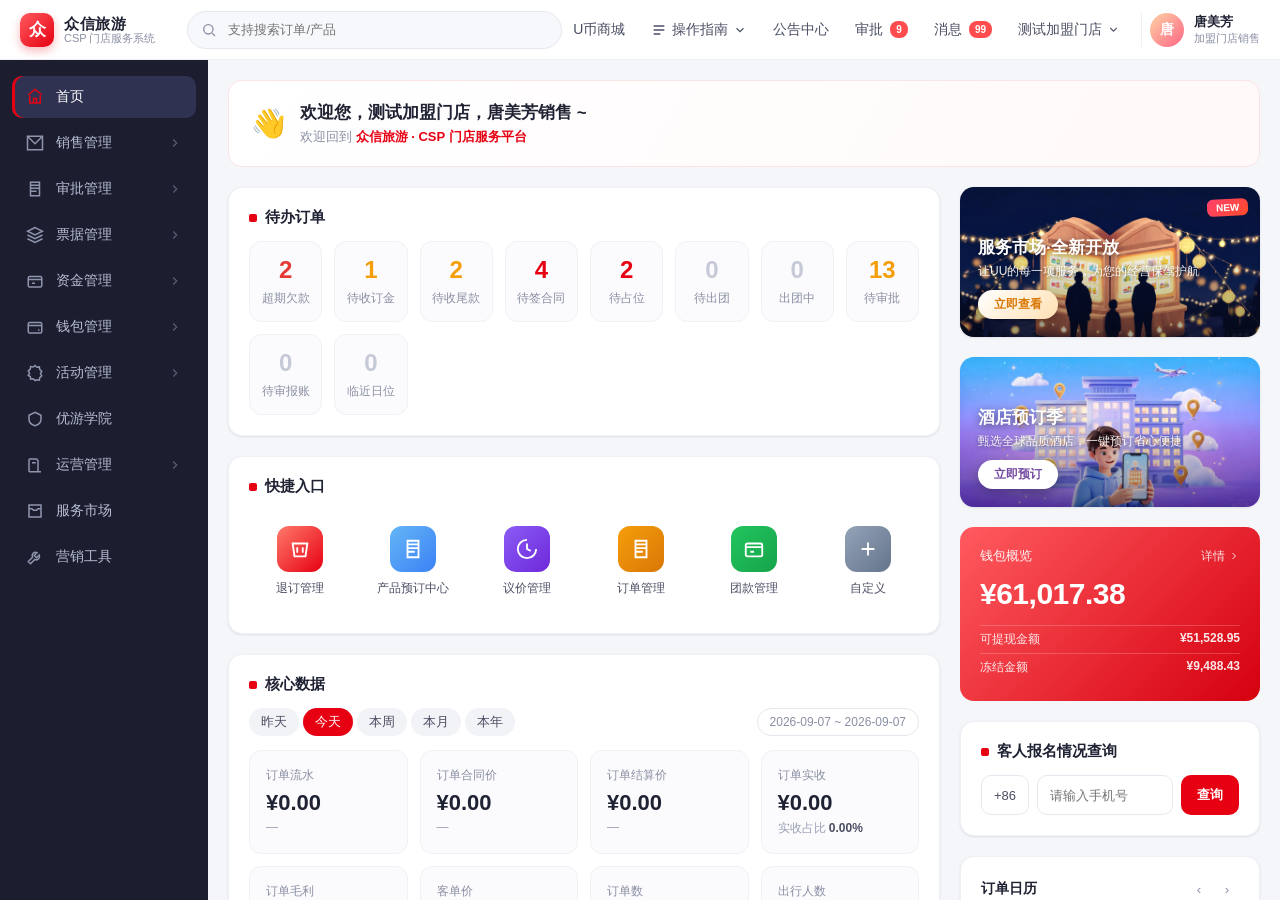
<file: csp-system.html>
<!DOCTYPE html>
<html lang="zh-CN">
<head>
<meta charset="UTF-8" />
<meta name="viewport" content="width=device-width, initial-scale=1.0" />
<title>CSP 门店服务系统 · 众信旅游</title>
<style>
  :root {
    --brand: #E60012;
    --brand-dark: #C2180B;
    --brand-soft: #FFE8EA;
    --brand-light: #FFF4F4;
    --ink: #1f2233;
    --ink-2: #4a4e63;
    --muted: #8a8fa3;
    --line: #eef0f4;
    --bg: #f5f6fa;
    --sidebar: #1c1e30;
    --sidebar-hover: #2a2d45;
    --sidebar-active: #2f3351;
    --green: #16a34a;
    --orange: #f59e0b;
    --blue: #3b82f6;
    --purple: #8b5cf6;
    --red: #ff4d4f;
    --shadow-sm: 0 1px 3px rgba(25,28,50,.06), 0 1px 2px rgba(25,28,50,.04);
    --shadow-md: 0 8px 24px rgba(25,28,50,.09);
    --shadow-lg: 0 20px 50px rgba(25,28,50,.18);
  }
  * { box-sizing: border-box; margin: 0; padding: 0; }
  html, body { height: 100%; }
  body {
    font-family: -apple-system, BlinkMacSystemFont, "PingFang SC", "Microsoft YaHei", "Helvetica Neue", sans-serif;
    color: var(--ink);
    background: var(--bg);
    font-size: 14px;
    -webkit-font-smoothing: antialiased;
    overflow: hidden;
  }
  a { color: inherit; text-decoration: none; }
  button { font-family: inherit; cursor: pointer; border: none; background: none; }

  /* ===== Header ===== */
  .app { height: 100vh; display: flex; flex-direction: column; }
  .header {
    height: 60px; flex: 0 0 60px;
    display: flex; align-items: center;
    background: #fff;
    border-bottom: 1px solid var(--line);
    padding: 0 20px;
    position: relative; z-index: 50;
  }
  .logo { display: flex; align-items: center; gap: 10px; margin-right: 32px; }
  .logo-mark {
    width: 34px; height: 34px; border-radius: 10px;
    background: linear-gradient(135deg, #FF5A5F, var(--brand));
    color: #fff; font-weight: 700; font-size: 17px;
    display: flex; align-items: center; justify-content: center;
    box-shadow: 0 4px 10px rgba(230,0,18,.28);
  }
  .logo-text { line-height: 1.15; }
  .logo-text b { font-size: 15px; letter-spacing: .5px; }
  .logo-text span { display: block; font-size: 11px; color: var(--muted); }
  .search {
    flex: 1; max-width: 420px; position: relative;
    display: flex; align-items: center;
  }
  .search svg { position: absolute; left: 14px; color: var(--muted); }
  .search input {
    width: 100%; height: 38px; border-radius: 20px; border: 1px solid #e6e8ef;
    background: #f7f8fb; padding: 0 42px 0 40px; font-size: 13px; outline: none;
    transition: .2s;
  }
  .search input:focus { border-color: var(--brand); background: #fff; }
  .header-right { margin-left: auto; display: flex; align-items: center; gap: 4px; }
  .hd-link {
    display: flex; align-items: center; gap: 5px;
    padding: 8px 11px; border-radius: 8px; color: var(--ink-2);
    font-size: 14px; position: relative; transition: .15s;
  }
  .hd-link:hover { color: var(--brand); background: var(--brand-light); }
  .hd-link .caret { transition: .2s; }
  .hd-link.open .caret { transform: rotate(180deg); }
  .mdot { position: absolute; top: 5px; right: 5px; width: 7px; height: 7px; border-radius: 50%; background: #ff3b5c; }
  .hd-link .new-badge { margin-left: 2px; font-size: 10px; color: #fff; background: var(--red); padding: 1px 6px; border-radius: 8px; font-weight: 700; line-height: 1.5; }
  .bell {
    width: 38px; height: 38px; border-radius: 50%;
    display: flex; align-items: center; justify-content: center;
    color: var(--ink-2); position: relative; transition: .15s;
  }
  .bell:hover { background: #f1f2f6; }
  .bell .badge {
    position: absolute; top: 3px; right: 2px;
    background: #ff3b5c; color: #fff; font-size: 10px; line-height: 1;
    padding: 3px 4px; border-radius: 8px; font-weight: 600;
  }
  .user { display: flex; align-items: center; gap: 10px; padding-left: 8px; margin-left: 6px; border-left: 1px solid var(--line); }
  .avatar {
    width: 34px; height: 34px; border-radius: 50%;
    background: linear-gradient(135deg, #FFD3A5, #FD6585);
    color: #fff; font-weight: 600; font-size: 14px;
    display: flex; align-items: center; justify-content: center;
  }
  .user-name { font-size: 13px; font-weight: 600; }
  .user-role { font-size: 11px; color: var(--muted); }

  /* ===== Dropdown (操作指南) ===== */
  .dropdown { position: relative; }
  .dropdown-panel {
    position: absolute; top: calc(100% + 8px); right: 0;
    min-width: 210px; background: #fff; border-radius: 12px;
    box-shadow: var(--shadow-lg); border: 1px solid var(--line);
    padding: 6px; z-index: 200; opacity: 0; visibility: hidden;
    transform: translateY(-6px); transition: .18s;
  }
  .dropdown.open .dropdown-panel { opacity: 1; visibility: visible; transform: translateY(0); }
  .dd-item {
    display: flex; align-items: center; gap: 10px;
    padding: 10px 12px; border-radius: 8px; color: var(--ink-2);
    font-size: 14px; transition: .12s; width: 100%; text-align: left;
  }
  .dd-item svg { color: var(--muted); flex: 0 0 auto; }
  .dd-item:hover { background: var(--brand-light); color: var(--brand); }
  .dd-item:hover svg { color: var(--brand); }
  .dd-divider { height: 1px; background: var(--line); margin: 6px 4px; }
  .dd-heading { font-size: 11px; color: var(--muted); padding: 6px 12px 4px; letter-spacing: .5px; }
  .dd-item .new-tag {
    margin-left: auto; font-size: 10px; color: var(--brand);
    background: var(--brand-soft); padding: 2px 6px; border-radius: 4px; font-weight: 600;
  }

  /* ===== Layout ===== */
  .body { flex: 1; display: flex; min-height: 0; }
  .sidebar {
    width: 208px; flex: 0 0 208px; background: var(--sidebar);
    padding: 16px 12px; overflow-y: auto;
  }
  .side-item {
    display: flex; align-items: center; gap: 12px;
    padding: 12px 14px; border-radius: 10px; color: #b7bcd2;
    font-size: 14px; margin-bottom: 4px; transition: .14s; width: 100%; text-align: left;
    position: relative;
  }
  .side-item svg { color: #8f94ad; flex: 0 0 auto; }
  .side-item:hover { background: var(--sidebar-hover); color: #fff; }
  .side-item:hover svg { color: #dfe2f0; }
  .side-item.active {
    background: var(--sidebar-active); color: #fff; font-weight: 500;
    box-shadow: inset 3px 0 0 var(--brand);
  }
  .side-item.active svg { color: var(--brand); }
  .side-item .arrow { margin-left: auto; opacity: .55; transition: .2s; }

  .content { flex: 1; overflow-y: auto; padding: 20px; min-width: 0; }

  .grid { display: grid; grid-template-columns: minmax(0, 1fr) 300px; gap: 20px; align-items: start; }
  .main-col { display: flex; flex-direction: column; gap: 20px; }
  .card {
    background: #fff; border-radius: 14px; box-shadow: var(--shadow-sm);
    border: 1px solid #f0f1f5;
  }
  .card-pad { padding: 20px; }

  .hero {
    background: linear-gradient(120deg, #fff, #fff9f9);
    border: 1px solid #fbe4e4;
    padding: 20px 22px; border-radius: 14px;
    display: flex; align-items: center; gap: 14px; margin-bottom: 20px;
  }
  .hero-emoji { font-size: 28px; }
  .hero b { font-size: 17px; }
  .hero .sub { color: var(--muted); font-size: 13px; margin-top: 4px; }
  .hero .sub em { color: var(--brand); font-style: normal; font-weight: 600; }

  .section-title { font-size: 15px; font-weight: 600; margin-bottom: 14px; display: flex; align-items: center; gap: 8px; }
  .section-title .dot { width: 8px; height: 8px; border-radius: 2px; background: var(--brand); display: inline-block; }

  /* 待办订单 */
  .todo-row { display: grid; grid-template-columns: repeat(8, 1fr); gap: 12px; }
  .todo-sub { display: grid; grid-template-columns: repeat(8, 1fr); gap: 12px; margin-top: 12px; }
  .todo-cell {
    text-align: center; padding: 14px 8px; border-radius: 12px;
    background: #fbfbfd; border: 1px solid #f0f1f5; transition: .15s; cursor: pointer;
  }
  .todo-cell:hover { border-color: var(--brand); background: var(--brand-light); }
  .todo-cell .num { font-size: 24px; font-weight: 700; color: var(--brand); }
  .todo-cell .label { font-size: 12px; color: var(--muted); margin-top: 6px; }
  .todo-cell.warn .num { color: var(--orange); }
  .todo-cell.red .num { color: #e53935; }
  .todo-cell.idle .num { color: #c6cad6; }

  /* 快捷入口 */
  .quick-row { display: grid; grid-template-columns: repeat(6, 1fr); gap: 12px; }
  .quick-cell {
    display: flex; flex-direction: column; align-items: center; gap: 8px;
    padding: 16px 6px; border-radius: 12px; cursor: pointer; transition: .15s;
  }
  .quick-cell:hover { background: #f7f8fb; }
  .quick-ico {
    width: 46px; height: 46px; border-radius: 12px;
    display: flex; align-items: center; justify-content: center; color: #fff;
  }
  .quick-cell span { font-size: 12px; color: var(--ink-2); }

  /* 核心数据 */
  .core-row { display: grid; grid-template-columns: repeat(4, 1fr); gap: 12px; }
  .core-cell {
    padding: 16px; border-radius: 12px; border: 1px solid #f0f1f5;
    background: #fbfbfd;
  }
  .core-cell .k { font-size: 12px; color: var(--muted); }
  .core-cell .v { font-size: 22px; font-weight: 700; margin-top: 6px; }
  .core-cell .s { font-size: 12px; color: #9aa0b5; margin-top: 4px; }
  .core-cell .s b { color: var(--ink-2); font-weight: 600; }

  .daterange { display: flex; align-items: center; gap: 4px; margin-bottom: 14px; }
  .daterange .chips { display: flex; gap: 4px; margin-right: auto; }
  .chip {
    padding: 5px 12px; border-radius: 14px; font-size: 13px; color: var(--ink-2);
    background: #f2f3f7; transition: .14s;
  }
  .chip:hover { background: #e8eaf1; }
  .chip.active { background: var(--brand); color: #fff; }
  .daterange .range {
    font-size: 12px; color: var(--muted); border: 1px solid #e6e8ef;
    padding: 6px 12px; border-radius: 14px; background: #fff;
  }

  /* 消息通知 */
  .noti-item { display: flex; gap: 12px; padding: 12px 0; border-bottom: 1px solid #f4f5f8; }
  .noti-item:last-child { border-bottom: none; }
  .noti-ico { width: 34px; height: 34px; border-radius: 9px; flex: 0 0 auto; display: flex; align-items: center; justify-content: center; }
  .noti-text { flex: 1; min-width: 0; }
  .noti-text p { font-size: 13px; line-height: 1.4; }
  .noti-time { font-size: 11px; color: #b2b6c6; margin-top: 3px; }

  /* 右侧栏 */
  .right-col { display: flex; flex-direction: column; gap: 20px; }

  .promo {
    position: relative; border-radius: 14px; overflow: hidden; height: 150px;
    background-size: cover; background-position: center; color: #fff;
    padding: 18px; display: flex; flex-direction: column; justify-content: flex-end;
    box-shadow: var(--shadow-sm);
  }
  .promo::after { content: ""; position: absolute; inset: 0; background: linear-gradient(180deg, rgba(0,0,0,0) 40%, rgba(0,0,0,.38) 100%); }
  .promo .p-new {
    position: absolute; top: 12px; right: 12px; z-index: 2;
    font-size: 10px; font-weight: 700; color: #fff; background: linear-gradient(135deg,#FF416C,#FF4B2B);
    padding: 3px 9px; border-radius: 6px; transform: rotate(-3deg);
  }
  .promo .p-text { position: relative; z-index: 2; }
  .promo .p-text b { font-size: 17px; display: block; text-shadow: 0 2px 8px rgba(0,0,0,.55); }
  .promo .p-text span { font-size: 12px; opacity: .92; margin-top: 4px; display: block; text-shadow: 0 1px 4px rgba(0,0,0,.5); }
  .promo .p-btn {
    position: relative; z-index: 2; margin-top: 10px; align-self: flex-start;
    display: inline-flex; align-items: center; padding: 6px 16px; border-radius: 16px;
    background: #fff; color: #764ba2; font-size: 12px; font-weight: 700;
    box-shadow: 0 4px 12px rgba(0,0,0,.25);
  }

  /* 钱包 */
  .wallet { background: linear-gradient(135deg, #ff5a5f, #d5000f); color: #fff; border-radius: 14px; padding: 20px; }
  .wallet .w-head { display: flex; align-items: center; justify-content: space-between; font-size: 13px; opacity: .95; }
  .wallet .w-head a { display: inline-flex; align-items: center; gap: 3px; font-size: 12px; opacity: .9; }
  .wallet .w-total { font-size: 30px; font-weight: 800; margin: 12px 0 14px; letter-spacing: -.5px; }
  .wallet .w-row { display: flex; justify-content: space-between; font-size: 12px; opacity: .9; padding: 5px 0; border-top: 1px solid rgba(255,255,255,.22); }
  .wallet .w-row span:last-child { font-weight: 600; }

  /* 客人查询 */
  .guest { display: flex; gap: 8px; align-items: stretch; }
  .guest .cc { display: flex; align-items: center; gap: 4px; padding: 0 12px; border: 1px solid #e6e8ef; border-radius: 10px; background: #fff; font-size: 13px; color: var(--ink-2); }
  .guest input { flex: 1; min-width: 0; height: 40px; border: 1px solid #e6e8ef; border-radius: 10px; padding: 0 12px; font-size: 13px; outline: none; }
  .guest input:focus { border-color: var(--brand); }
  .guest .g-btn { padding: 0 16px; border-radius: 10px; background: var(--brand); color: #fff; font-size: 13px; font-weight: 600; }

  .calendar-head { display: flex; align-items: center; justify-content: space-between; margin-bottom: 12px; }
  .calendar-head b { font-size: 14px; }
  .calendar-head .nav { display: flex; gap: 4px; }
  .calendar-head .nav button { width: 24px; height: 24px; border-radius: 6px; color: var(--muted); }
  .calendar-head .nav button:hover { background: #f1f2f6; }
  .cal-grid { display: grid; grid-template-columns: repeat(7, 1fr); gap: 2px; text-align: center; }
  .cal-grid .dow { font-size: 11px; color: var(--muted); padding: 4px 0; }
  .cal-day {
    font-size: 12px; height: 30px; display: flex; align-items: center; justify-content: center;
    border-radius: 6px; color: var(--ink-2); position: relative;
  }
  .cal-day:hover { background: #f4f5f8; }
  .cal-day.today { background: var(--brand); color: #fff; font-weight: 600; }
  .cal-day.dot::after { content: ""; position: absolute; bottom: 3px; left: 50%; transform: translateX(-50%); width: 4px; height: 4px; border-radius: 50%; background: var(--brand); }
  .cal-day.today.dot::after { background: #fff; }

  .anno-item { display: flex; gap: 10px; padding: 10px 0; border-bottom: 1px solid #f4f5f8; align-items: flex-start; }
  .anno-item:last-child { border-bottom: none; }
  .anno-item .new { flex: 0 0 auto; font-size: 10px; color: #fff; background: var(--brand); padding: 2px 6px; border-radius: 4px; font-weight: 600; margin-top: 2px; }
  .anno-item p { font-size: 13px; line-height: 1.4; }
  .anno-item .t { font-size: 11px; color: #b2b6c6; margin-top: 2px; }

  ::-webkit-scrollbar { width: 8px; height: 8px; }
  ::-webkit-scrollbar-thumb { background: #d5d8e2; border-radius: 4px; }
  ::-webkit-scrollbar-thumb:hover { background: #c2c6d4; }
</style>
</head>
<body>
<div class="app">
  <!-- ===== Header ===== -->
  <header class="header">
    <div class="logo">
      <div class="logo-mark">众</div>
      <div class="logo-text">
        <b>众信旅游</b>
        <span>CSP 门店服务系统</span>
      </div>
    </div>

    <div class="search">
      <svg width="16" height="16" viewBox="0 0 24 24" fill="none" stroke="currentColor" stroke-width="2"><circle cx="11" cy="11" r="7"/><path d="m21 21-4.3-4.3"/></svg>
      <input type="text" placeholder="支持搜索订单/产品" />
    </div>

    <div class="header-right">
      <a class="hd-link" href="#">U币商城</a>

      <div class="dropdown" id="guideDropdown">
        <a class="hd-link" id="guideBtn" href="#">
          <svg width="16" height="16" viewBox="0 0 24 24" fill="none" stroke="currentColor" stroke-width="2"><path d="M4 6h16M4 12h16M4 18h10"/></svg>
          操作指南
          <svg class="caret" width="14" height="14" viewBox="0 0 24 24" fill="none" stroke="currentColor" stroke-width="2"><path d="m6 9 6 6 6-6"/></svg>
        </a>
        <div class="dropdown-panel">
          <div class="dd-item">
            <svg width="16" height="16" viewBox="0 0 24 24" fill="none" stroke="currentColor" stroke-width="2"><circle cx="12" cy="12" r="9"/><path d="M9.5 8.5v7l6-3.5z"/></svg>
            操作视频
          </div>
          <div class="dd-item">
            <svg width="16" height="16" viewBox="0 0 24 24" fill="none" stroke="currentColor" stroke-width="2"><path d="M4 4h16v16H4z"/><path d="M4 9h16"/><path d="M9 9v11"/></svg>
            操作手册
          </div>
          <div class="dd-divider"></div>
          <div class="dd-heading">集团制度</div>
          <button class="dd-item" id="openDocsBtn">
            <svg width="16" height="16" viewBox="0 0 24 24" fill="none" stroke="currentColor" stroke-width="2"><path d="M3 8a2 2 0 0 1 2-2h4l2 2h8a2 2 0 0 1 2 2v8a2 2 0 0 1-2 2H5a2 2 0 0 1-2-2z"/></svg>
            集团文件中心
            <span class="new-tag">NEW</span>
          </button>
        </div>
      </div>

      <a class="hd-link" href="#">公告中心</a>
      <a class="hd-link" href="#">审批<span class="new-badge">9</span></a>
      <a class="hd-link" href="#">消息<span class="new-badge">99</span></a>
      <a class="hd-link" href="#">测试加盟门店<svg class="caret" width="13" height="13" viewBox="0 0 24 24" fill="none" stroke="currentColor" stroke-width="2"><path d="m6 9 6 6 6-6"/></svg></a>

      <div class="user">
        <div class="avatar">唐</div>
        <div>
          <div class="user-name">唐美芳</div>
          <div class="user-role">加盟门店销售</div>
        </div>
      </div>
    </div>
  </header>

  <div class="body">
    <!-- ===== Sidebar ===== -->
    <aside class="sidebar">
      <button class="side-item active">
        <svg width="18" height="18" viewBox="0 0 24 24" fill="none" stroke="currentColor" stroke-width="2"><path d="m3 9 9-7 9 7"/><path d="M5 10v10h14V10"/><path d="M10 20v-6h4v6"/></svg>
        首页
      </button>
      <button class="side-item">
        <svg width="18" height="18" viewBox="0 0 24 24" fill="none" stroke="currentColor" stroke-width="2"><path d="M22 3 12 13 2 3M2 3h20v18H2z"/></svg>
        销售管理
        <svg class="arrow" width="14" height="14" viewBox="0 0 24 24" fill="none" stroke="currentColor" stroke-width="2"><path d="m9 6 6 6-6 6"/></svg>
      </button>
      <button class="side-item">
        <svg width="18" height="18" viewBox="0 0 24 24" fill="none" stroke="currentColor" stroke-width="2"><path d="M6 3h12v18H6z"/><path d="M6 7h12M6 11h12M6 15h8"/></svg>
        审批管理
        <svg class="arrow" width="14" height="14" viewBox="0 0 24 24" fill="none" stroke="currentColor" stroke-width="2"><path d="m9 6 6 6-6 6"/></svg>
      </button>
      <button class="side-item">
        <svg width="18" height="18" viewBox="0 0 24 24" fill="none" stroke="currentColor" stroke-width="2"><path d="M12 2 2 7l10 5 10-5-10-5z"/><path d="M2 12l10 5 10-5"/><path d="M2 17l10 5 10-5"/></svg>
        票据管理
        <svg class="arrow" width="14" height="14" viewBox="0 0 24 24" fill="none" stroke="currentColor" stroke-width="2"><path d="m9 6 6 6-6 6"/></svg>
      </button>
      <button class="side-item">
        <svg width="18" height="18" viewBox="0 0 24 24" fill="none" stroke="currentColor" stroke-width="2"><rect x="3" y="6" width="18" height="14" rx="2"/><path d="M3 10h18"/><path d="M8 15h4"/></svg>
        资金管理
        <svg class="arrow" width="14" height="14" viewBox="0 0 24 24" fill="none" stroke="currentColor" stroke-width="2"><path d="m9 6 6 6-6 6"/></svg>
      </button>
      <button class="side-item">
        <svg width="18" height="18" viewBox="0 0 24 24" fill="none" stroke="currentColor" stroke-width="2"><rect x="3" y="6" width="18" height="14" rx="2"/><path d="M3 10h18"/><path d="M16 16h2"/></svg>
        钱包管理
        <svg class="arrow" width="14" height="14" viewBox="0 0 24 24" fill="none" stroke="currentColor" stroke-width="2"><path d="m9 6 6 6-6 6"/></svg>
      </button>
      <button class="side-item">
        <svg width="18" height="18" viewBox="0 0 24 24" fill="none" stroke="currentColor" stroke-width="2"><path d="M12 2l2.4 2.4 3.4-.5.5 3.4L21 9.7l-1.7 3 1.7 3-2.7 2.4-.5 3.4-3.4-.5L12 22l-2.4-2.4-3.4.5-.5-3.4L3 15.3l1.7-3L3 9.3l2.7-2.4.5-3.4 3.4.5z"/></svg>
        活动管理
        <svg class="arrow" width="14" height="14" viewBox="0 0 24 24" fill="none" stroke="currentColor" stroke-width="2"><path d="m9 6 6 6-6 6"/></svg>
      </button>
      <button class="side-item">
        <svg width="18" height="18" viewBox="0 0 24 24" fill="none" stroke="currentColor" stroke-width="2"><path d="M12 3l8 4v5c0 4.6-3.2 7.7-8 9-4.8-1.3-8-4.4-8-9V7l8-4z"/></svg>
        优游学院
      </button>
      <button class="side-item">
        <svg width="18" height="18" viewBox="0 0 24 24" fill="none" stroke="currentColor" stroke-width="2"><path d="M4 21V5a1 1 0 0 1 1-1h9l2 2v15"/><path d="M4 21h16M8 9h5"/></svg>
        运营管理
        <svg class="arrow" width="14" height="14" viewBox="0 0 24 24" fill="none" stroke="currentColor" stroke-width="2"><path d="m9 6 6 6-6 6"/></svg>
      </button>
      <button class="side-item">
        <svg width="18" height="18" viewBox="0 0 24 24" fill="none" stroke="currentColor" stroke-width="2"><path d="M4 4h16v16H4z"/><path d="M4 9h4l2 2h4l2-2h4"/></svg>
        服务市场
      </button>
      <button class="side-item">
        <svg width="18" height="18" viewBox="0 0 24 24" fill="none" stroke="currentColor" stroke-width="2"><path d="M14.7 6.3a4.5 4.5 0 0 0-6 6L3 18l3 3 5.7-5.7a4.5 4.5 0 0 0 6-6L14 13l-3-3 3.7-3.7z"/></svg>
        营销工具
      </button>
    </aside>

    <!-- ===== Main content ===== -->
    <main class="content">
      <div class="hero">
        <div class="hero-emoji">👋</div>
        <div>
          <b>欢迎您，测试加盟门店，唐美芳销售 ~</b>
          <div class="sub">欢迎回到 <em>众信旅游 · CSP 门店服务平台</em></div>
        </div>
      </div>

      <div class="grid">
        <div class="main-col">
          <!-- 待办订单 -->
          <div class="card card-pad">
            <div class="section-title"><span class="dot"></span>待办订单</div>
            <div class="todo-row">
              <div class="todo-cell red"><div class="num">2</div><div class="label">超期欠款</div></div>
              <div class="todo-cell warn"><div class="num">1</div><div class="label">待收订金</div></div>
              <div class="todo-cell warn"><div class="num">2</div><div class="label">待收尾款</div></div>
              <div class="todo-cell"><div class="num">4</div><div class="label">待签合同</div></div>
              <div class="todo-cell"><div class="num">2</div><div class="label">待占位</div></div>
              <div class="todo-cell idle"><div class="num">0</div><div class="label">待出团</div></div>
              <div class="todo-cell idle"><div class="num">0</div><div class="label">出团中</div></div>
              <div class="todo-cell warn"><div class="num">13</div><div class="label">待审批</div></div>
            </div>
            <div class="todo-sub">
              <div class="todo-cell idle"><div class="num">0</div><div class="label">待审报账</div></div>
              <div class="todo-cell idle"><div class="num">0</div><div class="label">临近日位</div></div>
            </div>
          </div>

          <!-- 快捷入口 -->
          <div class="card card-pad">
            <div class="section-title"><span class="dot"></span>快捷入口</div>
            <div class="quick-row">
              <div class="quick-cell"><div class="quick-ico" style="background:linear-gradient(135deg,#ff7a6b,#e60012)"><svg width="22" height="22" viewBox="0 0 24 24" fill="none" stroke="#fff" stroke-width="2"><path d="M3 6h18M4 6l2 14h12l2-14"/><path d="M9 10v6M15 10v6"/></svg></div><span>退订管理</span></div>
              <div class="quick-cell"><div class="quick-ico" style="background:linear-gradient(135deg,#64b5f6,#3b82f6)"><svg width="22" height="22" viewBox="0 0 24 24" fill="none" stroke="#fff" stroke-width="2"><path d="M6 3h12v18H6z"/><path d="M6 7h12M6 11h12M6 15h8"/></svg></div><span>产品预订中心</span></div>
              <div class="quick-cell"><div class="quick-ico" style="background:linear-gradient(135deg,#8b5cf6,#6d28d9)"><svg width="22" height="22" viewBox="0 0 24 24" fill="none" stroke="#fff" stroke-width="2"><path d="M12 2a10 10 0 1 0 10 10"/><path d="M12 6v6l4 2"/></svg></div><span>议价管理</span></div>
              <div class="quick-cell"><div class="quick-ico" style="background:linear-gradient(135deg,#f59e0b,#d97706)"><svg width="22" height="22" viewBox="0 0 24 24" fill="none" stroke="#fff" stroke-width="2"><path d="M6 3h12v18H6z"/><path d="M6 7h12M6 11h12M6 15h8"/></svg></div><span>订单管理</span></div>
              <div class="quick-cell"><div class="quick-ico" style="background:linear-gradient(135deg,#22c55e,#16a34a)"><svg width="22" height="22" viewBox="0 0 24 24" fill="none" stroke="#fff" stroke-width="2"><rect x="3" y="6" width="18" height="14" rx="2"/><path d="M3 10h18M8 15h4"/></svg></div><span>团款管理</span></div>
              <div class="quick-cell"><div class="quick-ico" style="background:linear-gradient(135deg,#94a3b8,#64748b)"><svg width="22" height="22" viewBox="0 0 24 24" fill="none" stroke="#fff" stroke-width="2"><path d="M12 5v14M5 12h14"/></svg></div><span>自定义</span></div>
            </div>
          </div>

          <!-- 核心数据 -->
          <div class="card card-pad">
            <div class="section-title"><span class="dot"></span>核心数据</div>
            <div class="daterange">
              <div class="chips">
                <button class="chip">昨天</button>
                <button class="chip active">今天</button>
                <button class="chip">本周</button>
                <button class="chip">本月</button>
                <button class="chip">本年</button>
              </div>
              <div class="range">2026-09-07 ~ 2026-09-07</div>
            </div>
            <div class="core-row">
              <div class="core-cell"><div class="k">订单流水</div><div class="v">¥0.00</div><div class="s">—</div></div>
              <div class="core-cell"><div class="k">订单合同价</div><div class="v">¥0.00</div><div class="s">—</div></div>
              <div class="core-cell"><div class="k">订单结算价</div><div class="v">¥0.00</div><div class="s">—</div></div>
              <div class="core-cell"><div class="k">订单实收</div><div class="v">¥0.00</div><div class="s">实收占比 <b>0.00%</b></div></div>
              <div class="core-cell"><div class="k">订单毛利</div><div class="v">¥0.00</div><div class="s">毛利率 <b>0.00%</b></div></div>
              <div class="core-cell"><div class="k">客单价</div><div class="v">¥0.00</div><div class="s">—</div></div>
              <div class="core-cell"><div class="k">订单数</div><div class="v">0</div><div class="s">新增订单 <b>0</b></div></div>
              <div class="core-cell"><div class="k">出行人数</div><div class="v">0</div><div class="s">新增人数 <b>0</b></div></div>
            </div>
          </div>

          <!-- 消息通知 -->
          <div class="card card-pad">
            <div class="section-title"><span class="dot"></span>消息通知</div>
            <div class="noti-item">
              <div class="noti-ico" style="background:#ffe9e9;color:#e60012"><svg width="17" height="17" viewBox="0 0 24 24" fill="none" stroke="currentColor" stroke-width="2"><path d="M6 3h12v18H6z"/><path d="M6 7h12M6 11h12M6 15h8"/></svg></div>
              <div class="noti-text"><p>订单 <b>#SO20260907018</b> 已取消，供应商已退款，请留意入账。</p><div class="noti-time">23小时前</div></div>
            </div>
            <div class="noti-item">
              <div class="noti-ico" style="background:#e8f4fd;color:#3b82f6"><svg width="17" height="17" viewBox="0 0 24 24" fill="none" stroke="currentColor" stroke-width="2"><path d="M12 2a10 10 0 1 0 10 10"/><path d="M12 6v6l4 2"/></svg></div>
              <div class="noti-text"><p>订单 <b>#SO20260907012</b> 待签合同，请在 48 小时内完成签署。</p><div class="noti-time">20小时前</div></div>
            </div>
            <div class="noti-item">
              <div class="noti-ico" style="background:#fef4e6;color:#f59e0b"><svg width="17" height="17" viewBox="0 0 24 24" fill="none" stroke="currentColor" stroke-width="2"><path d="M12 9v4m0 4h.01"/><path d="M10.3 3.9 2.7 17a2 2 0 0 0 1.7 3h15.2a2 2 0 0 0 1.7-3L13.7 3.9a2 2 0 0 0-3.4 0z"/></svg></div>
              <div class="noti-text"><p>订单 <b>#SO20260907003</b> 超期欠款，请尽快完成尾款收款。</p><div class="noti-time">1天前</div></div>
            </div>
          </div>
        </div>

        <!-- 右侧栏 -->
        <div class="right-col">
          <div class="promo" style="background-image:url('assets/img/csp-banner-market-new.jpg')">
            <span class="p-new">NEW</span>
            <div class="p-text">
              <b>服务市场·全新开放</b>
              <span>让UU的每一项服务，为您的经营保驾护航</span>
            </div>
            <span class="p-btn" style="background:linear-gradient(135deg,#fff,#ffe0b2);color:#d97706;">立即查看</span>
          </div>
          <div class="promo" style="background-image:url('assets/img/csp-banner-hotel-new.jpg')">
            <div class="p-text">
              <b>酒店预订季</b>
              <span>甄选全球品质酒店，一键预订省心便捷</span>
            </div>
            <span class="p-btn">立即预订</span>
          </div>

          <div class="wallet">
            <div class="w-head">钱包概览 <a href="#">详情 <svg width="12" height="12" viewBox="0 0 24 24" fill="none" stroke="currentColor" stroke-width="2"><path d="m9 18 6-6-6-6"/></svg></a></div>
            <div class="w-total">¥61,017.38</div>
            <div class="w-row"><span>可提现金额</span><span>¥51,528.95</span></div>
            <div class="w-row"><span>冻结金额</span><span>¥9,488.43</span></div>
          </div>

          <div class="card card-pad">
            <div class="section-title"><span class="dot"></span>客人报名情况查询</div>
            <div class="guest">
              <div class="cc">+86</div>
              <input type="text" placeholder="请输入手机号" />
              <button class="g-btn">查询</button>
            </div>
          </div>

          <div class="card card-pad">
            <div class="calendar-head">
              <b>订单日历</b>
              <div class="nav"><button>‹</button><button>›</button></div>
            </div>
            <div class="cal-grid">
              <div class="dow">日</div><div class="dow">一</div><div class="dow">二</div><div class="dow">三</div><div class="dow">四</div><div class="dow">五</div><div class="dow">六</div>
              <div class="cal-day">25</div><div class="cal-day">26</div><div class="cal-day">27</div><div class="cal-day">28</div><div class="cal-day">29</div><div class="cal-day">30</div><div class="cal-day">31</div>
              <div class="cal-day">1</div><div class="cal-day">2</div><div class="cal-day">3</div><div class="cal-day">4</div><div class="cal-day">5</div><div class="cal-day">6</div><div class="cal-day today">7</div>
              <div class="cal-day dot">8</div><div class="cal-day">9</div><div class="cal-day">10</div><div class="cal-day">11</div><div class="cal-day">12</div><div class="cal-day">13</div><div class="cal-day">14</div>
              <div class="cal-day">15</div><div class="cal-day">16</div><div class="cal-day">17</div><div class="cal-day dot">18</div><div class="cal-day">19</div><div class="cal-day">20</div><div class="cal-day">21</div>
              <div class="cal-day">22</div><div class="cal-day">23</div><div class="cal-day">24</div><div class="cal-day">25</div><div class="cal-day">26</div><div class="cal-day">27</div><div class="cal-day">28</div>
              <div class="cal-day">29</div><div class="cal-day">30</div><div class="cal-day"></div><div class="cal-day"></div><div class="cal-day"></div><div class="cal-day"></div><div class="cal-day"></div>
            </div>
          </div>
        </div>
      </div>
    </main>
  </div>
</div>

<script>
  const dropdown = document.getElementById("guideDropdown");
  const guideBtn = document.getElementById("guideBtn");
  guideBtn.addEventListener("click", (e) => { e.preventDefault(); dropdown.classList.toggle("open"); });
  document.addEventListener("click", (e) => {
    if (!dropdown.contains(e.target)) dropdown.classList.remove("open");
  });

  document.getElementById("openDocsBtn").addEventListener("click", () => {
    dropdown.classList.remove("open");
    window.open("group-document-center.html?sys=csp", "_blank", "noopener");
  });
</script>
</body>
</html>
</file>
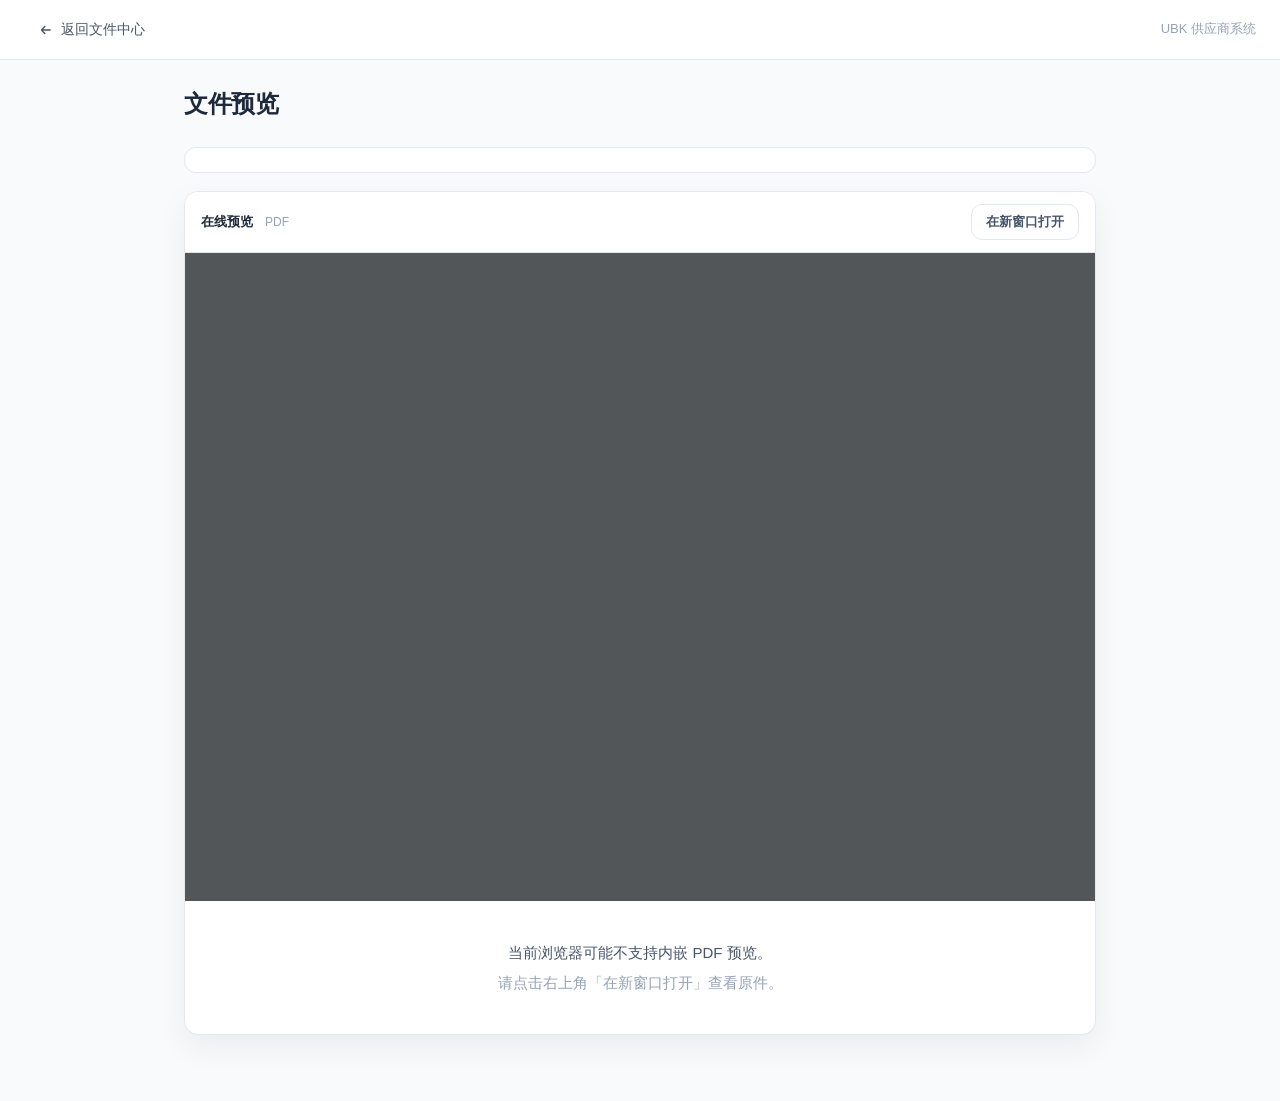
<file: file-preview.html>
<!DOCTYPE html>
<html lang="zh-CN">
<head>
<meta charset="UTF-8" />
<meta name="viewport" content="width=device-width, initial-scale=1.0" />
<title>文件在线预览</title>
<style>
  :root {
    --navy: #1B3A5F;
    --navy-2: #12304f;
    --ink: #1E293B;
    --ink-2: #475569;
    --muted: #94A3B8;
    --line: #E2E8F0;
    --bg: #F8FAFC;
  }
  * { box-sizing: border-box; margin: 0; padding: 0; }
  body {
    font-family: -apple-system, BlinkMacSystemFont, "PingFang SC", "Microsoft YaHei", "Helvetica Neue", sans-serif;
    color: var(--ink); background: var(--bg); font-size: 15px; line-height: 1.55;
    -webkit-font-smoothing: antialiased;
  }
  a { color: inherit; text-decoration: none; }

  .nav {
    position: sticky; top: 0; z-index: 60; height: 60px;
    display: flex; align-items: center; gap: 14px; padding: 0 24px;
    background: #fff; border-bottom: 1px solid var(--line);
  }
  .back {
    display: inline-flex; align-items: center; gap: 7px; padding: 8px 14px;
    border-radius: 10px; color: var(--ink-2); font-size: 14px; transition: .15s;
  }
  .back:hover { color: var(--navy); background: #eef2f7; }
  .sys-name { font-size: 13px; color: var(--muted); margin-left: auto; }

  .wrap { max-width: 960px; margin: 0 auto; padding: 28px 24px 48px; }
  .head { display: flex; align-items: flex-start; gap: 16px; margin-bottom: 20px; }
  .head-info { flex: 1; min-width: 0; }
  .head h1 { font-size: 24px; font-weight: 800; line-height: 1.3; letter-spacing: -.3px; }
  .head .sub { margin-top: 8px; color: var(--ink-2); font-size: 14px; display: flex; flex-wrap: wrap; gap: 14px; align-items: center; }
  .head .sub span { display: inline-flex; align-items: center; gap: 5px; }
  .code { font-size: 12px; color: var(--muted); letter-spacing: .2px; }
  .tag { font-size: 11px; padding: 3px 10px; border-radius: 20px; font-weight: 500; }
  .desc { color: var(--ink-2); font-size: 14px; background: #fff; border: 1px solid var(--line); border-radius: 12px; padding: 12px 16px; margin-bottom: 18px; }

  .viewer {
    position: relative; background: #fff; border: 1px solid var(--line);
    border-radius: 14px; overflow: hidden; box-shadow: 0 12px 32px rgba(15,23,42,.06);
  }
  .viewer-bar {
    display: flex; align-items: center; gap: 12px; padding: 12px 16px;
    border-bottom: 1px solid var(--line); background: #fff;
  }
  .viewer-bar b { font-size: 13px; }
  .viewer-bar .spacer { flex: 1; }
  iframe { width: 100%; height: 72vh; border: none; display: block; background: #525659; }

  .actions { margin-top: 18px; display: flex; gap: 12px; }
  .btn {
    display: inline-flex; align-items: center; gap: 8px; padding: 11px 20px;
    border-radius: 11px; font-size: 14px; font-weight: 600; transition: .15s;
  }
  .btn-primary { background: var(--navy); color: #fff; }
  .btn-primary:hover { background: var(--navy-2); }
  .btn-ghost { border: 1px solid var(--line); background: #fff; color: var(--ink-2); }
  .btn-ghost:hover { border-color: var(--navy); color: var(--navy); }

  .fallback { display: none; padding: 40px 20px; text-align: center; color: var(--ink-2); }
</style>
</head>
<body>
  <nav class="nav">
    <a class="back" id="backBtn" href="#">
      <svg width="16" height="16" viewBox="0 0 24 24" fill="none" stroke="currentColor" stroke-width="2"><path d="M19 12H5m0 0 6-6m-6 6 6 6"/></svg>
      返回文件中心
    </a>
    <span class="sys-name" id="sysName"></span>
  </nav>

  <div class="wrap">
    <div class="head">
      <div class="head-info">
        <h1 id="fileName">文件预览</h1>
        <div class="sub">
          <span class="code" id="fileCode"></span>
          <span id="fileDept"></span>
          <span id="fileDate"></span>
          <span id="fileSize"></span>
        </div>
      </div>
      <span class="tag" id="fileMajor" style="display:none"></span>
    </div>

    <div class="desc" id="fileDesc"></div>

    <div class="viewer">
      <div class="viewer-bar">
        <b>在线预览</b>
        <span style="font-size:12px;color:var(--muted)">PDF</span>
        <span class="spacer"></span>
        <a class="btn btn-ghost" id="openRaw" href="#" target="_blank" rel="noopener" style="padding:7px 14px;font-size:13px">在新窗口打开</a>
      </div>
      <iframe id="pdfFrame" title="文件预览" src=""></iframe>
      <div class="fallback" id="fallback">
        <p style="font-size:15px">当前浏览器可能不支持内嵌 PDF 预览。</p>
        <p style="margin-top:6px;color:var(--muted)">请点击右上角「在新窗口打开」查看原件。</p>
      </div>
    </div>

    <div class="actions">
      <a class="btn btn-primary" id="downloadBtn" href="#" download>
        <svg width="16" height="16" viewBox="0 0 24 24" fill="none" stroke="currentColor" stroke-width="2"><path d="M12 3v12m0 0 4-4m-4 4-4-4"/><path d="M4 21h16"/></svg>
        下载文件
      </a>
    </div>
  </div>

<script>
  const SYS_NAME = { ubk: "UBK 供应商系统", csp: "CSP 门店服务系统", uom: "UOM 运营管理系统" };
  const MAJOR_META = {
    "制度与规范": { bg: "#fde8ef", color: "#c2185b" },
    "财务结算":   { bg: "#e8f0fe", color: "#1d4ed8" },
    "服务与安全": { bg: "#e7f6ec", color: "#15803d" },
  };

  const q = new URLSearchParams(location.search);
  const sys = SYS_NAME[q.get("sys")] ? q.get("sys") : "ubk";
  const file = q.get("file") || "";
  const name = q.get("name") || "文件预览";
  const code = q.get("code") || "";
  const major = q.get("major") || "";
  const date = q.get("date") || "";
  const size = q.get("size") || "";
  const dept = q.get("dept") || "";
  const desc = q.get("desc") || "";

  document.title = name + " · 在线预览";

  document.getElementById("backBtn").href = "group-document-center.html?sys=" + sys;
  document.getElementById("sysName").textContent = SYS_NAME[sys];

  document.getElementById("fileName").textContent = name.replace(".pdf", "");
  document.getElementById("fileDept").textContent = dept;
  document.getElementById("fileDate").textContent = date;
  document.getElementById("fileSize").textContent = size;
  document.getElementById("fileDesc").textContent = desc;

  if (sys === "uom" && code) {
    document.getElementById("fileCode").textContent = code;
  }
  if (sys === "uom" && major && MAJOR_META[major]) {
    const m = MAJOR_META[major];
    const el = document.getElementById("fileMajor");
    el.style.display = "inline-block";
    el.style.background = m.bg;
    el.style.color = m.color;
    el.textContent = major;
  }

  if (file) {
    document.getElementById("pdfFrame").src = file;
    document.getElementById("openRaw").href = file;
    document.getElementById("downloadBtn").href = file;
    document.getElementById("downloadBtn").setAttribute("download", name);
  } else {
    document.getElementById("fallback").style.display = "block";
    document.getElementById("downloadBtn").style.display = "none";
  }
</script>
</body>
</html>
</file>
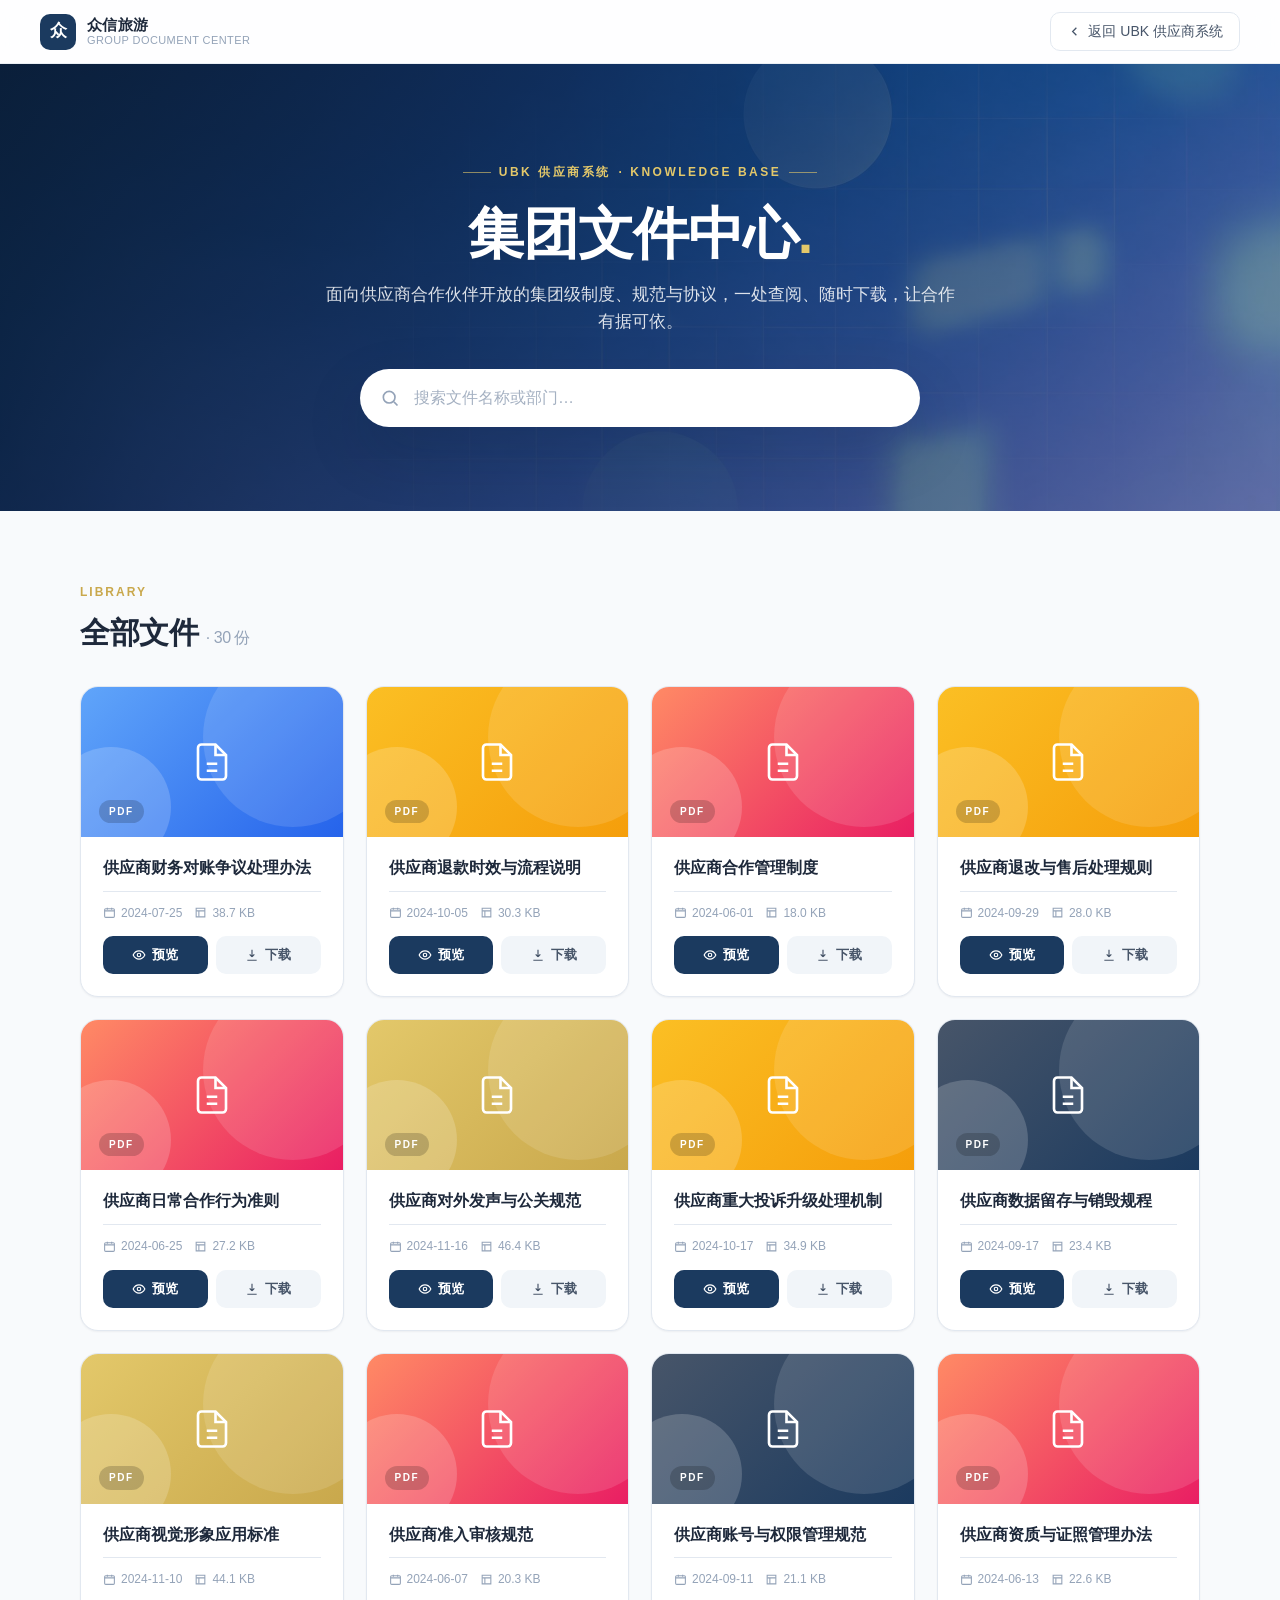
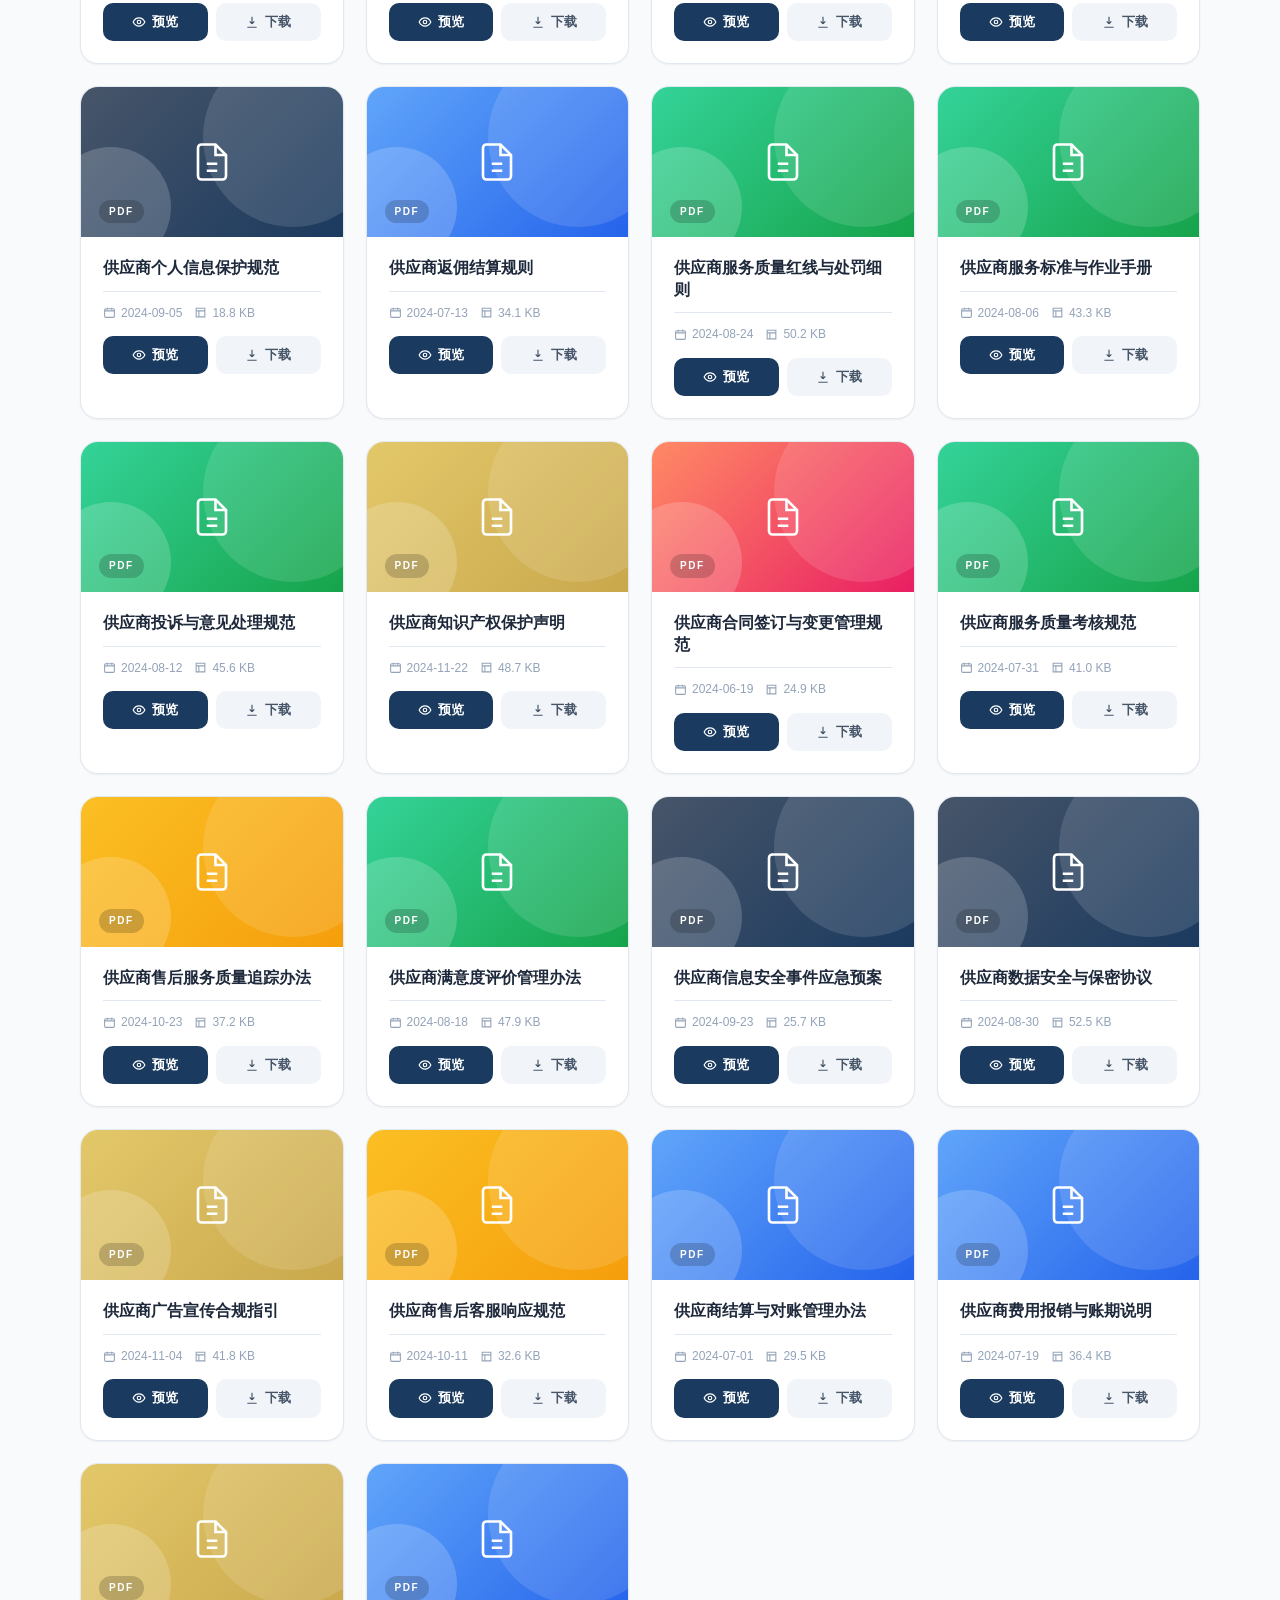
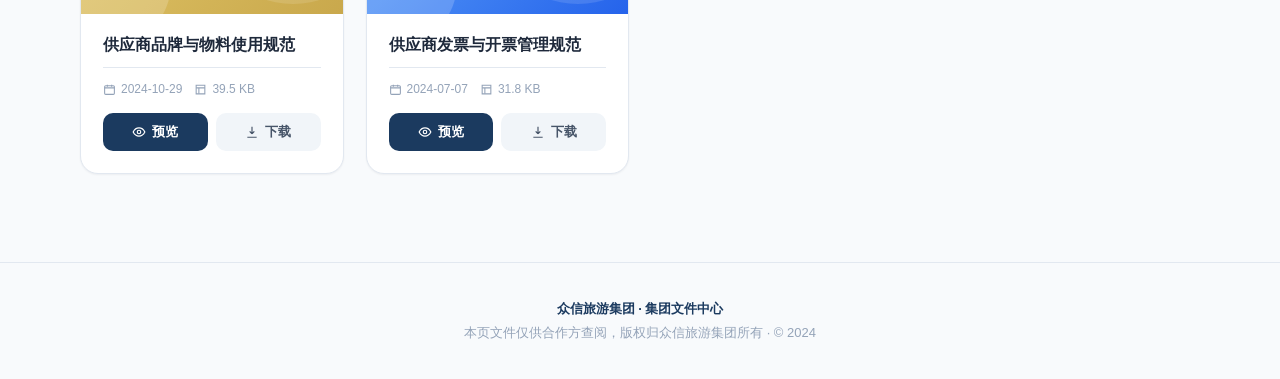
<file: group-document-center.html>
<!DOCTYPE html>
<html lang="zh-CN">
<head>
<meta charset="UTF-8" />
<meta name="viewport" content="width=device-width, initial-scale=1.0" />
<title>集团文件中心 · 众信旅游</title>
<style>
  :root {
    --navy: #1B3A5F;
    --navy-2: #12304f;
    --navy-3: #0e2740;
    --gold: #C9A84C;
    --gold-2: #e3c86a;
    --ink: #1E293B;
    --ink-2: #475569;
    --muted: #94A3B8;
    --line: #E2E8F0;
    --bg: #F8FAFC;
    --card: #FFFFFF;
    --shadow-sm: 0 1px 2px rgba(15,23,42,.05);
    --shadow-md: 0 12px 32px rgba(15,23,42,.08);
    --shadow-lg: 0 24px 60px rgba(15,23,42,.16);
    --radius: 18px;
  }
  * { box-sizing: border-box; margin: 0; padding: 0; }
  html { scroll-behavior: smooth; }
  body {
    font-family: "Inter", -apple-system, BlinkMacSystemFont, "PingFang SC", "Microsoft YaHei", "Helvetica Neue", sans-serif;
    color: var(--ink);
    background: var(--bg);
    font-size: 15px;
    line-height: 1.55;
    -webkit-font-smoothing: antialiased;
  }
  a { color: inherit; text-decoration: none; }
  button { font-family: inherit; cursor: pointer; border: none; background: none; }

  /* ===== Nav ===== */
  .nav {
    position: sticky; top: 0; z-index: 60;
    height: 64px; display: flex; align-items: center; gap: 12px;
    padding: 0 40px;
    background: rgba(255,255,255,.8);
    backdrop-filter: saturate(180%) blur(14px);
    border-bottom: 1px solid rgba(226,232,240,.7);
  }
  .nav .logo { display: flex; align-items: center; gap: 11px; }
  .logo-mark {
    width: 36px; height: 36px; border-radius: 10px;
    background: var(--navy); color: #fff; font-weight: 800; font-size: 17px;
    display: flex; align-items: center; justify-content: center;
  }
  .logo-text { line-height: 1.1; }
  .logo-text b { font-size: 15px; letter-spacing: .3px; }
  .logo-text span { display: block; font-size: 11px; color: var(--muted); letter-spacing: .4px; }
  .nav .spacer { flex: 1; }
  .nav-link {
    display: inline-flex; align-items: center; gap: 6px;
    padding: 8px 16px; border-radius: 10px; color: var(--ink-2);
    font-size: 14px; transition: .15s;
  }
  .nav-link:hover { color: var(--navy); background: #eef2f7; }
  .nav-link.ghost {
    border: 1px solid var(--line); background: #fff;
  }
  .nav-link.ghost:hover { border-color: var(--navy); }

  /* ===== Hero ===== */
  .hero {
    position: relative; overflow: hidden;
    color: #fff;
  }
  .hero-bg {
    position: absolute; inset: 0;
    background: url("assets/img/kb-hero-bg.jpg") center/cover no-repeat;
  }
  .hero-veil {
    position: absolute; inset: 0;
    background: linear-gradient(115deg, rgba(11,31,51,.92) 0%, rgba(20,48,82,.82) 45%, rgba(27,58,95,.55) 100%);
  }
  .hero-inner {
    position: relative; z-index: 2;
    max-width: 1120px; margin: 0 auto; padding: 92px 40px 84px;
    text-align: center;
  }
  .eyebrow {
    display: inline-flex; align-items: center; gap: 8px;
    font-size: 12px; letter-spacing: 2.5px; text-transform: uppercase;
    color: var(--gold-2); font-weight: 600; margin-bottom: 22px;
  }
  .eyebrow::before, .eyebrow::after { content: ""; width: 28px; height: 1px; background: rgba(227,200,106,.6); }
  .hero h1 {
    font-size: 56px; line-height: 1.08; font-weight: 800; letter-spacing: -1px;
    margin-bottom: 18px;
  }
  .hero h1 .gold { color: var(--gold-2); }
  .hero .lead {
    max-width: 640px; margin: 0 auto; font-size: 17px; color: rgba(255,255,255,.85);
  }
  .hero-search {
    position: relative; max-width: 560px; margin: 34px auto 0;
  }
  .hero-search svg { position: absolute; left: 20px; top: 50%; transform: translateY(-50%); color: var(--muted); }
  .hero-search input {
    width: 100%; height: 58px; border-radius: 30px; border: none;
    background: #fff; padding: 0 30px 0 54px; font-size: 16px; color: var(--ink);
    outline: none; box-shadow: var(--shadow-lg);
  }
  .hero-search input::placeholder { color: #a5b1c2; }

  /* ===== Sections ===== */
  .wrap { max-width: 1120px; margin: 0 auto; padding: 0 40px; }
  .section { padding: 72px 0 8px; }
  .section-head { display: flex; align-items: flex-end; justify-content: space-between; margin-bottom: 30px; }
  .section-head .kicker { font-size: 12px; letter-spacing: 2px; text-transform: uppercase; color: var(--gold); font-weight: 700; margin-bottom: 8px; }
  .section-head h2 { font-size: 30px; font-weight: 800; letter-spacing: -.5px; }
  .section-head .more { font-size: 13px; color: var(--muted); }

  /* ===== 分类 Tab ===== */
  .filter-tabs { display: flex; flex-wrap: wrap; gap: 10px; margin: -8px 0 26px; }
  .ftab {
    display: inline-flex; align-items: center; gap: 7px;
    padding: 8px 16px; border-radius: 22px; font-size: 13px; font-weight: 600;
    color: var(--ink-2); background: #fff; border: 1px solid var(--line);
    transition: .15s; cursor: pointer;
  }
  .ftab:hover { border-color: var(--navy); color: var(--navy); }
  .ftab.active { background: var(--navy); color: #fff; border-color: var(--navy); }
  .ftab .cnt {
    font-size: 11px; font-weight: 700; padding: 1px 7px; border-radius: 12px;
    background: #eef2f7; color: var(--ink-2);
  }
  .ftab.active .cnt { background: rgba(255,255,255,.22); color: #fff; }

  /* ===== File cards (large) ===== */
  .file-grid { display: grid; grid-template-columns: repeat(4, 1fr); gap: 22px; }
  .file-card {
    border-radius: var(--radius); overflow: hidden; background: var(--card);
    border: 1px solid var(--line); box-shadow: var(--shadow-sm);
    transition: transform .22s, box-shadow .22s; text-align: left; width: 100%;
    display: flex; flex-direction: column;
  }
  .file-card:hover { transform: translateY(-5px); box-shadow: var(--shadow-md); }
  .file-cover {
    position: relative; height: 150px; overflow: hidden;
    display: flex; align-items: center; justify-content: center;
  }
  .file-cover .deco {
    position: absolute; width: 180px; height: 180px; border-radius: 50%;
    background: rgba(255,255,255,.12);
  }
  .file-cover .deco.d2 { width: 120px; height: 120px; background: rgba(255,255,255,.18); }
  .file-cover svg { position: relative; z-index: 2; color: #fff; }
  .file-cover .badge {
    position: absolute; bottom: 14px; left: 18px; z-index: 2;
    font-size: 10px; font-weight: 700; color: #fff; letter-spacing: 1.5px;
    background: rgba(0,0,0,.18); padding: 4px 10px; border-radius: 20px;
  }
  .file-body { padding: 20px 22px 22px; }
  .file-tags { display: flex; gap: 7px; margin-bottom: 9px; flex-wrap: wrap; }
  .tag { font-size: 11px; padding: 3px 10px; border-radius: 20px; font-weight: 500; }
  .file-title { font-size: 16px; font-weight: 700; color: var(--ink); line-height: 1.35; }
  .file-desc { font-size: 13px; color: var(--muted); margin-top: 6px; line-height: 1.5; }
  .file-meta {
    margin-top: 12px; padding-top: 12px; border-top: 1px solid var(--line);
    font-size: 12px; color: #94a3b8; display: flex; flex-wrap: wrap; gap: 12px;
  }
  .file-meta span { display: inline-flex; align-items: center; gap: 5px; }
  .file-actions { display: flex; gap: 8px; margin-top: 14px; }
  .file-actions .btn { flex: 1; justify-content: center; }
  .btn {
    display: inline-flex; align-items: center; gap: 6px;
    padding: 9px 16px; border-radius: 10px; font-size: 13px; font-weight: 600;
    transition: .15s;
  }
  .btn-primary { background: var(--navy); color: #fff; }
  .btn-primary:hover { background: var(--navy-2); }
  .btn-ghost { background: #f1f5f9; color: var(--ink-2); }
  .btn-ghost:hover { background: #e2e8f0; }

  .empty {
    text-align: center; padding: 70px 20px; color: var(--muted);
    border: 1px dashed var(--line); border-radius: var(--radius); background: #fff;
  }
  .empty svg { margin: 0 auto 12px; color: #cbd5e1; display: block; }

  /* ===== Footer ===== */
  .footer {
    margin-top: 80px; border-top: 1px solid var(--line);
    padding: 36px 40px; text-align: center; color: var(--muted); font-size: 13px;
  }
  .footer .f-logo { color: var(--navy); font-weight: 700; margin-bottom: 4px; }

  ::-webkit-scrollbar { width: 9px; }
  ::-webkit-scrollbar-thumb { background: #cbd5e1; border-radius: 5px; }
  ::-webkit-scrollbar-thumb:hover { background: #b6c2d1; }

  @media (max-width: 960px) {
    .file-grid { grid-template-columns: repeat(3, 1fr); }
    .hero h1 { font-size: 42px; }
  }
  @media (max-width: 620px) {
    .file-grid { grid-template-columns: repeat(2, 1fr); }
    .nav, .wrap { padding-left: 20px; padding-right: 20px; }
    .hero-inner { padding: 60px 20px 56px; }
    .hero h1 { font-size: 34px; }
  }
</style>
</head>
<body>

  <!-- ===== Nav ===== -->
  <header class="nav">
    <div class="logo">
      <div class="logo-mark">众</div>
      <div class="logo-text">
        <b>众信旅游</b>
        <span>GROUP DOCUMENT CENTER</span>
      </div>
    </div>
    <div class="spacer"></div>
    <a class="nav-link ghost" id="navBack" href="ubk-supplier-system.html">
      <svg width="15" height="15" viewBox="0 0 24 24" fill="none" stroke="currentColor" stroke-width="2"><path d="M15 18l-6-6 6-6"/></svg>
      <span id="navBackText">返回 UBK 系统</span>
    </a>
  </header>

  <!-- ===== Hero ===== -->
  <section class="hero">
    <div class="hero-bg"></div>
    <div class="hero-veil"></div>
    <div class="hero-inner">
      <div class="eyebrow"><span id="heroSysName">UBK 供应商系统</span> · Knowledge Base</div>
      <h1><span id="heroTitle">集团文件中心</span><span class="gold">.</span></h1>
      <p class="lead" id="heroLead">面向供应商合作伙伴开放的集团级制度、规范与协议，一处查阅、随时下载，让合作有据可依。</p>
      <div class="hero-search">
        <svg width="20" height="20" viewBox="0 0 24 24" fill="none" stroke="currentColor" stroke-width="2"><circle cx="11" cy="11" r="7"/><path d="m21 21-4.3-4.3"/></svg>
        <input type="text" id="heroSearch" placeholder="搜索文件名称或部门…" />
      </div>
    </div>
  </section>

  <!-- ===== 文件 ===== -->
  <section class="wrap section" id="files">
    <div class="files-main">
        <div class="section-head">
          <div>
            <div class="kicker">Library</div>
            <h2>全部文件 <span id="fileCount" style="font-size:16px;font-weight:500;color:var(--muted)"></span></h2>
          </div>
        </div>
        <div class="filter-tabs" id="filterTabs" style="display:none"></div>
        <div class="file-grid" id="fileGrid"></div>
        <div class="empty" id="empty" style="display:none">
          <svg width="48" height="48" viewBox="0 0 24 24" fill="none" stroke="currentColor" stroke-width="1.5"><path d="M3 8a2 2 0 0 1 2-2h4l2 2h8a2 2 0 0 1 2 2v8a2 2 0 0 1-2 2H5a2 2 0 0 1-2-2z"/></svg>
          未找到匹配的文件，试试其他关键词
        </div>
      </div>
  </section>

  <!-- ===== Footer ===== -->
  <footer class="footer">
    <div class="f-logo">众信旅游集团 · 集团文件中心</div>
    <div id="footerNote">本页文件仅供合作方查阅，版权归众信旅游集团所有 · © 2024</div>
  </footer>

<script>
  // ===== 数据 =====
  const CATEGORY_META = {
    "制度规范": { grad: "linear-gradient(135deg,#ff8a65,#e91e63)", tagBg: "#fde8ef", tagColor: "#c2185b", desc: "准入、履约与日常合作的基础制度", icon: "scale" },
    "结算财务": { grad: "linear-gradient(135deg,#60a5fa,#2563eb)", tagBg: "#e8f0fe", tagColor: "#1d4ed8", desc: "结算周期、对账规则与开票要求", icon: "coin" },
    "服务质量": { grad: "linear-gradient(135deg,#34d399,#16a34a)", tagBg: "#e7f6ec", tagColor: "#15803d", desc: "量化服务质量评价与考核体系", icon: "shield" },
    "信息安全": { grad: "linear-gradient(135deg,#475569,#1B3A5F)", tagBg: "#eef1f6", tagColor: "#1B3A5F", desc: "数据保密范围与安全管控义务", icon: "lock" },
    "售后规则": { grad: "linear-gradient(135deg,#fbbf24,#f59e0b)", tagBg: "#fdf1e2", tagColor: "#b45309", desc: "统一退改政策与售后响应标准", icon: "headset" },
    "品牌规范": { grad: "linear-gradient(135deg,#e3c86a,#c9a84c)", tagBg: "#fbf5e4", tagColor: "#8a6d1f", desc: "品牌标识与物料使用授权规范", icon: "badge" },
  };

  const SYS = {
    ubk: { name: "UBK 供应商系统", home: "ubk-supplier-system.html", heroTitle: "集团文件中心", heroLead: "面向供应商合作伙伴开放的集团级制度、规范与协议，一处查阅、随时下载，让合作有据可依。", audience: "合作方" },
    csp: { name: "CSP 门店服务系统", home: "csp-system.html", heroTitle: "集团文件中心", heroLead: "面向门店服务合作伙伴开放的集团级制度、规范与协议，一处查阅、随时下载，让经营有规可循。", audience: "合作方" },
    uom: { name: "UOM 运营管理系统", home: "uom-system.html", heroTitle: "UOM标准文件", heroLead: "面向集团内部员工开放的集团级制度、规范与协议，一处查阅、随时下载，让工作有据可依。", audience: "集团内部员工" },
  };

  const SYS_PREFIX = { ubk: "供应商", csp: "门店", uom: "内部" };
  const CAT_FILE = { "制度规范": 0, "结算财务": 1, "服务质量": 2, "信息安全": 3, "售后规则": 4, "品牌规范": 5 };

  // ===== 3 大类归并（UOM 用）=====
  const MAJOR_NAMES = ["制度与规范", "财务结算", "服务与安全"];
  const MAJOR_META = {
    "制度与规范": { bg: "#fde8ef", color: "#c2185b" },
    "财务结算":   { bg: "#e8f0fe", color: "#1d4ed8" },
    "服务与安全": { bg: "#e7f6ec", color: "#15803d" },
  };
  const MAJOR_OF = {
    "制度规范": "制度与规范", "品牌规范": "制度与规范",
    "结算财务": "财务结算",
    "服务质量": "服务与安全", "信息安全": "服务与安全", "售后规则": "服务与安全",
  };
  const CODE_L = "ABCDEFGHJKLMNPQRSTUVWXYZ";
  function docCode(i) {
    const a = CODE_L[i % CODE_L.length];
    const n = String(100 + ((i * 37 + 11) % 800)).padStart(3, "0");
    const b = CODE_L[(i * 7 + 3) % CODE_L.length];
    const c = CODE_L[(i * 5 + 9) % CODE_L.length];
    return `Q/UTOUR ${a}${n}${b}${c} 2026`;
  }

  // [名称后缀, 分类, 部门, 描述]
  const DOC_TEMPLATES = [
    ["合作管理制度", "制度规范", "集团运营管理部", "规范合作方准入、日常合作与履约管理的基础制度。"],
    ["准入审核规范", "制度规范", "集团运营管理部", "明确合作方准入资质与审核流程。"],
    ["资质与证照管理办法", "制度规范", "集团运营管理部", "规定合作方资质证照的提交、核验与更新要求。"],
    ["合同签订与变更管理规范", "制度规范", "集团法务部", "规范合同起草、签订、变更与归档流程。"],
    ["日常合作行为准则", "制度规范", "集团运营管理部", "明确合作过程中的基本行为规范与红线。"],
    ["结算与对账管理办法", "结算财务", "集团财务部", "明确结算周期、对账规则与开票要求。"],
    ["发票与开票管理规范", "结算财务", "集团财务部", "规范发票开具、传递与核销流程。"],
    ["返佣结算规则", "结算财务", "集团财务部", "说明返佣计算口径、结算周期与发放方式。"],
    ["费用报销与账期说明", "结算财务", "集团财务部", "明确费用报销范围、账期与所需票据。"],
    ["财务对账争议处理办法", "结算财务", "集团财务部", "规定对账差异与争议的处理流程及时效。"],
    ["服务质量考核规范", "服务质量", "集团品质管理部", "建立量化服务质量评价与考核体系。"],
    ["服务标准与作业手册", "服务质量", "集团品质管理部", "统一服务流程、话术与作业标准。"],
    ["投诉与意见处理规范", "服务质量", "集团客户服务部", "规范投诉受理、响应与闭环处理流程。"],
    ["满意度评价管理办法", "服务质量", "集团客户服务部", "明确满意度调研与结果应用机制。"],
    ["服务质量红线与处罚细则", "服务质量", "集团品质管理部", "界定服务红线行为及对应处罚标准。"],
    ["数据安全与保密协议", "信息安全", "集团信息安全部", "界定数据保密范围与安全管控义务。"],
    ["个人信息保护规范", "信息安全", "集团信息安全部", "规范个人信息的收集、使用与保护要求。"],
    ["账号与权限管理规范", "信息安全", "集团信息安全部", "明确系统账号开通、权限分配与回收规则。"],
    ["数据留存与销毁规程", "信息安全", "集团信息安全部", "规定业务数据的留存期限与销毁方式。"],
    ["信息安全事件应急预案", "信息安全", "集团信息安全部", "明确安全事件的报告、处置与复盘流程。"],
    ["退改与售后处理规则", "售后规则", "集团客户服务部", "统一退改政策与售后响应标准。"],
    ["退款时效与流程说明", "售后规则", "集团客户服务部", "说明退款申请条件、时效与到账流程。"],
    ["售后客服响应规范", "售后规则", "集团客户服务部", "规范售后客服的响应时长与处理标准。"],
    ["重大投诉升级处理机制", "售后规则", "集团客户服务部", "建立重大投诉的分级与升级处理机制。"],
    ["售后服务质量追踪办法", "售后规则", "集团客户服务部", "明确售后问题的跟踪、回访与闭环管理。"],
    ["品牌与物料使用规范", "品牌规范", "集团品牌市场部", "规范品牌标识与物料使用授权。"],
    ["广告宣传合规指引", "品牌规范", "集团品牌市场部", "明确广告宣传的内容边界与合规要求。"],
    ["视觉形象应用标准", "品牌规范", "集团品牌市场部", "统一品牌视觉元素的应用规范。"],
    ["对外发声与公关规范", "品牌规范", "集团品牌市场部", "规范对外发声、媒体互动与舆情应对。"],
    ["知识产权保护声明", "品牌规范", "集团法务部", "明确知识产权归属与使用限制。"],
  ];

  const REAL_FILES = {
    ubk: [
      "group-documents/ubk/供应商合作管理制度.pdf", "group-documents/ubk/供应商结算与对账管理办法.pdf", "group-documents/ubk/供应商服务质量考核规范.pdf",
      "group-documents/ubk/产品数据安全与保密协议.pdf", "group-documents/ubk/退改与售后处理规则.pdf", "group-documents/ubk/集团品牌与物料使用规范.pdf",
    ],
    csp: [
      "group-documents/csp/门店合作与服务管理制度.pdf", "group-documents/csp/门店结算与返佣管理办法.pdf", "group-documents/csp/门店服务质量考核规范.pdf",
      "group-documents/csp/门店数据安全与保密协议.pdf", "group-documents/csp/门店退改与售后处理规则.pdf", "group-documents/csp/门店品牌与物料使用规范.pdf",
    ],
    uom: [
      "group-documents/uom/内部合作管理制度.pdf", "group-documents/uom/内部结算与对账管理办法.pdf", "group-documents/uom/内部服务质量考核规范.pdf",
      "group-documents/uom/内部数据安全与保密协议.pdf", "group-documents/uom/内部退改与售后处理规则.pdf", "group-documents/uom/内部品牌与物料使用规范.pdf",
    ],
  };

  const DOCS_BY_SYS = {};
  Object.keys(SYS).forEach((key) => {
    const p = SYS_PREFIX[key];
    const rfs = REAL_FILES[key];
    DOCS_BY_SYS[key] = DOC_TEMPLATES.map((t, i) => {
      const d = new Date(2024, 5, 1);
      d.setDate(d.getDate() + i * 6);
      return {
        name: p + t[0] + ".pdf",
        category: t[1],
        major: MAJOR_OF[t[1]],
        dept: t[2],
        desc: t[3],
        code: docCode(i),
        size: (18 + ((i * 2.3) % 36)).toFixed(1) + " KB",
        date: d.toISOString().slice(0, 10),
        file: rfs[CAT_FILE[t[1]]],
      };
    });
    // 打乱不同颜色卡片（文件类型）的排列顺序，避免同色分组
    const arr = DOCS_BY_SYS[key];
    for (let i = arr.length - 1; i > 0; i--) {
      const j = Math.floor(Math.random() * (i + 1));
      [arr[i], arr[j]] = [arr[j], arr[i]];
    }
  });

  const ICONS = {
    scale: '<path d="M12 3v18M8 21h8M5 7h14M5 7l-2 6a3 3 0 0 0 6 0L7 7M19 7l-2 6a3 3 0 0 0 6 0l-2-6"/>',
    coin: '<circle cx="12" cy="12" r="9"/><path d="M15 8.5c-.5-1-1.7-1.5-3-1.5-2 0-3.5 1-3.5 2.6 0 3.8 7 1.9 7 5.4 0 1.6-1.5 2.6-3.5 2.6-1.3 0-2.5-.5-3-1.5M12 5.5v13"/>',
    shield: '<path d="M12 3l8 3v6c0 4.5-3.2 7.6-8 9-4.8-1.4-8-4.5-8-9V6l8-3z"/><path d="M12 9v4m0 2.5h.01"/>',
    lock: '<rect x="5" y="11" width="14" height="9" rx="2"/><path d="M8 11V8a4 4 0 0 1 8 0v3"/><path d="M12 15v2"/>',
    headset: '<path d="M4 13a8 8 0 0 1 16 0"/><path d="M4 13v4a2 2 0 0 0 2 2h1v-6H6a2 2 0 0 0-2 2z"/><path d="M20 13v4a2 2 0 0 1-2 2h-1v-6h1a2 2 0 0 1 2 2z"/><path d="M18 19a3 3 0 0 1-3 3h-2"/>',
    badge: '<path d="M12 2l2.4 2.4 3.4-.5.5 3.4L21 9.7l-1.7 3 1.7 3-2.7 2.4-.5 3.4-3.4-.5L12 23l-2.4-2.4-3.4.5-.5-3.4L3 15.3l1.7-3L3 9.3l2.7-2.4.5-3.4 3.4.5z"/><path d="M9 12l2 2 4-4"/>',
    pdf: '<path d="M14 2H6a2 2 0 0 0-2 2v16a2 2 0 0 0 2 2h12a2 2 0 0 0 2-2V8z"/><path d="M14 2v6h6"/><path d="M9 13h6M9 17h6"/>',
    eye: '<path d="M2 12s3.5-7 10-7 10 7 10 7-3.5 7-10 7-10-7-10-7z"/><circle cx="12" cy="12" r="3"/>',
    download: '<path d="M12 3v12m0 0 4-4m-4 4-4-4"/><path d="M4 21h16"/>',
    arrow: '<path d="m6 9 6 6 6-6"/>',
    calendar: '<rect x="3" y="5" width="18" height="16" rx="2"/><path d="M3 9h18M8 3v4M16 3v4"/>',
    doc: '<path d="M4 4h16v16H4z"/><path d="M4 9h16M9 9v11"/>',
    building: '<path d="M3 21h18M5 21V5a1 1 0 0 1 1-1h8a1 1 0 0 1 1 1v16M15 9h4a1 1 0 0 1 1 1v11M9 8h2M9 12h2M9 16h2"/>',
  };

  let keyword = "";
  let activeTab = "全部";

  const _q = new URLSearchParams(location.search).get("sys");
  const sys = SYS[_q] ? _q : "ubk";
  const currentDocs = DOCS_BY_SYS[sys];
  const currentSysMeta = SYS[sys];

  const fileGrid = document.getElementById("fileGrid");
  const empty = document.getElementById("empty");
  const fileCount = document.getElementById("fileCount");
  const filterTabs = document.getElementById("filterTabs");

  // ===== 分类 Tab（仅 UOM）=====
  function buildTabs() {
    if (sys !== "uom") return;
    const tabs = ["全部", ...MAJOR_NAMES];
    filterTabs.innerHTML = tabs.map((t) => {
      const cnt = t === "全部" ? currentDocs.length : currentDocs.filter(d => d.major === t).length;
      const on = t === activeTab ? " active" : "";
      return `<button class="ftab${on}" data-tab="${t}">${t}<span class="cnt">${cnt}</span></button>`;
    }).join("");
    filterTabs.style.display = "flex";
    filterTabs.querySelectorAll(".ftab").forEach((btn) => {
      btn.addEventListener("click", () => {
        activeTab = btn.dataset.tab;
        buildTabs();
        renderFiles();
      });
    });
  }

  // ===== 文件卡片渲染 =====
  function renderFiles() {
    const filtered = currentDocs.filter(d => {
      const kwOk = !keyword || d.name.toLowerCase().includes(keyword) || d.dept.toLowerCase().includes(keyword);
      const tabOk = activeTab === "全部" || d.major === activeTab;
      return kwOk && tabOk;
    });
    fileCount.textContent = `· ${filtered.length} 份`;
    empty.style.display = filtered.length ? "none" : "block";
    const isUom = sys === "uom";
    fileGrid.innerHTML = filtered.map((d) => {
      const m = CATEGORY_META[d.category];
      const tag = isUom
        ? `<div class="file-tags"><span class="tag" style="background:${MAJOR_META[d.major].bg};color:${MAJOR_META[d.major].color}">${d.major}</span></div>`
        : "";
      return `
      <article class="file-card">
        <div class="file-cover" style="background:${m.grad}">
          <span class="deco" style="top:-40px;right:-40px"></span>
          <span class="deco d2" style="bottom:-30px;left:-30px"></span>
          <svg width="42" height="42" viewBox="0 0 24 24" fill="none" stroke="currentColor" stroke-width="1.5">${ICONS.pdf}</svg>
          <span class="badge">PDF</span>
        </div>
        <div class="file-body">
          ${tag}
          <div class="file-title">${isUom ? `${d.code} ${d.name.replace(".pdf","")}` : d.name.replace(".pdf","")}</div>
          <div class="file-meta">
            <span><svg width="13" height="13" viewBox="0 0 24 24" fill="none" stroke="currentColor" stroke-width="2">${ICONS.calendar}</svg>${d.date}</span>
            <span><svg width="13" height="13" viewBox="0 0 24 24" fill="none" stroke="currentColor" stroke-width="2">${ICONS.doc}</svg>${d.size}</span>
          </div>
          <div class="file-actions">
            <a class="btn btn-primary" href="file-preview.html?sys=${sys}&name=${encodeURIComponent(d.name)}&code=${encodeURIComponent(d.code)}&major=${encodeURIComponent(d.major)}&file=${encodeURIComponent(d.file)}&date=${d.date}&size=${encodeURIComponent(d.size)}&dept=${encodeURIComponent(d.dept)}&desc=${encodeURIComponent(d.desc)}" target="_blank" rel="noopener">
              <svg width="14" height="14" viewBox="0 0 24 24" fill="none" stroke="currentColor" stroke-width="2">${ICONS.eye}</svg>
              预览
            </a>
            <a class="btn btn-ghost" href="${d.file}" download="${d.name}">
              <svg width="14" height="14" viewBox="0 0 24 24" fill="none" stroke="currentColor" stroke-width="2">${ICONS.download}</svg>
              下载
            </a>
          </div>
        </div>
      </article>`;
    }).join("");
  }

  // ===== 搜索 =====
  document.getElementById("heroSearch").addEventListener("input", (e) => {
    keyword = e.target.value.trim().toLowerCase();
    renderFiles();
    document.getElementById("files").scrollIntoView({ behavior: "smooth" });
  });

  // ===== 顶部文案与返回 =====
  function renderHero() {
    document.getElementById("heroSysName").textContent = currentSysMeta.name;
    document.getElementById("heroTitle").textContent = currentSysMeta.heroTitle;
    document.title = `${currentSysMeta.heroTitle} · 众信旅游`;
    document.getElementById("heroLead").textContent = currentSysMeta.heroLead;
    const backText = `返回 ${currentSysMeta.name}`;
    document.getElementById("navBack").href = currentSysMeta.home;
    document.getElementById("navBackText").textContent = backText;
    document.getElementById("footerNote").textContent = `本页文件仅供${currentSysMeta.audience}查阅，版权归众信旅游集团所有 · © 2024`;
  }

  // init
  renderHero();
  buildTabs();
  renderFiles();
</script>
</body>
</html>
</file>
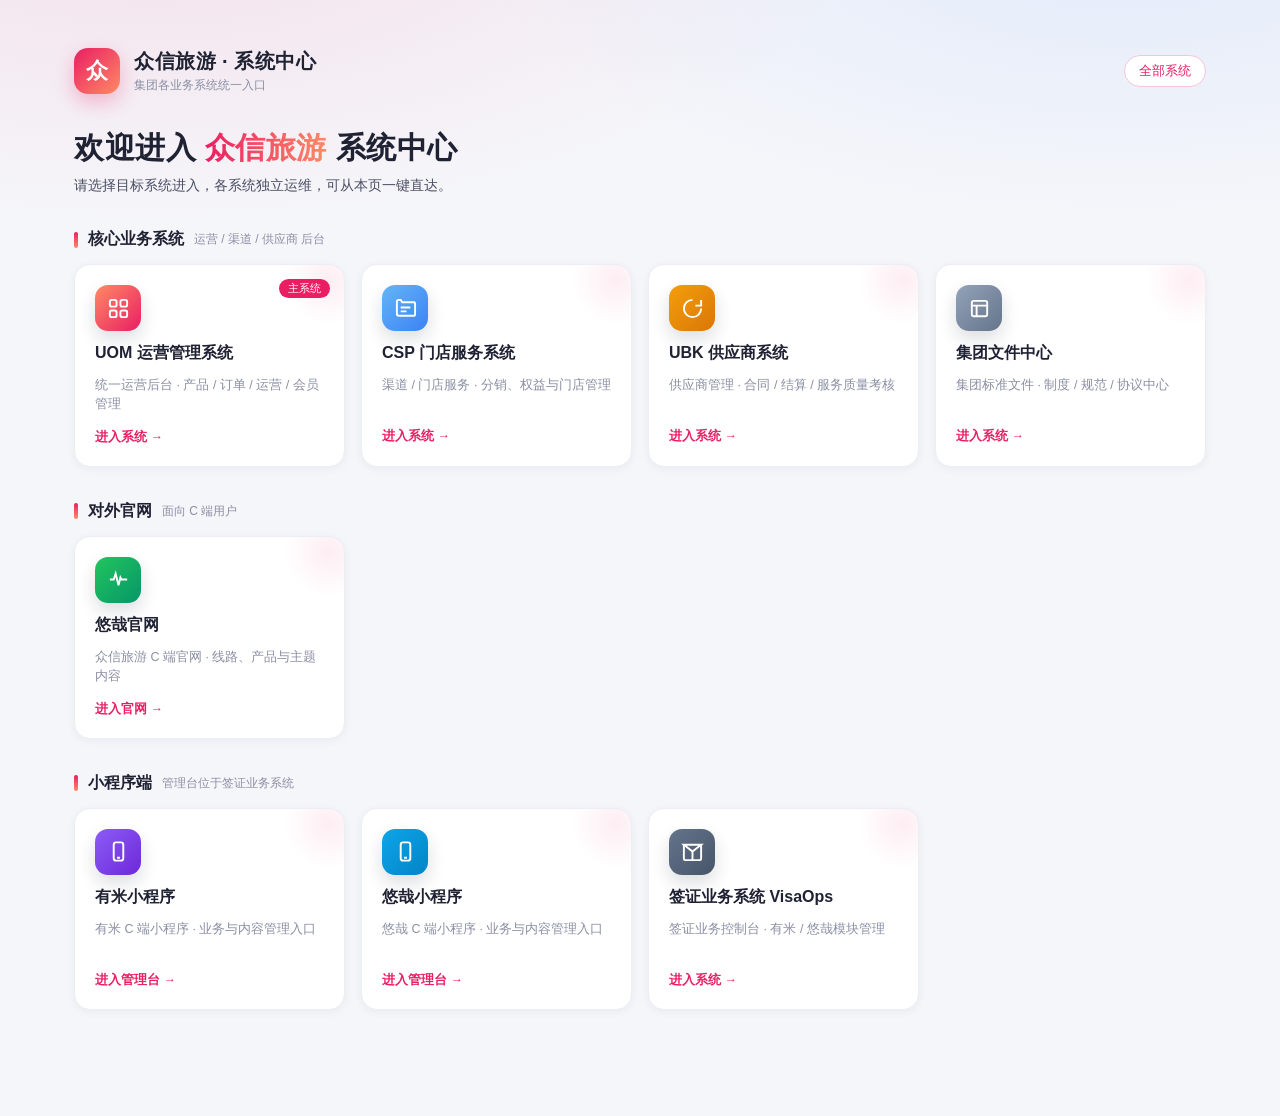
<file: system-center.html>
<!doctype html>
<html lang="zh-CN">
<head>
<meta charset="utf-8">
<meta name="viewport" content="width=device-width,initial-scale=1">
<title>系统中心 · 众信旅游</title>
<style>
  :root {
    --bg: #f5f6fa;
    --card: #ffffff;
    --brand: #e91e63;
    --brand-2: #ff8a65;
    --ink-1: #1f2233;
    --ink-2: #4a4e63;
    --muted: #8a8fa3;
    --line: #eceef5;
    --shadow-sm: 0 2px 10px rgba(15,23,42,.05);
    --shadow-lg: 0 14px 34px rgba(15,23,42,.10);
  }
  * { box-sizing: border-box; margin: 0; padding: 0; }
  body {
    font-family: -apple-system, BlinkMacSystemFont, "PingFang SC", "Microsoft YaHei", "Helvetica Neue", Arial, sans-serif;
    background:
      radial-gradient(1200px 520px at 12% -8%, rgba(233,30,99,.10), transparent 60%),
      radial-gradient(1100px 480px at 88% -6%, rgba(59,130,246,.10), transparent 60%),
      var(--bg);
    color: var(--ink-1);
    min-height: 100vh;
  }
  .wrap { max-width: 1180px; margin: 0 auto; padding: 48px 24px 72px; }

  /* header */
  .hd { display: flex; align-items: center; justify-content: space-between; gap: 16px; margin-bottom: 34px; }
  .brand { display: flex; align-items: center; gap: 14px; }
  .logo { width: 46px; height: 46px; border-radius: 14px; background: linear-gradient(135deg, var(--brand), var(--brand-2)); color: #fff; font-size: 22px; font-weight: 700; display: flex; align-items: center; justify-content: center; box-shadow: 0 8px 20px rgba(233,30,99,.28); }
  .brand b { font-size: 20px; letter-spacing: .5px; }
  .brand span { font-size: 12px; color: var(--muted); }
  .hd .tag { font-size: 13px; color: var(--brand); background: #fff; border: 1px solid #f5c6d8; border-radius: 999px; padding: 6px 14px; font-weight: 500; }

  .hero { margin-bottom: 34px; }
  .hero h1 { font-size: 30px; font-weight: 700; letter-spacing: .5px; }
  .hero h1 em { font-style: normal; background: linear-gradient(90deg, var(--brand), #ff8a65); -webkit-background-clip: text; background-clip: text; color: transparent; }
  .hero p { margin-top: 8px; color: var(--ink-2); font-size: 14px; }

  /* group */
  .grp { margin-bottom: 34px; }
  .grp-title { display: flex; align-items: center; gap: 10px; margin-bottom: 14px; }
  .grp-title .bar { width: 4px; height: 16px; border-radius: 3px; background: linear-gradient(180deg, var(--brand), var(--brand-2)); }
  .grp-title b { font-size: 16px; color: var(--ink-1); }
  .grp-title span { font-size: 12px; color: var(--muted); }

  .grid { display: grid; grid-template-columns: repeat(4, 1fr); gap: 16px; }
  .card {
    position: relative;
    background: var(--card);
    border: 1px solid var(--line);
    border-radius: 16px;
    padding: 20px;
    text-decoration: none;
    color: inherit;
    display: flex;
    flex-direction: column;
    gap: 12px;
    box-shadow: var(--shadow-sm);
    transition: .24s ease;
    overflow: hidden;
  }
  .card::after { content: ""; position: absolute; right: -30px; top: -30px; width: 90px; height: 90px; border-radius: 50%; background: radial-gradient(circle, rgba(233,30,99,.08), transparent 70%); }
  .card:hover { transform: translateY(-4px); box-shadow: var(--shadow-lg); border-color: #f2c4d6; }
  .ic { width: 46px; height: 46px; border-radius: 13px; display: flex; align-items: center; justify-content: center; box-shadow: 0 8px 18px rgba(15,23,42,.14); }
  .ic svg { width: 23px; height: 23px; }
  .name { font-size: 16px; font-weight: 600; }
  .desc { font-size: 12.5px; color: var(--muted); line-height: 1.55; min-height: 38px; }
  .go { margin-top: 2px; font-size: 12.5px; color: var(--brand); font-weight: 600; display: flex; align-items: center; gap: 4px; }
  .flag { position: absolute; right: 14px; top: 14px; font-size: 11px; color: #fff; background: var(--brand); border-radius: 999px; padding: 2px 9px; font-weight: 500; }

  @media (max-width: 1024px) { .grid { grid-template-columns: repeat(2, 1fr); } }
  @media (max-width: 560px) { .grid { grid-template-columns: 1fr; } .wrap { padding: 28px 16px 48px; } }
</style>
</head>
<body>
  <div class="wrap">
    <div class="hd">
      <div class="brand">
        <div class="logo">众</div>
        <div><b>众信旅游 · 系统中心</b><br><span>集团各业务系统统一入口</span></div>
      </div>
      <div class="tag">全部系统</div>
    </div>

    <div class="hero">
      <h1>欢迎进入 <em>众信旅游</em> 系统中心</h1>
      <p>请选择目标系统进入，各系统独立运维，可从本页一键直达。</p>
    </div>

    <!-- 核心业务系统 -->
    <div class="grp">
      <div class="grp-title"><span class="bar"></span><b>核心业务系统</b><span>运营 / 渠道 / 供应商 后台</span></div>
      <div class="grid">
        <a class="card" href="./uom-system.html">
          <span class="flag">主系统</span>
          <div class="ic" style="background:linear-gradient(135deg,#ff8a65,#e91e63)"><svg fill="none" stroke="#fff" stroke-width="2" viewBox="0 0 24 24"><rect x="3" y="3" width="7" height="7" rx="2"/><rect x="14" y="3" width="7" height="7" rx="2"/><rect x="3" y="14" width="7" height="7" rx="2"/><rect x="14" y="14" width="7" height="7" rx="2"/></svg></div>
          <div class="name">UOM 运营管理系统</div>
          <div class="desc">统一运营后台 · 产品 / 订单 / 运营 / 会员管理</div>
          <div class="go">进入系统 →</div>
        </a>
        <a class="card" href="./csp-system.html">
          <div class="ic" style="background:linear-gradient(135deg,#64b5f6,#3b82f6)"><svg fill="none" stroke="#fff" stroke-width="2" viewBox="0 0 24 24"><path d="M3 5a2 2 0 0 1 2-2h2l1.5 2.5H21a1 1 0 0 1 1 1v12a1 1 0 0 1-1 1H5a2 2 0 0 1-2-2z"/><path d="M7 11h10M7 15h6"/></svg></div>
          <div class="name">CSP 门店服务系统</div>
          <div class="desc">渠道 / 门店服务 · 分销、权益与门店管理</div>
          <div class="go">进入系统 →</div>
        </a>
        <a class="card" href="./ubk-supplier-system.html">
          <div class="ic" style="background:linear-gradient(135deg,#f59e0b,#d97706)"><svg fill="none" stroke="#fff" stroke-width="2" viewBox="0 0 24 24"><path d="M21 12a9 9 0 1 1-9-9"/><path d="M21 3v6h-6"/></svg></div>
          <div class="name">UBK 供应商系统</div>
          <div class="desc">供应商管理 · 合同 / 结算 / 服务质量考核</div>
          <div class="go">进入系统 →</div>
        </a>
        <a class="card" href="./group-document-center.html">
          <div class="ic" style="background:linear-gradient(135deg,#94a3b8,#64748b)"><svg fill="none" stroke="#fff" stroke-width="2" viewBox="0 0 24 24"><rect x="4" y="4" width="16" height="16" rx="2"/><path d="M4 9h16"/><path d="M9 9v11"/></svg></div>
          <div class="name">集团文件中心</div>
          <div class="desc">集团标准文件 · 制度 / 规范 / 协议中心</div>
          <div class="go">进入系统 →</div>
        </a>
      </div>
    </div>

    <!-- 对外官网 -->
    <div class="grp">
      <div class="grp-title"><span class="bar"></span><b>对外官网</b><span>面向 C 端用户</span></div>
      <div class="grid">
        <a class="card" href="./index.html">
          <div class="ic" style="background:linear-gradient(135deg,#22c55e,#059669)"><svg fill="none" stroke="#fff" stroke-width="2" viewBox="0 0 24 24"><path d="M3 12h4l2-6 3 12 2-8 1 2h6"/></svg></div>
          <div class="name">悠哉官网</div>
          <div class="desc">众信旅游 C 端官网 · 线路、产品与主题内容</div>
          <div class="go">进入官网 →</div>
        </a>
      </div>
    </div>

    <!-- 小程序端 -->
    <div class="grp">
      <div class="grp-title"><span class="bar"></span><b>小程序端</b><span>管理台位于签证业务系统</span></div>
      <div class="grid">
        <a class="card" href="https://peachscorpion.github.io/visaops/">
          <div class="ic" style="background:linear-gradient(135deg,#8b5cf6,#6d28d9)"><svg fill="none" stroke="#fff" stroke-width="2" viewBox="0 0 24 24"><rect x="7" y="2.5" width="10" height="19" rx="2.5"/><path d="M10.5 18.5h3"/></svg></div>
          <div class="name">有米小程序</div>
          <div class="desc">有米 C 端小程序 · 业务与内容管理入口</div>
          <div class="go">进入管理台 →</div>
        </a>
        <a class="card" href="https://peachscorpion.github.io/visaops/">
          <div class="ic" style="background:linear-gradient(135deg,#0ea5e9,#0284c7)"><svg fill="none" stroke="#fff" stroke-width="2" viewBox="0 0 24 24"><rect x="7" y="2.5" width="10" height="19" rx="2.5"/><path d="M10.5 18.5h3"/></svg></div>
          <div class="name">悠哉小程序</div>
          <div class="desc">悠哉 C 端小程序 · 业务与内容管理入口</div>
          <div class="go">进入管理台 →</div>
        </a>
        <a class="card" href="https://peachscorpion.github.io/visaops/">
          <div class="ic" style="background:linear-gradient(135deg,#64748b,#475569)"><svg fill="none" stroke="#fff" stroke-width="2" viewBox="0 0 24 24"><path d="M3 5h18L12 12 3 5z"/><path d="M12 12v9"/><path d="M3 5v14a2 2 0 0 0 2 2h14a2 2 0 0 0 2-2V5"/></svg></div>
          <div class="name">签证业务系统 VisaOps</div>
          <div class="desc">签证业务控制台 · 有米 / 悠哉模块管理</div>
          <div class="go">进入系统 →</div>
        </a>
      </div>
    </div>
  </div>
</body>
</html>
</file>
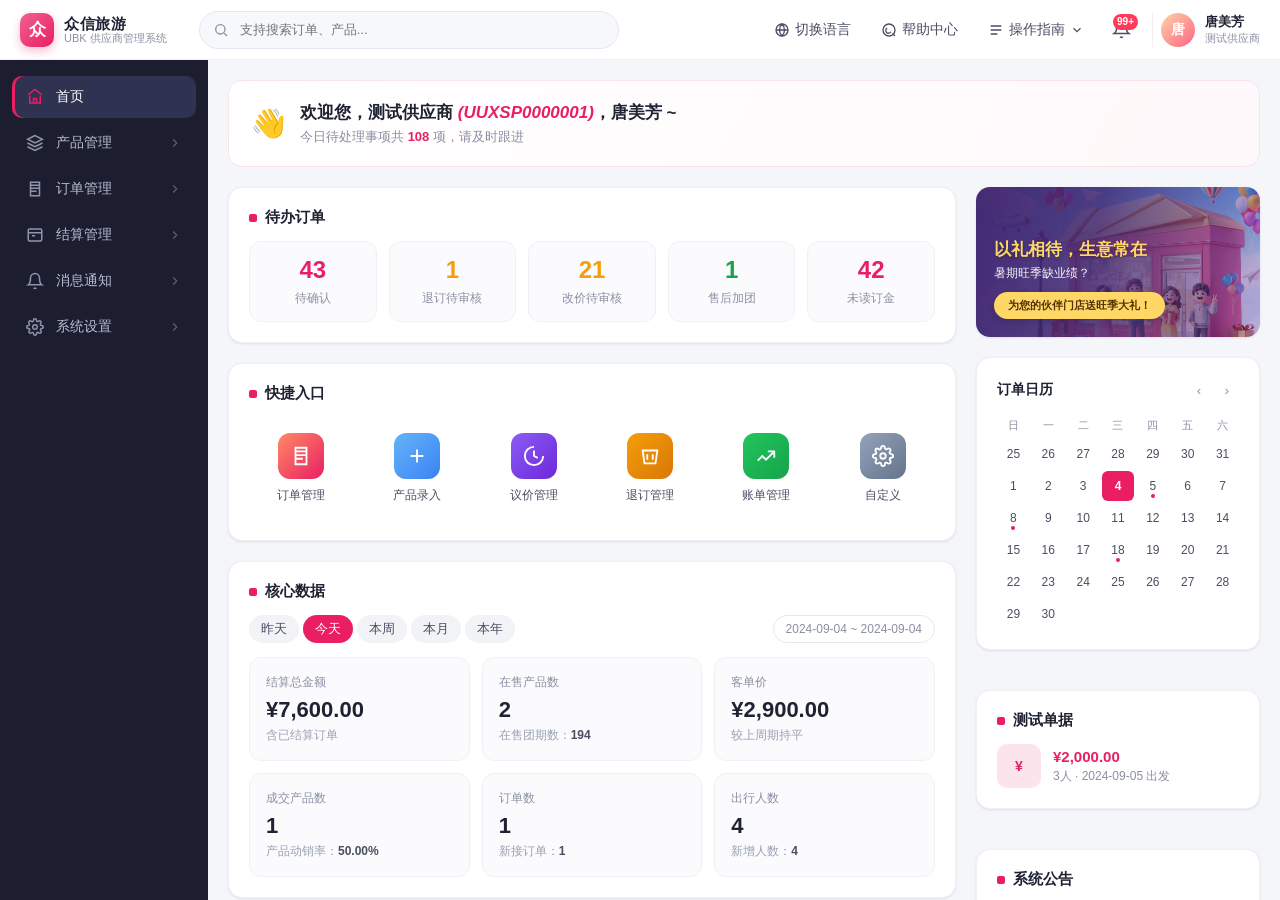
<file: ubk-supplier-system.html>
<!DOCTYPE html>
<html lang="zh-CN">
<head>
<meta charset="UTF-8" />
<meta name="viewport" content="width=device-width, initial-scale=1.0" />
<title>UBK 供应商管理系统 · 众信旅游</title>
<style>
  :root {
    --brand: #E91E63;
    --brand-dark: #C2185B;
    --brand-soft: #FCE4EC;
    --brand-light: #FFF5F7;
    --ink: #1f2233;
    --ink-2: #4a4e63;
    --muted: #8a8fa3;
    --line: #eef0f4;
    --bg: #f5f6fa;
    --sidebar: #1c1e30;
    --sidebar-hover: #2a2d45;
    --sidebar-active: #2f3351;
    --green: #16a34a;
    --orange: #f59e0b;
    --blue: #3b82f6;
    --purple: #8b5cf6;
    --shadow-sm: 0 1px 3px rgba(25,28,50,.06), 0 1px 2px rgba(25,28,50,.04);
    --shadow-md: 0 8px 24px rgba(25,28,50,.09);
    --shadow-lg: 0 20px 50px rgba(25,28,50,.18);
  }
  * { box-sizing: border-box; margin: 0; padding: 0; }
  html, body { height: 100%; }
  body {
    font-family: -apple-system, BlinkMacSystemFont, "PingFang SC", "Microsoft YaHei", "Helvetica Neue", sans-serif;
    color: var(--ink);
    background: var(--bg);
    font-size: 14px;
    -webkit-font-smoothing: antialiased;
    overflow: hidden;
  }
  a { color: inherit; text-decoration: none; }
  button { font-family: inherit; cursor: pointer; border: none; background: none; }

  /* ===== Header ===== */
  .app { height: 100vh; display: flex; flex-direction: column; }
  .header {
    height: 60px; flex: 0 0 60px;
    display: flex; align-items: center;
    background: #fff;
    border-bottom: 1px solid var(--line);
    padding: 0 20px;
    position: relative; z-index: 50;
  }
  .logo { display: flex; align-items: center; gap: 10px; margin-right: 32px; }
  .logo-mark {
    width: 34px; height: 34px; border-radius: 10px;
    background: linear-gradient(135deg, #F06292, var(--brand));
    color: #fff; font-weight: 700; font-size: 17px;
    display: flex; align-items: center; justify-content: center;
    box-shadow: 0 4px 10px rgba(233,30,99,.28);
  }
  .logo-text { line-height: 1.15; }
  .logo-text b { font-size: 15px; letter-spacing: .5px; }
  .logo-text span { display: block; font-size: 11px; color: var(--muted); }
  .search {
    flex: 1; max-width: 420px; position: relative;
    display: flex; align-items: center;
  }
  .search svg { position: absolute; left: 14px; color: var(--muted); }
  .search input {
    width: 100%; height: 38px; border-radius: 20px; border: 1px solid #e6e8ef;
    background: #f7f8fb; padding: 0 42px 0 40px; font-size: 13px; outline: none;
    transition: .2s;
  }
  .search input:focus { border-color: var(--brand); background: #fff; }
  .header-right { margin-left: auto; display: flex; align-items: center; gap: 6px; }
  .hd-link {
    display: flex; align-items: center; gap: 5px;
    padding: 8px 12px; border-radius: 8px; color: var(--ink-2);
    font-size: 14px; position: relative; transition: .15s;
  }
  .hd-link:hover { color: var(--brand); background: var(--brand-light); }
  .hd-link .caret { transition: .2s; }
  .hd-link.open .caret { transform: rotate(180deg); }
  .bell {
    width: 38px; height: 38px; border-radius: 50%;
    display: flex; align-items: center; justify-content: center;
    color: var(--ink-2); position: relative; transition: .15s;
  }
  .bell:hover { background: #f1f2f6; }
  .bell .badge {
    position: absolute; top: 3px; right: 2px;
    background: #ff3b5c; color: #fff; font-size: 10px; line-height: 1;
    padding: 3px 4px; border-radius: 8px; font-weight: 600;
  }
  .user { display: flex; align-items: center; gap: 10px; padding-left: 8px; margin-left: 6px; border-left: 1px solid var(--line); }
  .avatar {
    width: 34px; height: 34px; border-radius: 50%;
    background: linear-gradient(135deg, #FFD3A5, #FD6585);
    color: #fff; font-weight: 600; font-size: 14px;
    display: flex; align-items: center; justify-content: center;
  }
  .user-name { font-size: 13px; font-weight: 600; }
  .user-role { font-size: 11px; color: var(--muted); }

  /* ===== Dropdown (操作指南) ===== */
  .dropdown { position: relative; }
  .dropdown-panel {
    position: absolute; top: calc(100% + 8px); right: 0;
    min-width: 210px; background: #fff; border-radius: 12px;
    box-shadow: var(--shadow-lg); border: 1px solid var(--line);
    padding: 6px; z-index: 200; opacity: 0; visibility: hidden;
    transform: translateY(-6px); transition: .18s;
  }
  .dropdown.open .dropdown-panel { opacity: 1; visibility: visible; transform: translateY(0); }
  .dd-item {
    display: flex; align-items: center; gap: 10px;
    padding: 10px 12px; border-radius: 8px; color: var(--ink-2);
    font-size: 14px; transition: .12s; width: 100%; text-align: left;
  }
  .dd-item svg { color: var(--muted); flex: 0 0 auto; }
  .dd-item:hover { background: var(--brand-light); color: var(--brand); }
  .dd-item:hover svg { color: var(--brand); }
  .dd-divider { height: 1px; background: var(--line); margin: 6px 4px; }
  .dd-heading { font-size: 11px; color: var(--muted); padding: 6px 12px 4px; letter-spacing: .5px; }
  .dd-item .new-tag {
    margin-left: auto; font-size: 10px; color: var(--brand);
    background: var(--brand-soft); padding: 2px 6px; border-radius: 4px; font-weight: 600;
  }

  /* ===== Layout ===== */
  .body { flex: 1; display: flex; min-height: 0; }
  .sidebar {
    width: 208px; flex: 0 0 208px; background: var(--sidebar);
    padding: 16px 12px; overflow-y: auto;
  }
  .side-item {
    display: flex; align-items: center; gap: 12px;
    padding: 12px 14px; border-radius: 10px; color: #b7bcd2;
    font-size: 14px; margin-bottom: 4px; transition: .14s; width: 100%; text-align: left;
    position: relative;
  }
  .side-item svg { color: #8f94ad; flex: 0 0 auto; }
  .side-item:hover { background: var(--sidebar-hover); color: #fff; }
  .side-item:hover svg { color: #dfe2f0; }
  .side-item.active {
    background: var(--sidebar-active); color: #fff; font-weight: 500;
    box-shadow: inset 3px 0 0 var(--brand);
  }
  .side-item.active svg { color: var(--brand); }
  .side-item .arrow { margin-left: auto; opacity: .55; transition: .2s; }
  .side-item.expanded .arrow { transform: rotate(90deg); }

  .content { flex: 1; overflow-y: auto; padding: 20px; min-width: 0; }

  /* ===== Dashboard grid ===== */
  .grid { display: grid; grid-template-columns: minmax(0, 1fr) 284px; gap: 20px; align-items: start; }

  .card {
    background: #fff; border-radius: 14px; box-shadow: var(--shadow-sm);
    border: 1px solid #f0f1f5;
  }
  .card + .card { margin-top: 20px; }
  .card-pad { padding: 20px; }

  .hero {
    background: linear-gradient(120deg, #fff, #fff8fa);
    border: 1px solid #fbe3ec;
    padding: 20px 22px; border-radius: 14px;
    display: flex; align-items: center; gap: 14px; margin-bottom: 20px;
  }
  .hero-emoji { font-size: 28px; }
  .hero b { font-size: 17px; }
  .hero .sub { color: var(--muted); font-size: 13px; margin-top: 4px; }
  .hero .sub em { color: var(--brand); font-style: normal; font-weight: 600; }

  /* 右上角运营 banner（与 CSP 一致） */
  .ubk-promo {
    position: relative; border-radius: 14px; overflow: hidden; height: 150px;
    color: #fff; box-shadow: var(--shadow-sm);
    display: flex; flex-direction: column; justify-content: flex-end; padding: 18px;
    background: url("assets/img/ubk-banner-illus.jpg") center/cover no-repeat;
  }
  .ubk-promo::after {
    content: ""; position: absolute; inset: 0;
    background: linear-gradient(100deg, rgba(63,36,112,.97) 0%, rgba(63,36,112,.85) 42%, rgba(90,47,150,.35) 100%);
  }
  .ubk-promo .p-txt { position: relative; z-index: 2; }
  .ubk-promo .p-txt b { font-size: 17px; color: #ffd766; display: block; text-shadow: 0 1px 3px rgba(0,0,0,.25); }
  .ubk-promo .p-txt span { font-size: 12px; opacity: .95; margin-top: 4px; display: block; }
  .ubk-promo .p-cta {
    position: relative; z-index: 2; margin-top: 10px; align-self: flex-start;
    display: inline-block; padding: 6px 14px; border-radius: 14px;
    background: #ffd766; color: #533108; font-size: 11px; font-weight: 700;
    box-shadow: 0 3px 8px rgba(0,0,0,.15);
  }

  .section-title { font-size: 15px; font-weight: 600; margin-bottom: 14px; display: flex; align-items: center; gap: 8px; }
  .section-title .dot { width: 8px; height: 8px; border-radius: 2px; background: var(--brand); display: inline-block; }

  /* 待办订单 */
  .todo-row { display: grid; grid-template-columns: repeat(5, 1fr); gap: 12px; }
  .todo-cell {
    text-align: center; padding: 14px 8px; border-radius: 12px;
    background: #fbfbfd; border: 1px solid #f0f1f5; transition: .15s; cursor: pointer;
  }
  .todo-cell:hover { border-color: var(--brand); background: var(--brand-light); }
  .todo-cell .num { font-size: 24px; font-weight: 700; color: var(--brand); }
  .todo-cell .label { font-size: 12px; color: var(--muted); margin-top: 6px; }
  .todo-cell.warn .num { color: var(--orange); }
  .todo-cell.green .num { color: var(--green); }

  /* 快捷入口 */
  .quick-row { display: grid; grid-template-columns: repeat(6, 1fr); gap: 12px; }
  .quick-cell {
    display: flex; flex-direction: column; align-items: center; gap: 8px;
    padding: 16px 6px; border-radius: 12px; cursor: pointer; transition: .15s;
  }
  .quick-cell:hover { background: #f7f8fb; }
  .quick-ico {
    width: 46px; height: 46px; border-radius: 12px;
    display: flex; align-items: center; justify-content: center; color: #fff;
  }
  .quick-cell span { font-size: 12px; color: var(--ink-2); }

  /* 核心数据 */
  .core-row { display: grid; grid-template-columns: repeat(3, 1fr); gap: 12px; }
  .core-cell {
    padding: 16px; border-radius: 12px; border: 1px solid #f0f1f5;
    background: #fbfbfd;
  }
  .core-cell .k { font-size: 12px; color: var(--muted); }
  .core-cell .v { font-size: 22px; font-weight: 700; margin-top: 6px; }
  .core-cell .s { font-size: 12px; color: #9aa0b5; margin-top: 4px; }
  .core-cell .s b { color: var(--ink-2); font-weight: 600; }

  .daterange { display: flex; align-items: center; gap: 4px; margin-bottom: 14px; }
  .daterange .chips { display: flex; gap: 4px; margin-right: auto; }
  .chip {
    padding: 5px 12px; border-radius: 14px; font-size: 13px; color: var(--ink-2);
    background: #f2f3f7; transition: .14s;
  }
  .chip:hover { background: #e8eaf1; }
  .chip.active { background: var(--brand); color: #fff; }
  .daterange .range {
    font-size: 12px; color: var(--muted); border: 1px solid #e6e8ef;
    padding: 6px 12px; border-radius: 14px; background: #fff;
  }

  /* 消息通知 */
  .noti-item { display: flex; gap: 12px; padding: 12px 0; border-bottom: 1px solid #f4f5f8; }
  .noti-item:last-child { border-bottom: none; }
  .noti-ico { width: 34px; height: 34px; border-radius: 9px; flex: 0 0 auto; display: flex; align-items: center; justify-content: center; }
  .noti-text { flex: 1; min-width: 0; }
  .noti-text p { font-size: 13px; line-height: 1.4; }
  .noti-time { font-size: 11px; color: #b2b6c6; margin-top: 3px; }

  /* 右侧栏 */
  .right-col { display: flex; flex-direction: column; gap: 20px; }
  .banner-ad {
    border-radius: 14px; overflow: hidden; position: relative; min-height: 120px;
    background: linear-gradient(120deg, #FF5E7E, #E91E63);
    color: #fff; padding: 20px; display: flex; flex-direction: column; justify-content: center;
  }
  .banner-ad b { font-size: 18px; }
  .banner-ad span { font-size: 13px; opacity: .92; margin-top: 4px; }
  .banner-ad::after {
    content: ""; position: absolute; right: -20px; top: -20px;
    width: 110px; height: 110px; border-radius: 50%; background: rgba(255,255,255,.14);
  }

  .calendar-head { display: flex; align-items: center; justify-content: space-between; margin-bottom: 12px; }
  .calendar-head b { font-size: 14px; }
  .calendar-head .nav { display: flex; gap: 4px; }
  .calendar-head .nav button { width: 24px; height: 24px; border-radius: 6px; color: var(--muted); }
  .calendar-head .nav button:hover { background: #f1f2f6; }
  .cal-grid { display: grid; grid-template-columns: repeat(7, 1fr); gap: 2px; text-align: center; }
  .cal-grid .dow { font-size: 11px; color: var(--muted); padding: 4px 0; }
  .cal-day {
    font-size: 12px; height: 30px; display: flex; align-items: center; justify-content: center;
    border-radius: 6px; color: var(--ink-2); position: relative;
  }
  .cal-day:hover { background: #f4f5f8; }
  .cal-day.today { background: var(--brand); color: #fff; font-weight: 600; }
  .cal-day.dot::after { content: ""; position: absolute; bottom: 3px; left: 50%; transform: translateX(-50%); width: 4px; height: 4px; border-radius: 50%; background: var(--brand); }
  .cal-day.today.dot::after { background: #fff; }

  .mini-order { display: flex; gap: 12px; align-items: center; }
  .mini-order .mo-ico { width: 44px; height: 44px; border-radius: 10px; background: var(--brand-soft); color: var(--brand); display: flex; align-items: center; justify-content: center; font-weight: 700; }
  .mini-order .mo-main b { font-size: 15px; color: var(--brand); }
  .mini-order .mo-main p { font-size: 12px; color: var(--muted); margin-top: 3px; }

  .anno-item { display: flex; gap: 10px; padding: 10px 0; border-bottom: 1px solid #f4f5f8; align-items: flex-start; }
  .anno-item:last-child { border-bottom: none; }
  .anno-item .new { flex: 0 0 auto; font-size: 10px; color: #fff; background: var(--brand); padding: 2px 6px; border-radius: 4px; font-weight: 600; margin-top: 2px; }
  .anno-item p { font-size: 13px; line-height: 1.4; }
  .anno-item .t { font-size: 11px; color: #b2b6c6; margin-top: 2px; }

  /* ===== 集团文件中心 ===== */
  .docs-view { display: none; }
  .docs-view.on { display: block; }
  .dashboard-view.on { display: block; }
  .dashboard-view { display: block; }
  .doc-header { display: flex; align-items: center; gap: 10px; margin-bottom: 18px; }
  .back-btn {
    display: flex; align-items: center; gap: 6px; padding: 8px 14px; border-radius: 8px;
    background: #fff; color: var(--ink-2); border: 1px solid var(--line); font-size: 13px; transition: .14s;
  }
  .back-btn:hover { color: var(--brand); border-color: var(--brand); }
  .doc-title { font-size: 18px; font-weight: 700; }
  .doc-crumb { font-size: 13px; color: var(--muted); }
  .doc-crumb b { color: var(--brand); font-weight: 600; }

  .doc-banner {
    border-radius: 14px; padding: 22px 24px; color: #fff; margin-bottom: 18px;
    background: linear-gradient(120deg, #1c1e30 0%, #2c2f47 55%, #E91E63 130%);
    display: flex; align-items: center; gap: 18px;
  }
  .doc-banner .db-ico { width: 52px; height: 52px; border-radius: 14px; background: rgba(255,255,255,.16); display: flex; align-items: center; justify-content: center; }
  .doc-banner b { font-size: 17px; }
  .doc-banner p { font-size: 13px; opacity: .85; margin-top: 4px; }
  .doc-banner .count { margin-left: auto; font-size: 13px; opacity: .9; }

  .doc-toolbar { display: flex; align-items: center; gap: 12px; margin-bottom: 14px; flex-wrap: wrap; }
  .doc-search { position: relative; flex: 1; min-width: 220px; max-width: 360px; }
  .doc-search svg { position: absolute; left: 13px; top: 50%; transform: translateY(-50%); color: var(--muted); }
  .doc-search input {
    width: 100%; height: 38px; border-radius: 9px; border: 1px solid #e2e4ec;
    padding: 0 14px 0 38px; font-size: 13px; outline: none; background: #fff;
  }
  .doc-search input:focus { border-color: var(--brand); }
  .cat-tabs { display: flex; gap: 6px; flex-wrap: wrap; }
  .cat-tab {
    padding: 7px 15px; border-radius: 18px; font-size: 13px; color: var(--ink-2);
    background: #fff; border: 1px solid var(--line); transition: .14s;
  }
  .cat-tab:hover { border-color: var(--brand); color: var(--brand); }
  .cat-tab.active { background: var(--brand); color: #fff; border-color: var(--brand); }

  .doc-table { width: 100%; border-collapse: collapse; background: #fff; border-radius: 14px; overflow: hidden; box-shadow: var(--shadow-sm); border: 1px solid #f0f1f5; }
  .doc-table thead th {
    text-align: left; font-size: 12px; color: var(--muted); font-weight: 500;
    padding: 14px 18px; background: #fafbfc; border-bottom: 1px solid #f0f1f5;
  }
  .doc-table tbody td { padding: 15px 18px; border-bottom: 1px solid #f4f5f8; font-size: 13px; vertical-align: middle; }
  .doc-table tbody tr:last-child td { border-bottom: none; }
  .doc-table tbody tr:hover td { background: #fffafc; }
  .doc-name { display: flex; align-items: center; gap: 12px; }
  .pdf-ico {
    width: 38px; height: 38px; border-radius: 9px; flex: 0 0 auto;
    background: #fff0f1; color: #e53935; display: flex; align-items: center; justify-content: center;
  }
  .doc-name .t { font-weight: 600; color: var(--ink); }
  .doc-name .meta { font-size: 11px; color: var(--muted); margin-top: 3px; }
  .cat-pill {
    display: inline-block; padding: 3px 10px; border-radius: 12px; font-size: 12px;
    background: #f2f3f7; color: var(--ink-2);
  }
  .doc-actions { display: flex; gap: 8px; justify-content: flex-end; }
  .act-btn {
    display: inline-flex; align-items: center; gap: 5px; padding: 7px 12px; border-radius: 8px;
    font-size: 13px; transition: .13s; border: 1px solid transparent;
  }
  .act-btn.preview { color: var(--brand); background: var(--brand-light); }
  .act-btn.preview:hover { background: var(--brand-soft); }
  .act-btn.download { color: var(--ink-2); background: #f4f5f8; }
  .act-btn.download:hover { background: #eceef4; }

  .doc-empty { text-align: center; padding: 60px 20px; color: var(--muted); }
  .doc-empty svg { margin: 0 auto 12px; color: #cfd3e0; }

  /* 预览弹窗 */
  .modal-mask {
    position: fixed; inset: 0; background: rgba(20,22,40,.55); z-index: 300;
    display: flex; align-items: center; justify-content: center; padding: 34px;
    opacity: 0; visibility: hidden; transition: .2s;
  }
  .modal-mask.on { opacity: 1; visibility: visible; }
  .modal {
    background: #fff; border-radius: 16px; width: 100%; max-width: 860px; height: 82vh;
    display: flex; flex-direction: column; overflow: hidden; box-shadow: var(--shadow-lg);
  }
  .modal-head { display: flex; align-items: center; gap: 12px; padding: 14px 18px; border-bottom: 1px solid var(--line); }
  .modal-head .t { font-size: 15px; font-weight: 600; flex: 1; min-width: 0; overflow: hidden; text-overflow: ellipsis; white-space: nowrap; }
  .modal-head .x { width: 32px; height: 32px; border-radius: 8px; display: flex; align-items: center; justify-content: center; color: var(--muted); }
  .modal-head .x:hover { background: #f1f2f6; color: var(--ink); }
  .modal-body { flex: 1; background: #525659; position: relative; }
  .modal-body iframe { width: 100%; height: 100%; border: none; display: block; background: #525659; }
  .modal-foot { display: flex; align-items: center; gap: 10px; padding: 12px 18px; border-top: 1px solid var(--line); }
  .modal-foot .hint { font-size: 12px; color: var(--muted); margin-right: auto; }

  .btn-primary {
    display: inline-flex; align-items: center; gap: 6px; padding: 9px 18px; border-radius: 9px;
    background: var(--brand); color: #fff; font-size: 13px; font-weight: 500; transition: .14s;
  }
  .btn-primary:hover { background: var(--brand-dark); }
  .btn-ghost {
    display: inline-flex; align-items: center; gap: 6px; padding: 9px 18px; border-radius: 9px;
    background: #f4f5f8; color: var(--ink-2); font-size: 13px; transition: .14s;
  }
  .btn-ghost:hover { background: #eceef4; }

  ::-webkit-scrollbar { width: 8px; height: 8px; }
  ::-webkit-scrollbar-thumb { background: #d5d8e2; border-radius: 4px; }
  ::-webkit-scrollbar-thumb:hover { background: #c2c6d4; }
</style>
</head>
<body>
<div class="app">
  <!-- ===== Header ===== -->
  <header class="header">
    <div class="logo">
      <div class="logo-mark">众</div>
      <div class="logo-text">
        <b>众信旅游</b>
        <span>UBK 供应商管理系统</span>
      </div>
    </div>

    <div class="search">
      <svg width="16" height="16" viewBox="0 0 24 24" fill="none" stroke="currentColor" stroke-width="2"><circle cx="11" cy="11" r="7"/><path d="m21 21-4.3-4.3"/></svg>
      <input type="text" placeholder="支持搜索订单、产品..." />
    </div>

    <div class="header-right">
      <a class="hd-link" href="#">
        <svg width="16" height="16" viewBox="0 0 24 24" fill="none" stroke="currentColor" stroke-width="2"><circle cx="12" cy="12" r="9"/><path d="M3 12h18M12 3c2.5 2.5 3.8 5.6 3.8 9S14.5 18.5 12 21c-2.5-2.5-3.8-5.6-3.8-9S9.5 5.5 12 3z"/></svg>
        切换语言
      </a>
      <a class="hd-link" href="#">
        <svg width="16" height="16" viewBox="0 0 24 24" fill="none" stroke="currentColor" stroke-width="2"><circle cx="12" cy="12" r="9"/><path d="M9.3 9.3a4 4 0 1 0 5.4 5.4M21 21l-3.8-3.8"/></svg>
        帮助中心
      </a>

      <div class="dropdown" id="guideDropdown">
        <a class="hd-link" id="guideBtn" href="#">
          <svg width="16" height="16" viewBox="0 0 24 24" fill="none" stroke="currentColor" stroke-width="2"><path d="M4 6h16M4 12h16M4 18h10"/></svg>
          操作指南
          <svg class="caret" width="14" height="14" viewBox="0 0 24 24" fill="none" stroke="currentColor" stroke-width="2"><path d="m6 9 6 6 6-6"/></svg>
        </a>
        <div class="dropdown-panel">
          <div class="dd-item">
            <svg width="16" height="16" viewBox="0 0 24 24" fill="none" stroke="currentColor" stroke-width="2"><circle cx="12" cy="12" r="9"/><path d="M9.5 8.5v7l6-3.5z"/></svg>
            操作视频
          </div>
          <div class="dd-item">
            <svg width="16" height="16" viewBox="0 0 24 24" fill="none" stroke="currentColor" stroke-width="2"><path d="M4 4h16v16H4z"/><path d="M4 9h16"/><path d="M9 9v11"/></svg>
            操作手册
          </div>
          <div class="dd-divider"></div>
          <div class="dd-heading">集团制度</div>
          <button class="dd-item" id="openDocsBtn">
            <svg width="16" height="16" viewBox="0 0 24 24" fill="none" stroke="currentColor" stroke-width="2"><path d="M3 8a2 2 0 0 1 2-2h4l2 2h8a2 2 0 0 1 2 2v8a2 2 0 0 1-2 2H5a2 2 0 0 1-2-2z"/></svg>
            集团文件中心
            <span class="new-tag">NEW</span>
          </button>
        </div>
      </div>

      <button class="bell">
        <svg width="19" height="19" viewBox="0 0 24 24" fill="none" stroke="currentColor" stroke-width="2"><path d="M18 8a6 6 0 1 0-12 0c0 7-3 9-3 9h18s-3-2-3-9"/><path d="M13.7 21a2 2 0 0 1-3.4 0"/></svg>
        <span class="badge">99+</span>
      </button>

      <div class="user">
        <div class="avatar">唐</div>
        <div>
          <div class="user-name">唐美芳</div>
          <div class="user-role">测试供应商</div>
        </div>
      </div>
    </div>
  </header>

  <div class="body">
    <!-- ===== Sidebar ===== -->
    <aside class="sidebar">
      <button class="side-item active">
        <svg width="18" height="18" viewBox="0 0 24 24" fill="none" stroke="currentColor" stroke-width="2"><path d="m3 9 9-7 9 7"/><path d="M5 10v10h14V10"/><path d="M10 20v-6h4v6"/></svg>
        首页
      </button>
      <button class="side-item">
        <svg width="18" height="18" viewBox="0 0 24 24" fill="none" stroke="currentColor" stroke-width="2"><path d="M12 2 2 7l10 5 10-5-10-5z"/><path d="M2 12l10 5 10-5"/><path d="M2 17l10 5 10-5"/></svg>
        产品管理
        <svg class="arrow" width="14" height="14" viewBox="0 0 24 24" fill="none" stroke="currentColor" stroke-width="2"><path d="m9 6 6 6-6 6"/></svg>
      </button>
      <button class="side-item">
        <svg width="18" height="18" viewBox="0 0 24 24" fill="none" stroke="currentColor" stroke-width="2"><path d="M6 3h12v18H6z"/><path d="M6 7h12M6 11h12M6 15h8"/></svg>
        订单管理
        <svg class="arrow" width="14" height="14" viewBox="0 0 24 24" fill="none" stroke="currentColor" stroke-width="2"><path d="m9 6 6 6-6 6"/></svg>
      </button>
      <button class="side-item">
        <svg width="18" height="18" viewBox="0 0 24 24" fill="none" stroke="currentColor" stroke-width="2"><rect x="3" y="4" width="18" height="16" rx="2"/><path d="M3 9h18"/><path d="M8 13h4"/></svg>
        结算管理
        <svg class="arrow" width="14" height="14" viewBox="0 0 24 24" fill="none" stroke="currentColor" stroke-width="2"><path d="m9 6 6 6-6 6"/></svg>
      </button>
      <button class="side-item">
        <svg width="18" height="18" viewBox="0 0 24 24" fill="none" stroke="currentColor" stroke-width="2"><path d="M18 8a6 6 0 1 0-12 0c0 7-3 9-3 9h18s-3-2-3-9"/><path d="M13.7 21a2 2 0 0 1-3.4 0"/></svg>
        消息通知
        <svg class="arrow" width="14" height="14" viewBox="0 0 24 24" fill="none" stroke="currentColor" stroke-width="2"><path d="m9 6 6 6-6 6"/></svg>
      </button>
      <button class="side-item">
        <svg width="18" height="18" viewBox="0 0 24 24" fill="none" stroke="currentColor" stroke-width="2"><circle cx="12" cy="12" r="3"/><path d="M19.4 15a1.65 1.65 0 0 0 .33 1.82l.06.06a2 2 0 1 1-2.83 2.83l-.06-.06a1.65 1.65 0 0 0-1.82-.33 1.65 1.65 0 0 0-1 1.51V21a2 2 0 1 1-4 0v-.09a1.65 1.65 0 0 0-1-1.51 1.65 1.65 0 0 0-1.82.33l-.06.06a2 2 0 1 1-2.83-2.83l.06-.06a1.65 1.65 0 0 0 .33-1.82 1.65 1.65 0 0 0-1.51-1H3a2 2 0 1 1 0-4h.09a1.65 1.65 0 0 0 1.51-1 1.65 1.65 0 0 0-.33-1.82l-.06-.06a2 2 0 1 1 2.83-2.83l.06.06a1.65 1.65 0 0 0 1.82.33h.01a1.65 1.65 0 0 0 1-1.51V3a2 2 0 1 1 4 0v.09a1.65 1.65 0 0 0 1 1.51h.01a1.65 1.65 0 0 0 1.82-.33l.06-.06a2 2 0 1 1 2.83 2.83l-.06.06a1.65 1.65 0 0 0-.33 1.82v.01a1.65 1.65 0 0 0 1.51 1H21a2 2 0 1 1 0 4h-.09a1.65 1.65 0 0 0-1.51 1z"/></svg>
        系统设置
        <svg class="arrow" width="14" height="14" viewBox="0 0 24 24" fill="none" stroke="currentColor" stroke-width="2"><path d="m9 6 6 6-6 6"/></svg>
      </button>
    </aside>

    <!-- ===== Main content ===== -->
    <main class="content">
      <!-- 首页仪表盘 -->
      <div class="dashboard-view" id="dashboardView">
        <div class="hero">
          <div class="hero-emoji">👋</div>
          <div>
            <b>欢迎您，测试供应商 <em style="color:var(--brand)">(UUXSP0000001)</em>，唐美芳 ~</b>
            <div class="sub">今日待处理事项共 <em>108</em> 项，请及时跟进</div>
          </div>
        </div>

        <div class="grid">
          <div class="main-col">
            <!-- 待办订单 -->
            <div class="card card-pad">
              <div class="section-title"><span class="dot"></span>待办订单</div>
              <div class="todo-row">
                <div class="todo-cell"><div class="num">43</div><div class="label">待确认</div></div>
                <div class="todo-cell warn"><div class="num">1</div><div class="label">退订待审核</div></div>
                <div class="todo-cell warn"><div class="num">21</div><div class="label">改价待审核</div></div>
                <div class="todo-cell green"><div class="num">1</div><div class="label">售后加团</div></div>
                <div class="todo-cell"><div class="num">42</div><div class="label">未读订金</div></div>
              </div>
            </div>

            <!-- 快捷入口 -->
            <div class="card card-pad">
              <div class="section-title"><span class="dot"></span>快捷入口</div>
              <div class="quick-row">
                <div class="quick-cell"><div class="quick-ico" style="background:linear-gradient(135deg,#ff8a65,#e91e63)"><svg width="22" height="22" viewBox="0 0 24 24" fill="none" stroke="#fff" stroke-width="2"><path d="M6 3h12v18H6z"/><path d="M6 7h12M6 11h12M6 15h8"/></svg></div><span>订单管理</span></div>
                <div class="quick-cell"><div class="quick-ico" style="background:linear-gradient(135deg,#64b5f6,#3b82f6)"><svg width="22" height="22" viewBox="0 0 24 24" fill="none" stroke="#fff" stroke-width="2"><path d="M12 5v14M5 12h14"/></svg></div><span>产品录入</span></div>
                <div class="quick-cell"><div class="quick-ico" style="background:linear-gradient(135deg,#8b5cf6,#6d28d9)"><svg width="22" height="22" viewBox="0 0 24 24" fill="none" stroke="#fff" stroke-width="2"><path d="M12 2a10 10 0 1 0 10 10"/><path d="M12 6v6l4 2"/></svg></div><span>议价管理</span></div>
                <div class="quick-cell"><div class="quick-ico" style="background:linear-gradient(135deg,#f59e0b,#d97706)"><svg width="22" height="22" viewBox="0 0 24 24" fill="none" stroke="#fff" stroke-width="2"><path d="M3 6h18M4 6l2 14h12l2-14"/><path d="M9 10v6M15 10v6"/></svg></div><span>退订管理</span></div>
                <div class="quick-cell"><div class="quick-ico" style="background:linear-gradient(135deg,#22c55e,#16a34a)"><svg width="22" height="22" viewBox="0 0 24 24" fill="none" stroke="#fff" stroke-width="2"><path d="M3 17l5-5 4 4 8-8"/><path d="M14 7h7v7"/></svg></div><span>账单管理</span></div>
                <div class="quick-cell"><div class="quick-ico" style="background:linear-gradient(135deg,#94a3b8,#64748b)"><svg width="22" height="22" viewBox="0 0 24 24" fill="none" stroke="#fff" stroke-width="2"><circle cx="12" cy="12" r="3"/><path d="M19.4 15a1.65 1.65 0 0 0 .33 1.82l.06.06a2 2 0 1 1-2.83 2.83l-.06-.06a1.65 1.65 0 0 0-1.82-.33 1.65 1.65 0 0 0-1 1.51V21a2 2 0 1 1-4 0v-.09a1.65 1.65 0 0 0-1-1.51 1.65 1.65 0 0 0-1.82.33l-.06.06a2 2 0 1 1-2.83-2.83l.06-.06a1.65 1.65 0 0 0 .33-1.82 1.65 1.65 0 0 0-1.51-1H3a2 2 0 1 1 0-4h.09a1.65 1.65 0 0 0 1.51-1 1.65 1.65 0 0 0-.33-1.82l-.06-.06a2 2 0 1 1 2.83-2.83l.06.06a1.65 1.65 0 0 0 1.82.33h.01a1.65 1.65 0 0 0 1-1.51V3a2 2 0 1 1 4 0v.09a1.65 1.65 0 0 0 1 1.51h.01a1.65 1.65 0 0 0 1.82-.33l.06-.06a2 2 0 1 1 2.83 2.83l-.06.06a1.65 1.65 0 0 0-.33 1.82v.01a1.65 1.65 0 0 0 1.51 1H21a2 2 0 1 1 0 4h-.09a1.65 1.65 0 0 0-1.51 1z"/></svg></div><span>自定义</span></div>
              </div>
            </div>

            <!-- 核心数据 -->
            <div class="card card-pad">
              <div class="section-title"><span class="dot"></span>核心数据</div>
              <div class="daterange">
                <div class="chips">
                  <button class="chip">昨天</button>
                  <button class="chip active">今天</button>
                  <button class="chip">本周</button>
                  <button class="chip">本月</button>
                  <button class="chip">本年</button>
                </div>
                <div class="range">2024-09-04 ~ 2024-09-04</div>
              </div>
              <div class="core-row">
                <div class="core-cell"><div class="k">结算总金额</div><div class="v">¥7,600.00</div><div class="s">含已结算订单</div></div>
                <div class="core-cell"><div class="k">在售产品数</div><div class="v">2</div><div class="s">在售团期数：<b>194</b></div></div>
                <div class="core-cell"><div class="k">客单价</div><div class="v">¥2,900.00</div><div class="s">较上周期持平</div></div>
                <div class="core-cell"><div class="k">成交产品数</div><div class="v">1</div><div class="s">产品动销率：<b>50.00%</b></div></div>
                <div class="core-cell"><div class="k">订单数</div><div class="v">1</div><div class="s">新接订单：<b>1</b></div></div>
                <div class="core-cell"><div class="k">出行人数</div><div class="v">4</div><div class="s">新增人数：<b>4</b></div></div>
              </div>
            </div>

            <!-- 消息通知 -->
            <div class="card card-pad">
              <div class="section-title"><span class="dot"></span>消息通知</div>
              <div class="noti-item">
                <div class="noti-ico" style="background:#fff0f1;color:#e91e63"><svg width="17" height="17" viewBox="0 0 24 24" fill="none" stroke="currentColor" stroke-width="2"><path d="M6 3h12v18H6z"/><path d="M6 7h12M6 11h12M6 15h8"/></svg></div>
                <div class="noti-text"><p>您的订单 <b>#SO20240903021</b> 已完成确认，请及时安排资源。</p><div class="noti-time">23小时前</div></div>
              </div>
              <div class="noti-item">
                <div class="noti-ico" style="background:#e8f4fd;color:#3b82f6"><svg width="17" height="17" viewBox="0 0 24 24" fill="none" stroke="currentColor" stroke-width="2"><path d="M12 2a10 10 0 1 0 10 10"/><path d="M12 6v6l4 2"/></svg></div>
                <div class="noti-text"><p>您有一笔 <b>¥2,000.00</b> 的订金待收款确认。</p><div class="noti-time">20小时前</div></div>
              </div>
              <div class="noti-item">
                <div class="noti-ico" style="background:#fef4e6;color:#f59e0b"><svg width="17" height="17" viewBox="0 0 24 24" fill="none" stroke="currentColor" stroke-width="2"><path d="M12 9v4m0 4h.01"/><path d="M10.3 3.9 2.7 17a2 2 0 0 0 1.7 3h15.2a2 2 0 0 0 1.7-3L13.7 3.9a2 2 0 0 0-3.4 0z"/></svg></div>
                <div class="noti-text"><p>产品 <b>「北京5日游·含机票」</b> 即将售罄，请关注库存。</p><div class="noti-time">1天前</div></div>
              </div>
            </div>
          </div>

          <!-- 右侧栏 -->
          <div class="right-col">
            <div class="ubk-promo">
              <div class="p-txt">
                <b>以礼相待，生意常在</b>
                <span>暑期旺季缺业绩？</span>
              </div>
              <span class="p-cta">为您的伙伴门店送旺季大礼！</span>
            </div>

            <div class="card card-pad">
              <div class="calendar-head">
                <b>订单日历</b>
                <div class="nav">
                  <button>‹</button>
                  <button>›</button>
                </div>
              </div>
              <div class="cal-grid">
                <div class="dow">日</div><div class="dow">一</div><div class="dow">二</div><div class="dow">三</div><div class="dow">四</div><div class="dow">五</div><div class="dow">六</div>
                <div class="cal-day">25</div><div class="cal-day">26</div><div class="cal-day">27</div><div class="cal-day">28</div><div class="cal-day">29</div><div class="cal-day">30</div><div class="cal-day">31</div>
                <div class="cal-day">1</div><div class="cal-day">2</div><div class="cal-day">3</div><div class="cal-day today">4</div><div class="cal-day dot">5</div><div class="cal-day">6</div><div class="cal-day">7</div>
                <div class="cal-day dot">8</div><div class="cal-day">9</div><div class="cal-day">10</div><div class="cal-day">11</div><div class="cal-day">12</div><div class="cal-day">13</div><div class="cal-day">14</div>
                <div class="cal-day">15</div><div class="cal-day">16</div><div class="cal-day">17</div><div class="cal-day dot">18</div><div class="cal-day">19</div><div class="cal-day">20</div><div class="cal-day">21</div>
                <div class="cal-day">22</div><div class="cal-day">23</div><div class="cal-day">24</div><div class="cal-day">25</div><div class="cal-day">26</div><div class="cal-day">27</div><div class="cal-day">28</div>
                <div class="cal-day">29</div><div class="cal-day">30</div><div class="cal-day"></div><div class="cal-day"></div><div class="cal-day"></div><div class="cal-day"></div><div class="cal-day"></div>
              </div>
            </div>

            <div class="card card-pad">
              <div class="section-title"><span class="dot"></span>测试单据</div>
              <div class="mini-order">
                <div class="mo-ico">¥</div>
                <div class="mo-main">
                  <b>¥2,000.00</b>
                  <p>3人 · 2024-09-05 出发</p>
                </div>
              </div>
            </div>

            <div class="card card-pad">
              <div class="section-title"><span class="dot"></span>系统公告</div>
              <div class="anno-item"><span class="new">NEW</span><div><p>UBK 供应商系统 v2.4 版本升级通知</p><div class="t">2024-09-03</div></div></div>
              <div class="anno-item"><span class="new">NEW</span><div><p>关于国庆假期结算暂停的公告</p><div class="t">2024-09-02</div></div></div>
              <div class="anno-item"><div><p>供应商资质年审材料提交通知</p><div class="t">2024-08-28</div></div></div>
            </div>
          </div>
        </div>
      </div>

      </main>
  </div>
</div>

<script>
  // 下拉菜单
  const dropdown = document.getElementById("guideDropdown");
  const guideBtn = document.getElementById("guideBtn");
  guideBtn.addEventListener("click", (e) => { e.preventDefault(); dropdown.classList.toggle("open"); });
  document.addEventListener("click", (e) => {
    if (!dropdown.contains(e.target)) dropdown.classList.remove("open");
  });

  // 集团文件中心：新页签打开知识库页面
  document.getElementById("openDocsBtn").addEventListener("click", () => {
    dropdown.classList.remove("open");
    window.open("group-document-center.html", "_blank", "noopener");
  });
</script>
</body>
</html>
</file>
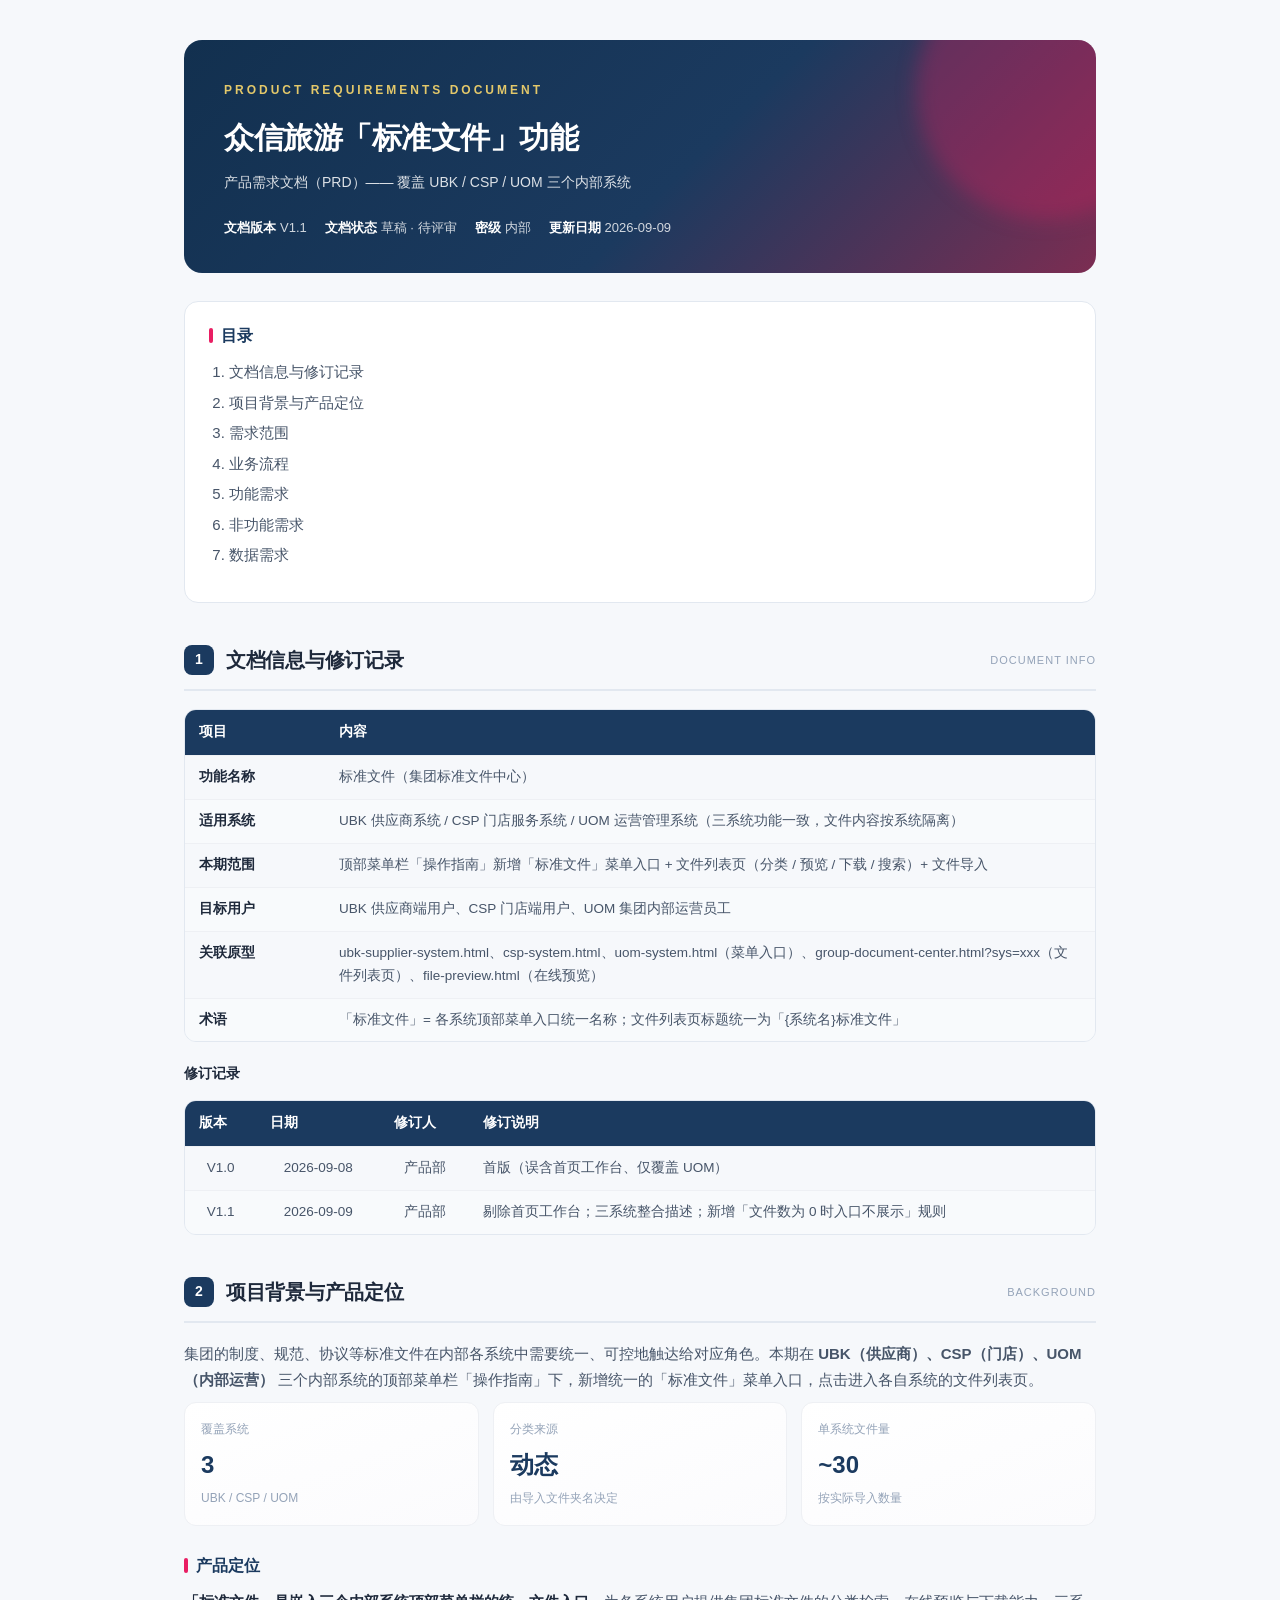
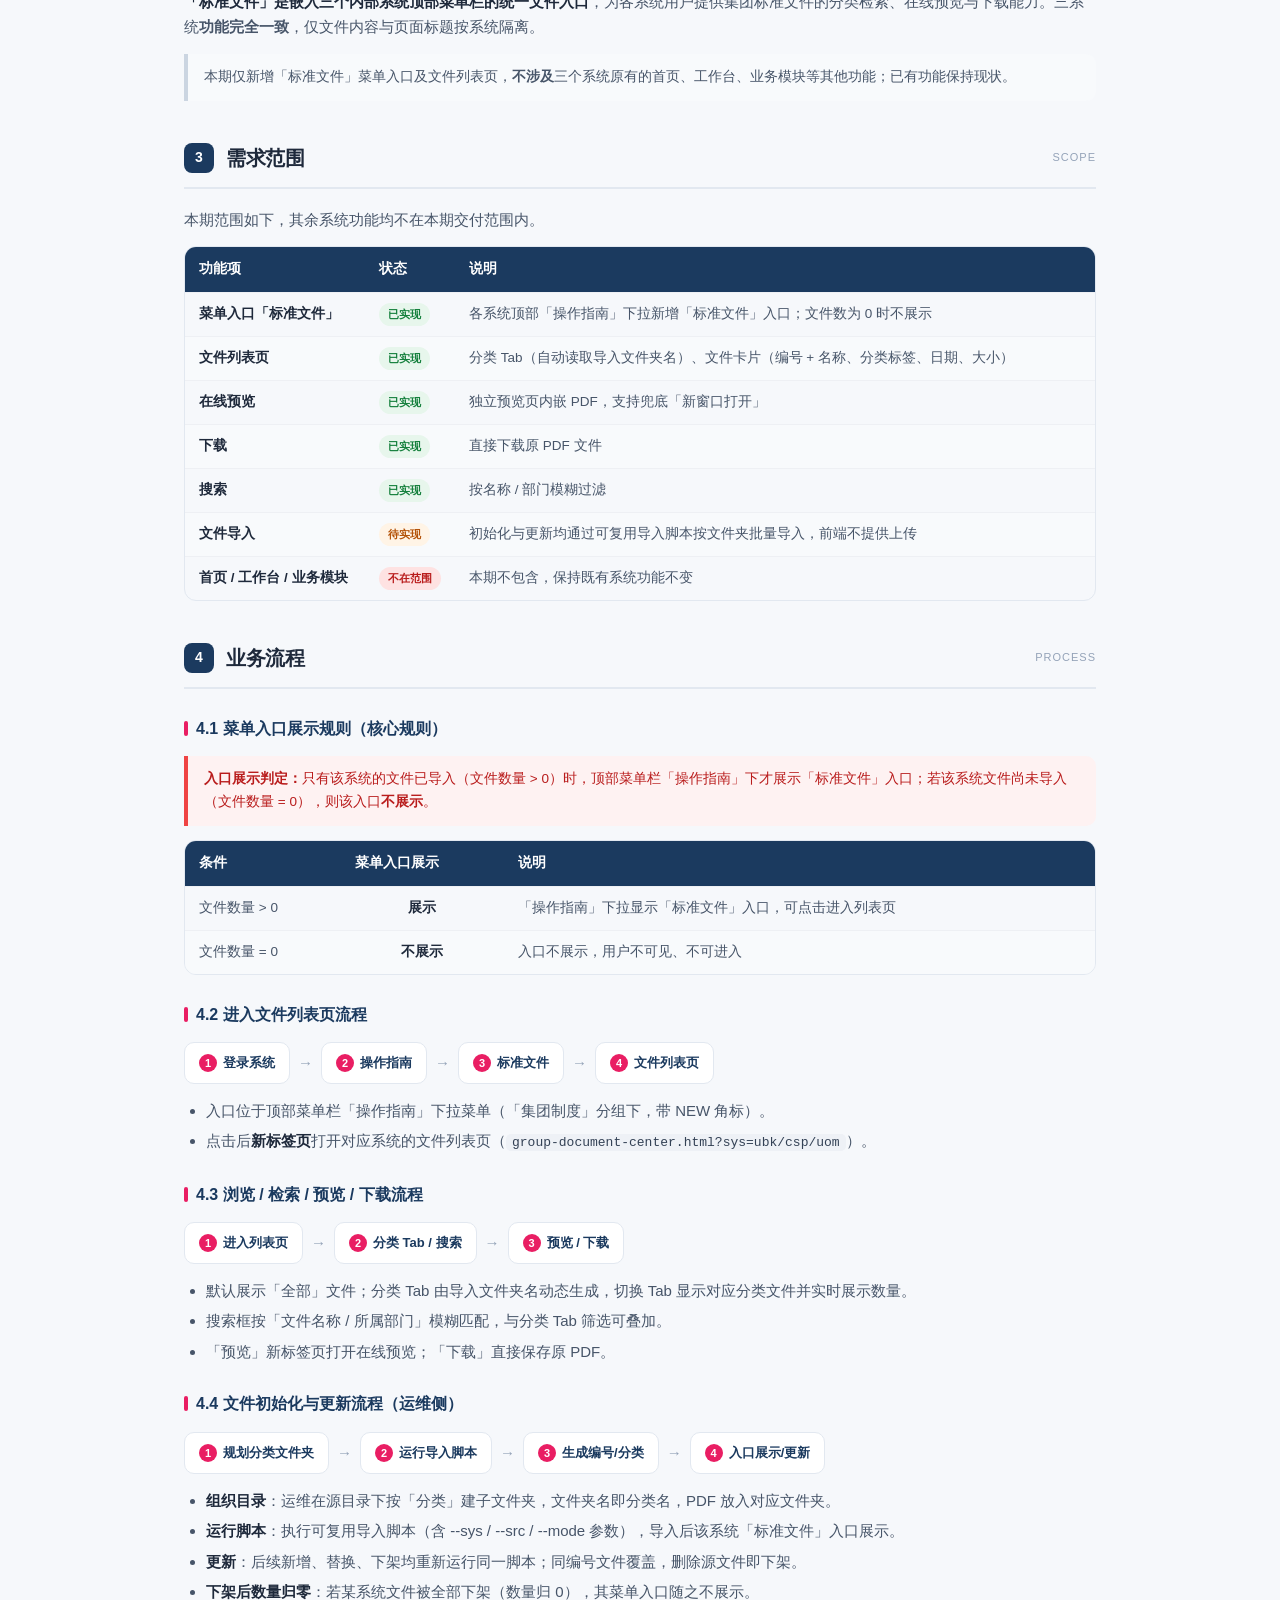
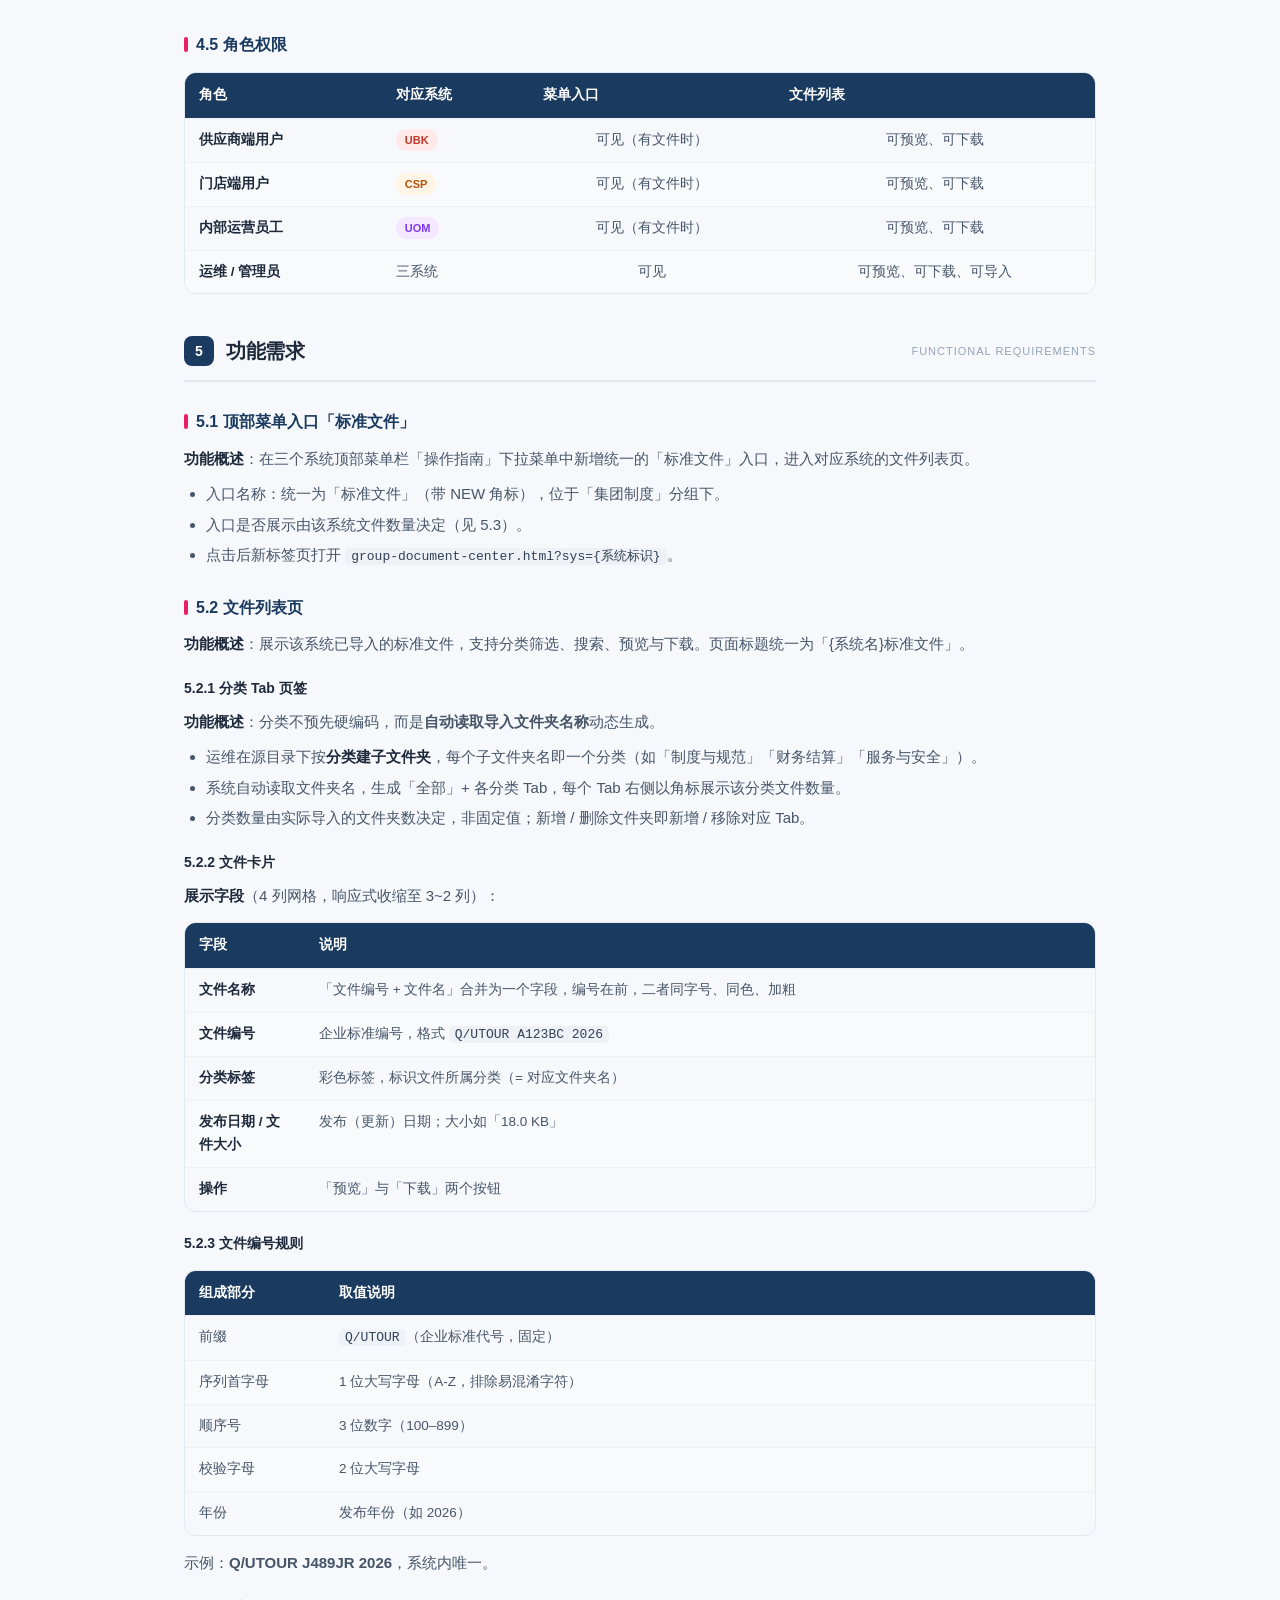
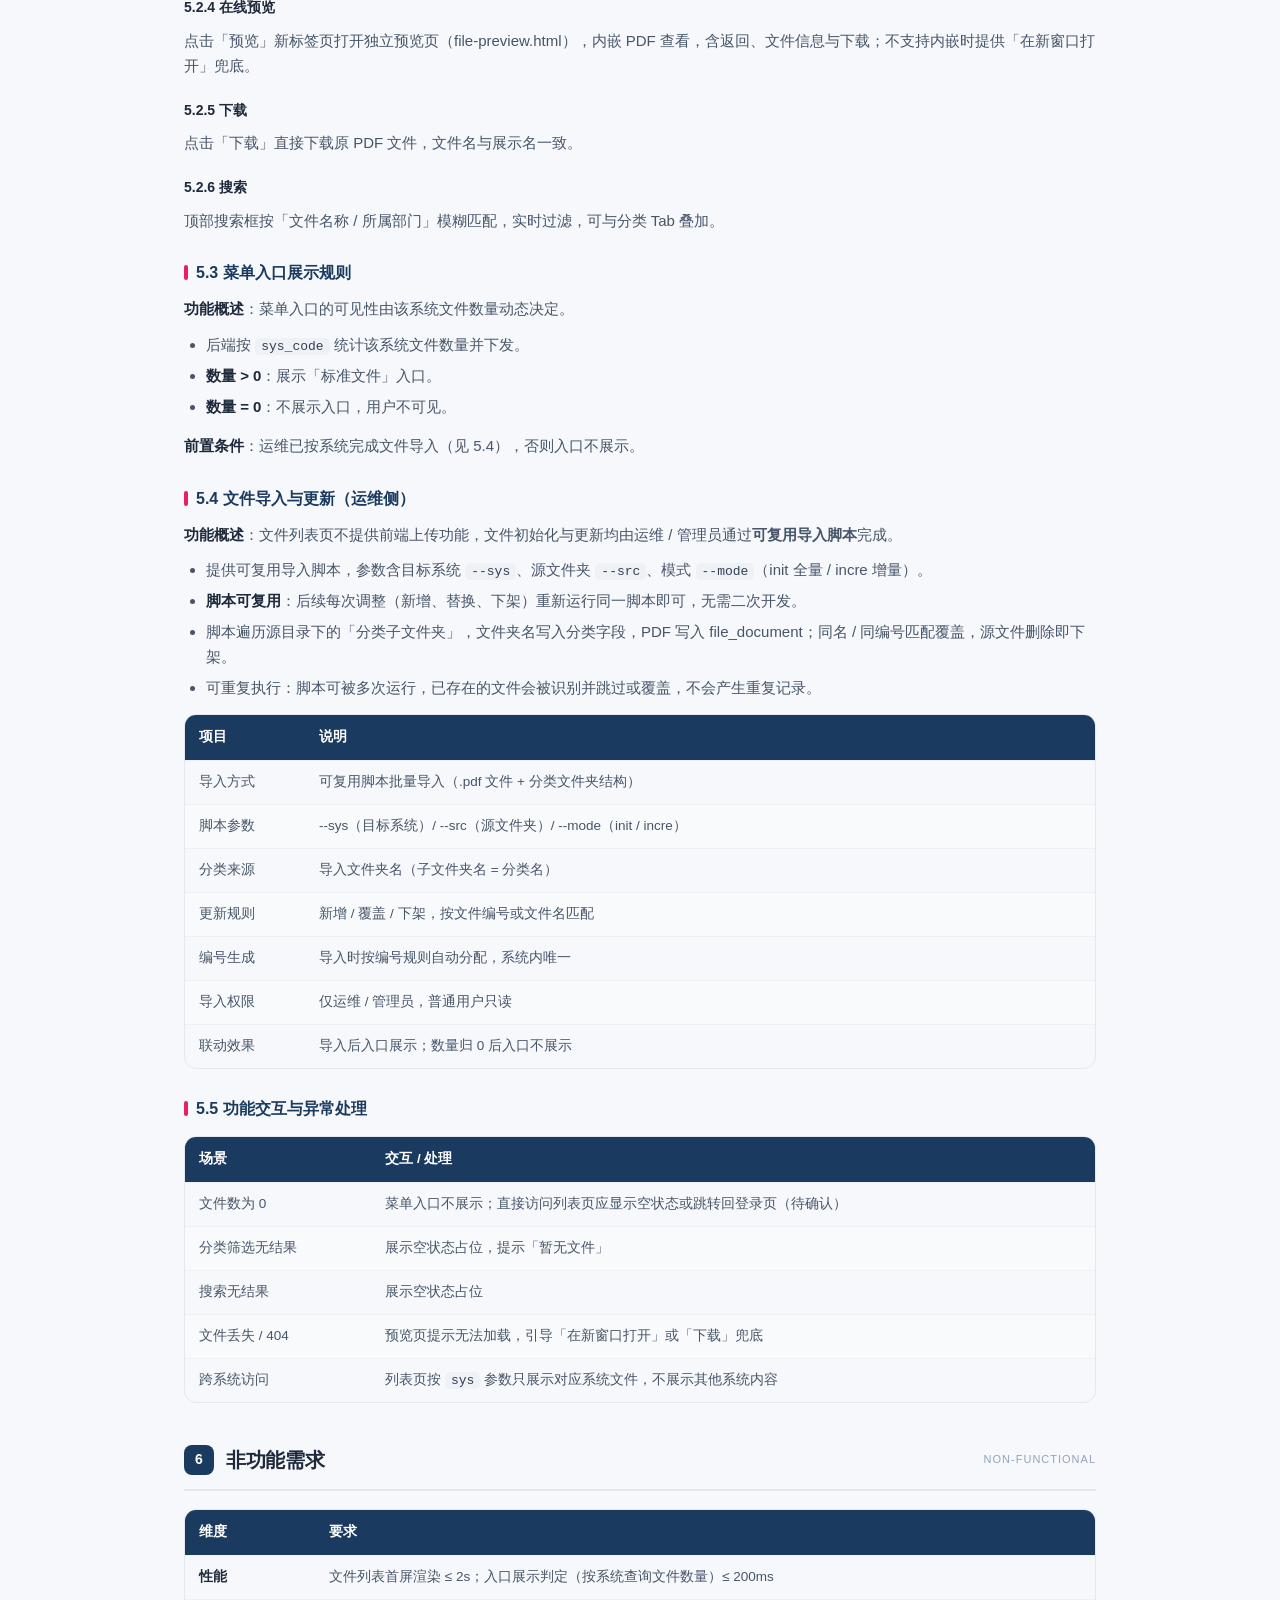
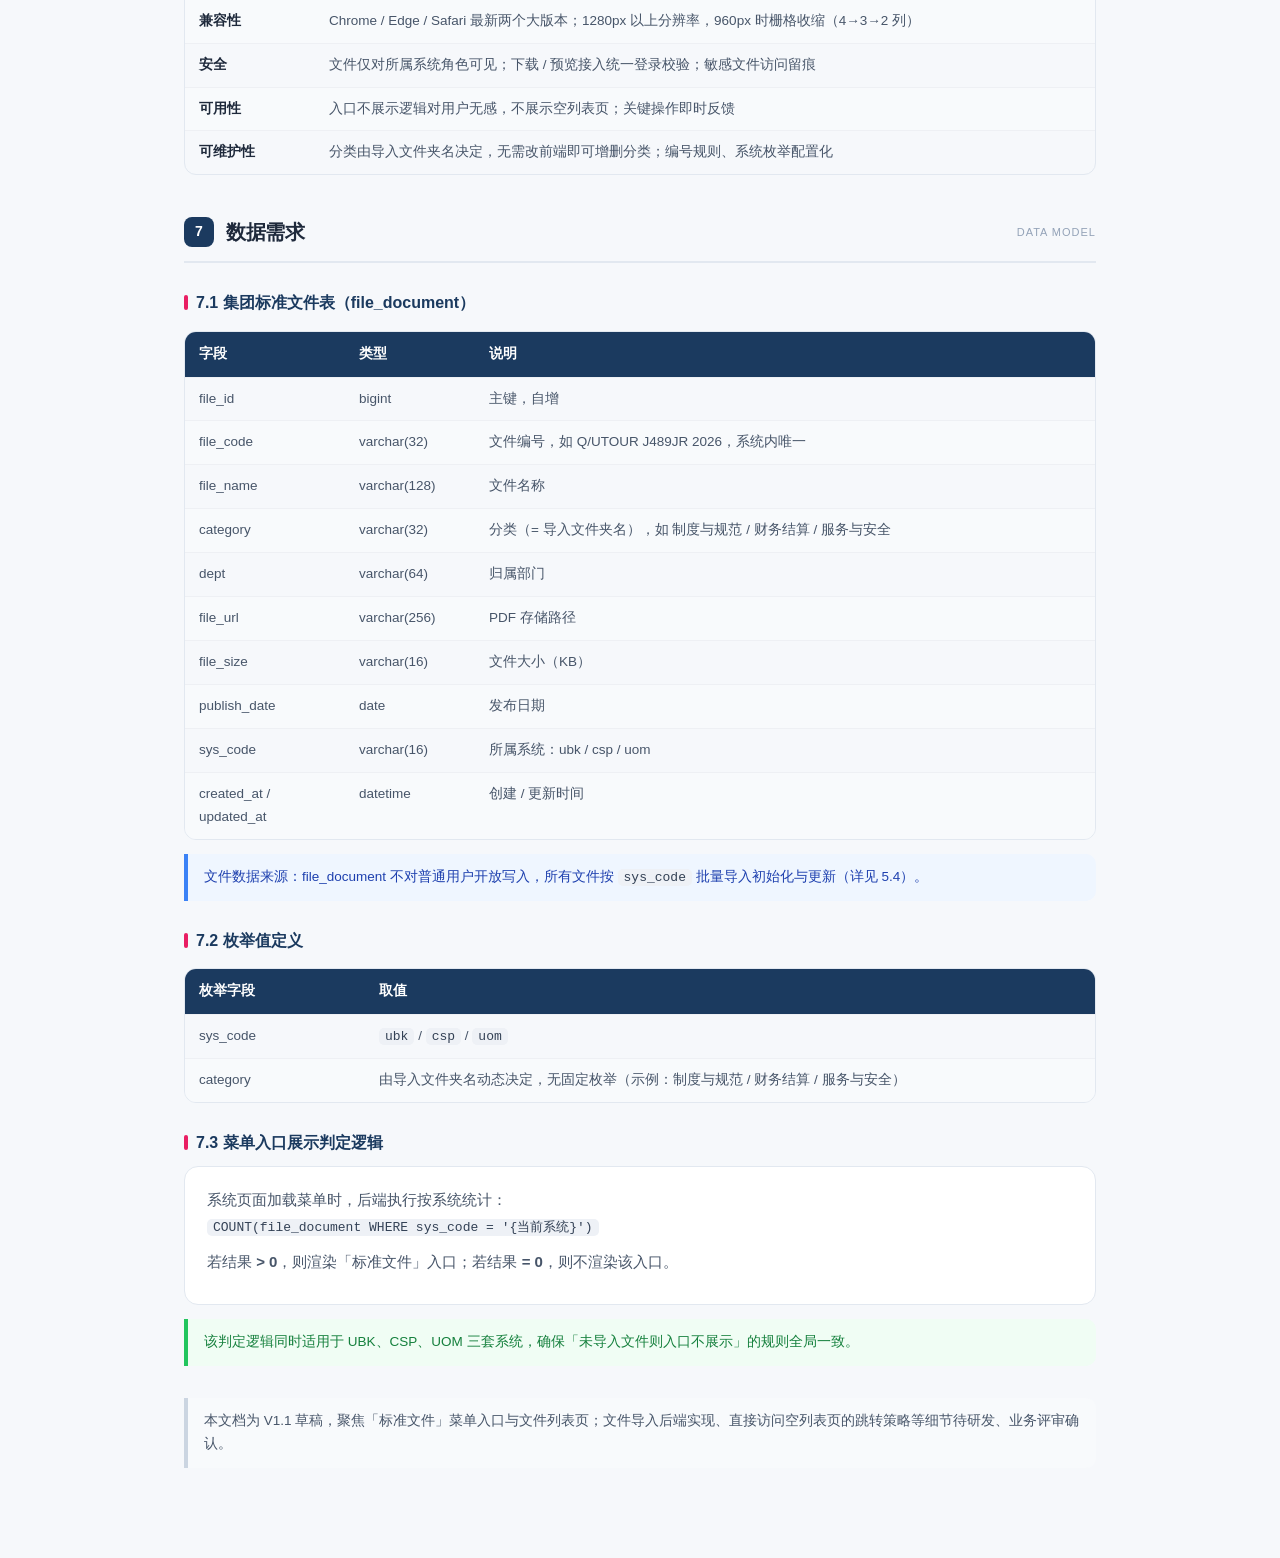
<file: uom-system-prd.html>
<!DOCTYPE html>
<html lang="zh-CN">
<head>
<meta charset="UTF-8" />
<meta name="viewport" content="width=device-width, initial-scale=1.0" />
<title>标准文件 · 产品需求文档（PRD）</title>
<style>
  :root {
    --navy: #1B3A5F;
    --brand: #E91E63;
    --brand-soft: #FCE4EC;
    --ink: #1E293B;
    --ink-2: #475569;
    --muted: #94A3B8;
    --line: #E2E8F0;
    --bg: #F6F8FB;
    --card: #FFFFFF;
    --green: #16a34a;
    --orange: #f59e0b;
    --purple: #7c3aed;
  }
  * { box-sizing: border-box; margin: 0; padding: 0; }
  body {
    font-family: -apple-system, BlinkMacSystemFont, "PingFang SC", "Microsoft YaHei", "Helvetica Neue", sans-serif;
    color: var(--ink); background: var(--bg); font-size: 15px; line-height: 1.7;
    -webkit-font-smoothing: antialiased;
  }
  .page { max-width: 960px; margin: 0 auto; padding: 40px 24px 80px; }

  .cover {
    background: linear-gradient(135deg, #12304f 0%, #1B3A5F 55%, #7c2d52 100%);
    color: #fff; border-radius: 18px; padding: 40px 40px 34px; margin-bottom: 28px;
    position: relative; overflow: hidden;
  }
  .cover::after {
    content: ""; position: absolute; right: -80px; top: -80px; width: 260px; height: 260px;
    border-radius: 50%; background: rgba(233,30,99,.28); filter: blur(10px);
  }
  .cover .tag { font-size: 12px; letter-spacing: 3px; color: #e3c86a; font-weight: 700; text-transform: uppercase; }
  .cover h1 { font-size: 30px; font-weight: 800; letter-spacing: -.5px; margin: 12px 0 8px; position: relative; z-index: 1; }
  .cover .sub { color: rgba(255,255,255,.85); font-size: 14px; position: relative; z-index: 1; }
  .cover .meta { display: flex; flex-wrap: wrap; gap: 18px; margin-top: 22px; font-size: 13px; color: rgba(255,255,255,.8); position: relative; z-index: 1; }
  .cover .meta b { color: #fff; font-weight: 600; margin-right: 4px; }

  section { margin-top: 40px; }
  .section-header {
    display: flex; align-items: center; gap: 12px; margin-bottom: 18px; padding-bottom: 12px;
    border-bottom: 2px solid var(--line);
  }
  .section-header .num {
    width: 30px; height: 30px; border-radius: 8px; flex: 0 0 auto;
    background: var(--navy); color: #fff; font-weight: 700; font-size: 14px;
    display: flex; align-items: center; justify-content: center;
  }
  .section-header h2 { font-size: 20px; font-weight: 700; letter-spacing: -.3px; }
  .section-header .en { margin-left: auto; font-size: 11px; color: var(--muted); letter-spacing: 1px; text-transform: uppercase; }

  h3 { font-size: 16px; font-weight: 700; margin: 26px 0 10px; color: var(--navy); }
  h3::before { content: ""; display: inline-block; width: 4px; height: 15px; background: var(--brand); border-radius: 2px; margin-right: 8px; vertical-align: -2px; }
  h4 { font-size: 14px; font-weight: 700; margin: 20px 0 8px; }

  p { color: var(--ink-2); margin-bottom: 10px; }
  strong { color: var(--ink); }
  ul, ol { margin: 8px 0 14px 22px; color: var(--ink-2); }
  li { margin-bottom: 5px; }
  li b { color: var(--ink); }
  code { background: #eef1f6; padding: 1px 6px; border-radius: 5px; font-size: 13px; color: #334155; }
  a { color: var(--brand); }

  .card { background: var(--card); border: 1px solid var(--line); border-radius: 14px; padding: 20px 22px; margin-bottom: 14px; }
  .card-grid { display: grid; grid-template-columns: repeat(3, 1fr); gap: 14px; }
  .stat { background: linear-gradient(160deg, #fff, #fbfbfd); border: 1px solid #eef0f4; border-radius: 12px; padding: 16px; }
  .stat .k { font-size: 12px; color: var(--muted); }
  .stat .v { font-size: 24px; font-weight: 800; margin-top: 6px; color: var(--navy); }
  .stat .s { font-size: 12px; color: var(--muted); margin-top: 2px; }

  .badge { display: inline-block; font-size: 11px; font-weight: 600; padding: 2px 9px; border-radius: 20px; }
  .badge.pink { background: var(--brand-soft); color: var(--brand); }
  .badge.navy { background: #e8f0fe; color: #1d4ed8; }
  .badge.green { background: #e7f6ec; color: #15803d; }
  .badge.orange { background: #fff4e6; color: #b45309; }
  .badge.purple { background: #f3e8ff; color: #7c3aed; }
  .badge.ubk { background: #ffe9e9; color: #c0392b; }
  .badge.csp { background: #fff4e6; color: #b45309; }
  .badge.uom { background: #f3e8ff; color: #7c3aed; }

  .table-wrap { overflow-x: auto; margin: 14px 0; border: 1px solid var(--line); border-radius: 12px; }
  table { width: 100%; border-collapse: collapse; font-size: 13.5px; min-width: 640px; }
  thead th { background: var(--navy); color: #fff; text-align: left; padding: 11px 14px; font-weight: 600; white-space: nowrap; }
  tbody td { padding: 10px 14px; border-top: 1px solid #eef0f4; color: var(--ink-2); vertical-align: top; }
  tbody tr:nth-child(even) { background: #f8fafc; }
  tbody td b { color: var(--ink); }
  td.center { text-align: center; white-space: nowrap; }

  .flow { display: flex; flex-wrap: wrap; align-items: center; gap: 8px; margin: 14px 0; }
  .flow .step { background: #fff; border: 1px solid var(--line); border-radius: 10px; padding: 9px 14px; font-size: 13px; font-weight: 600; color: var(--navy); }
  .flow .step .n { display: inline-block; width: 18px; height: 18px; line-height: 18px; text-align: center; border-radius: 50%; background: var(--brand); color: #fff; font-size: 11px; margin-right: 6px; }
  .flow .arrow { color: var(--muted); font-weight: 700; }

  .callout { border-left: 4px solid var(--orange); background: #fff8ec; padding: 12px 16px; border-radius: 0 10px 10px 0; margin: 14px 0; font-size: 13.5px; color: #7c5b12; }
  .callout.blue { border-color: #3b82f6; background: #eff6ff; color: #1e40af; }
  .callout.red { border-color: #ef4444; background: #fef2f2; color: #b91c1c; }
  .callout.gray { border-color: #cbd5e1; background: #f8fafc; color: var(--ink-2); }
  .callout.green { border-color: #22c55e; background: #f0fdf4; color: #15803d; }

  .toc { background: #fff; border: 1px solid var(--line); border-radius: 14px; padding: 20px 24px; }
  .toc h3 { margin-top: 0; }
  .toc ol { margin-left: 20px; color: var(--ink-2); }
  .toc a { color: var(--ink-2); text-decoration: none; }
  .toc a:hover { color: var(--brand); }

  @media (max-width: 720px) {
    .card-grid { grid-template-columns: 1fr 1fr; }
    .cover h1 { font-size: 24px; }
    .page { padding: 20px 14px 60px; }
  }
  @media print {
    .cover { -webkit-print-color-adjust: exact; }
    section { page-break-inside: avoid; }
  }
</style>
</head>
<body>
<div class="page">

  <div class="cover">
    <div class="tag">Product Requirements Document</div>
    <h1>众信旅游「标准文件」功能</h1>
    <div class="sub">产品需求文档（PRD）—— 覆盖 UBK / CSP / UOM 三个内部系统</div>
    <div class="meta">
      <span><b>文档版本</b>V1.1</span>
      <span><b>文档状态</b>草稿 · 待评审</span>
      <span><b>密级</b>内部</span>
      <span><b>更新日期</b>2026-09-09</span>
    </div>
  </div>

  <div class="toc">
    <h3>目录</h3>
    <ol>
      <li><a href="#s1">文档信息与修订记录</a></li>
      <li><a href="#s2">项目背景与产品定位</a></li>
      <li><a href="#s3">需求范围</a></li>
      <li><a href="#s4">业务流程</a></li>
      <li><a href="#s5">功能需求</a></li>
      <li><a href="#s6">非功能需求</a></li>
      <li><a href="#s7">数据需求</a></li>
    </ol>
  </div>

  <!-- 1 文档信息 -->
  <section id="s1">
    <div class="section-header"><div class="num">1</div><h2>文档信息与修订记录</h2><span class="en">Document Info</span></div>
    <div class="table-wrap">
      <table>
        <thead><tr><th style="width:140px">项目</th><th>内容</th></tr></thead>
        <tbody>
          <tr><td><b>功能名称</b></td><td>标准文件（集团标准文件中心）</td></tr>
          <tr><td><b>适用系统</b></td><td>UBK 供应商系统 / CSP 门店服务系统 / UOM 运营管理系统（三系统功能一致，文件内容按系统隔离）</td></tr>
          <tr><td><b>本期范围</b></td><td>顶部菜单栏「操作指南」新增「标准文件」菜单入口 + 文件列表页（分类 / 预览 / 下载 / 搜索）+ 文件导入</td></tr>
          <tr><td><b>目标用户</b></td><td>UBK 供应商端用户、CSP 门店端用户、UOM 集团内部运营员工</td></tr>
          <tr><td><b>关联原型</b></td><td>ubk-supplier-system.html、csp-system.html、uom-system.html（菜单入口）、group-document-center.html?sys=xxx（文件列表页）、file-preview.html（在线预览）</td></tr>
          <tr><td><b>术语</b></td><td>「标准文件」= 各系统顶部菜单入口统一名称；文件列表页标题统一为「{系统名}标准文件」</td></tr>
        </tbody>
      </table>
    </div>
    <h4>修订记录</h4>
    <div class="table-wrap">
      <table>
        <thead><tr><th>版本</th><th>日期</th><th>修订人</th><th>修订说明</th></tr></thead>
        <tbody>
          <tr><td class="center">V1.0</td><td class="center">2026-09-08</td><td class="center">产品部</td><td>首版（误含首页工作台、仅覆盖 UOM）</td></tr>
          <tr><td class="center">V1.1</td><td class="center">2026-09-09</td><td class="center">产品部</td><td>剔除首页工作台；三系统整合描述；新增「文件数为 0 时入口不展示」规则</td></tr>
        </tbody>
      </table>
    </div>
  </section>

  <!-- 2 背景 -->
  <section id="s2">
    <div class="section-header"><div class="num">2</div><h2>项目背景与产品定位</h2><span class="en">Background</span></div>
    <p>集团的制度、规范、协议等标准文件在内部各系统中需要统一、可控地触达给对应角色。本期在 <b>UBK（供应商）、CSP（门店）、UOM（内部运营）</b> 三个内部系统的顶部菜单栏「操作指南」下，新增统一的「标准文件」菜单入口，点击进入各自系统的文件列表页。</p>
    <div class="card-grid">
      <div class="stat"><div class="k">覆盖系统</div><div class="v">3</div><div class="s">UBK / CSP / UOM</div></div>
      <div class="stat"><div class="k">分类来源</div><div class="v">动态</div><div class="s">由导入文件夹名决定</div></div>
      <div class="stat"><div class="k">单系统文件量</div><div class="v">~30</div><div class="s">按实际导入数量</div></div>
    </div>
    <h3>产品定位</h3>
    <p><strong>「标准文件」是嵌入三个内部系统顶部菜单栏的统一文件入口</strong>，为各系统用户提供集团标准文件的分类检索、在线预览与下载能力。三系统<b>功能完全一致</b>，仅文件内容与页面标题按系统隔离。</p>
    <div class="callout gray">本期仅新增「标准文件」菜单入口及文件列表页，<b>不涉及</b>三个系统原有的首页、工作台、业务模块等其他功能；已有功能保持现状。</div>
  </section>

  <!-- 3 需求范围 -->
  <section id="s3">
    <div class="section-header"><div class="num">3</div><h2>需求范围</h2><span class="en">Scope</span></div>
    <p>本期范围如下，其余系统功能均不在本期交付范围内。</p>
    <div class="table-wrap">
      <table>
        <thead><tr><th style="width:180px">功能项</th><th style="width:90px">状态</th><th>说明</th></tr></thead>
        <tbody>
          <tr><td><b>菜单入口「标准文件」</b></td><td><span class="badge green">已实现</span></td><td>各系统顶部「操作指南」下拉新增「标准文件」入口；文件数为 0 时不展示</td></tr>
          <tr><td><b>文件列表页</b></td><td><span class="badge green">已实现</span></td><td>分类 Tab（自动读取导入文件夹名）、文件卡片（编号 + 名称、分类标签、日期、大小）</td></tr>
          <tr><td><b>在线预览</b></td><td><span class="badge green">已实现</span></td><td>独立预览页内嵌 PDF，支持兜底「新窗口打开」</td></tr>
          <tr><td><b>下载</b></td><td><span class="badge green">已实现</span></td><td>直接下载原 PDF 文件</td></tr>
          <tr><td><b>搜索</b></td><td><span class="badge green">已实现</span></td><td>按名称 / 部门模糊过滤</td></tr>
          <tr><td><b>文件导入</b></td><td><span class="badge orange">待实现</span></td><td>初始化与更新均通过可复用导入脚本按文件夹批量导入，前端不提供上传</td></tr>
          <tr><td style="color:#b91c1c"><b>首页 / 工作台 / 业务模块</b></td><td><span class="badge" style="background:#fee2e2;color:#b91c1c">不在范围</span></td><td>本期不包含，保持既有系统功能不变</td></tr>
        </tbody>
      </table>
    </div>
  </section>

  <!-- 4 业务流程 -->
  <section id="s4">
    <div class="section-header"><div class="num">4</div><h2>业务流程</h2><span class="en">Process</span></div>

    <h3>4.1 菜单入口展示规则（核心规则）</h3>
    <div class="callout red"><b>入口展示判定：</b>只有该系统的文件已导入（文件数量 &gt; 0）时，顶部菜单栏「操作指南」下才展示「标准文件」入口；若该系统文件尚未导入（文件数量 = 0），则该入口<b>不展示</b>。</div>
    <div class="table-wrap">
      <table>
        <thead><tr><th>条件</th><th>菜单入口展示</th><th>说明</th></tr></thead>
        <tbody>
          <tr><td>文件数量 &gt; 0</td><td class="center"><b>展示</b></td><td>「操作指南」下拉显示「标准文件」入口，可点击进入列表页</td></tr>
          <tr><td>文件数量 = 0</td><td class="center"><b>不展示</b></td><td>入口不展示，用户不可见、不可进入</td></tr>
        </tbody>
      </table>
    </div>

    <h3>4.2 进入文件列表页流程</h3>
    <div class="flow">
      <span class="step"><span class="n">1</span>登录系统</span><span class="arrow">→</span>
      <span class="step"><span class="n">2</span>操作指南</span><span class="arrow">→</span>
      <span class="step"><span class="n">3</span>标准文件</span><span class="arrow">→</span>
      <span class="step"><span class="n">4</span>文件列表页</span>
    </div>
    <ul>
      <li>入口位于顶部菜单栏「操作指南」下拉菜单（「集团制度」分组下，带 NEW 角标）。</li>
      <li>点击后<b>新标签页</b>打开对应系统的文件列表页（<code>group-document-center.html?sys=ubk/csp/uom</code>）。</li>
    </ul>

    <h3>4.3 浏览 / 检索 / 预览 / 下载流程</h3>
    <div class="flow">
      <span class="step"><span class="n">1</span>进入列表页</span><span class="arrow">→</span>
      <span class="step"><span class="n">2</span>分类 Tab / 搜索</span><span class="arrow">→</span>
      <span class="step"><span class="n">3</span>预览 / 下载</span>
    </div>
    <ul>
      <li>默认展示「全部」文件；分类 Tab 由导入文件夹名动态生成，切换 Tab 显示对应分类文件并实时展示数量。</li>
      <li>搜索框按「文件名称 / 所属部门」模糊匹配，与分类 Tab 筛选可叠加。</li>
      <li>「预览」新标签页打开在线预览；「下载」直接保存原 PDF。</li>
    </ul>

    <h3>4.4 文件初始化与更新流程（运维侧）</h3>
    <div class="flow">
      <span class="step"><span class="n">1</span>规划分类文件夹</span><span class="arrow">→</span>
      <span class="step"><span class="n">2</span>运行导入脚本</span><span class="arrow">→</span>
      <span class="step"><span class="n">3</span>生成编号/分类</span><span class="arrow">→</span>
      <span class="step"><span class="n">4</span>入口展示/更新</span>
    </div>
    <ul>
      <li><b>组织目录</b>：运维在源目录下按「分类」建子文件夹，文件夹名即分类名，PDF 放入对应文件夹。</li>
      <li><b>运行脚本</b>：执行可复用导入脚本（含 --sys / --src / --mode 参数），导入后该系统「标准文件」入口展示。</li>
      <li><b>更新</b>：后续新增、替换、下架均重新运行同一脚本；同编号文件覆盖，删除源文件即下架。</li>
      <li><b>下架后数量归零</b>：若某系统文件被全部下架（数量归 0），其菜单入口随之不展示。</li>
    </ul>

    <h3>4.5 角色权限</h3>
    <div class="table-wrap">
      <table>
        <thead><tr><th>角色</th><th>对应系统</th><th>菜单入口</th><th>文件列表</th></tr></thead>
        <tbody>
          <tr><td><b>供应商端用户</b></td><td><span class="badge ubk">UBK</span></td><td class="center">可见（有文件时）</td><td class="center">可预览、可下载</td></tr>
          <tr><td><b>门店端用户</b></td><td><span class="badge csp">CSP</span></td><td class="center">可见（有文件时）</td><td class="center">可预览、可下载</td></tr>
          <tr><td><b>内部运营员工</b></td><td><span class="badge uom">UOM</span></td><td class="center">可见（有文件时）</td><td class="center">可预览、可下载</td></tr>
          <tr><td><b>运维 / 管理员</b></td><td>三系统</td><td class="center">可见</td><td class="center">可预览、可下载、可导入</td></tr>
        </tbody>
      </table>
    </div>
  </section>

  <!-- 5 功能需求 -->
  <section id="s5">
    <div class="section-header"><div class="num">5</div><h2>功能需求</h2><span class="en">Functional Requirements</span></div>

    <h3>5.1 顶部菜单入口「标准文件」</h3>
    <p><strong>功能概述</strong>：在三个系统顶部菜单栏「操作指南」下拉菜单中新增统一的「标准文件」入口，进入对应系统的文件列表页。</p>
    <ul>
      <li>入口名称：统一为「标准文件」（带 NEW 角标），位于「集团制度」分组下。</li>
      <li>入口是否展示由该系统文件数量决定（见 5.3）。</li>
      <li>点击后新标签页打开 <code>group-document-center.html?sys={系统标识}</code>。</li>
    </ul>

    <h3>5.2 文件列表页</h3>
    <p><strong>功能概述</strong>：展示该系统已导入的标准文件，支持分类筛选、搜索、预览与下载。页面标题统一为「{系统名}标准文件」。</p>

    <h4>5.2.1 分类 Tab 页签</h4>
    <p><strong>功能概述</strong>：分类不预先硬编码，而是<b>自动读取导入文件夹名称</b>动态生成。</p>
    <ul>
      <li>运维在源目录下按<b>分类建子文件夹</b>，每个子文件夹名即一个分类（如「制度与规范」「财务结算」「服务与安全」）。</li>
      <li>系统自动读取文件夹名，生成「全部」+ 各分类 Tab，每个 Tab 右侧以角标展示该分类文件数量。</li>
      <li>分类数量由实际导入的文件夹数决定，非固定值；新增 / 删除文件夹即新增 / 移除对应 Tab。</li>
    </ul>

    <h4>5.2.2 文件卡片</h4>
    <p><strong>展示字段</strong>（4 列网格，响应式收缩至 3~2 列）：</p>
    <div class="table-wrap">
      <table>
        <thead><tr><th style="width:120px">字段</th><th>说明</th></tr></thead>
        <tbody>
          <tr><td><b>文件名称</b></td><td>「文件编号 + 文件名」合并为一个字段，编号在前，二者同字号、同色、加粗</td></tr>
          <tr><td><b>文件编号</b></td><td>企业标准编号，格式 <code>Q/UTOUR A123BC 2026</code></td></tr>
          <tr><td><b>分类标签</b></td><td>彩色标签，标识文件所属分类（= 对应文件夹名）</td></tr>
          <tr><td><b>发布日期 / 文件大小</b></td><td>发布（更新）日期；大小如「18.0 KB」</td></tr>
          <tr><td><b>操作</b></td><td>「预览」与「下载」两个按钮</td></tr>
        </tbody>
      </table>
    </div>

    <h4>5.2.3 文件编号规则</h4>
    <div class="table-wrap">
      <table>
        <thead><tr><th style="width:140px">组成部分</th><th>取值说明</th></tr></thead>
        <tbody>
          <tr><td>前缀</td><td><code>Q/UTOUR</code>（企业标准代号，固定）</td></tr>
          <tr><td>序列首字母</td><td>1 位大写字母（A-Z，排除易混淆字符）</td></tr>
          <tr><td>顺序号</td><td>3 位数字（100–899）</td></tr>
          <tr><td>校验字母</td><td>2 位大写字母</td></tr>
          <tr><td>年份</td><td>发布年份（如 2026）</td></tr>
        </tbody>
      </table>
    </div>
    <p>示例：<b>Q/UTOUR J489JR 2026</b>，系统内唯一。</p>

    <h4>5.2.4 在线预览</h4>
    <p>点击「预览」新标签页打开独立预览页（file-preview.html），内嵌 PDF 查看，含返回、文件信息与下载；不支持内嵌时提供「在新窗口打开」兜底。</p>

    <h4>5.2.5 下载</h4>
    <p>点击「下载」直接下载原 PDF 文件，文件名与展示名一致。</p>

    <h4>5.2.6 搜索</h4>
    <p>顶部搜索框按「文件名称 / 所属部门」模糊匹配，实时过滤，可与分类 Tab 叠加。</p>

    <h3>5.3 菜单入口展示规则</h3>
    <p><strong>功能概述</strong>：菜单入口的可见性由该系统文件数量动态决定。</p>
    <ul>
      <li>后端按 <code>sys_code</code> 统计该系统文件数量并下发。</li>
      <li><b>数量 &gt; 0</b>：展示「标准文件」入口。</li>
      <li><b>数量 = 0</b>：不展示入口，用户不可见。</li>
    </ul>
    <p><strong>前置条件</strong>：运维已按系统完成文件导入（见 5.4），否则入口不展示。</p>

    <h3>5.4 文件导入与更新（运维侧）</h3>
    <p><strong>功能概述</strong>：文件列表页不提供前端上传功能，文件初始化与更新均由运维 / 管理员通过<b>可复用导入脚本</b>完成。</p>
    <ul>
      <li>提供可复用导入脚本，参数含目标系统 <code>--sys</code>、源文件夹 <code>--src</code>、模式 <code>--mode</code>（init 全量 / incre 增量）。</li>
      <li><b>脚本可复用</b>：后续每次调整（新增、替换、下架）重新运行同一脚本即可，无需二次开发。</li>
      <li>脚本遍历源目录下的「分类子文件夹」，文件夹名写入分类字段，PDF 写入 file_document；同名 / 同编号匹配覆盖，源文件删除即下架。</li>
      <li>可重复执行：脚本可被多次运行，已存在的文件会被识别并跳过或覆盖，不会产生重复记录。</li>
    </ul>
    <div class="table-wrap">
      <table>
        <thead><tr><th style="width:120px">项目</th><th>说明</th></tr></thead>
        <tbody>
          <tr><td>导入方式</td><td>可复用脚本批量导入（.pdf 文件 + 分类文件夹结构）</td></tr>
          <tr><td>脚本参数</td><td>--sys（目标系统）/ --src（源文件夹）/ --mode（init / incre）</td></tr>
          <tr><td>分类来源</td><td>导入文件夹名（子文件夹名 = 分类名）</td></tr>
          <tr><td>更新规则</td><td>新增 / 覆盖 / 下架，按文件编号或文件名匹配</td></tr>
          <tr><td>编号生成</td><td>导入时按编号规则自动分配，系统内唯一</td></tr>
          <tr><td>导入权限</td><td>仅运维 / 管理员，普通用户只读</td></tr>
          <tr><td>联动效果</td><td>导入后入口展示；数量归 0 后入口不展示</td></tr>
        </tbody>
      </table>
    </div>

    <h3>5.5 功能交互与异常处理</h3>
    <div class="table-wrap">
      <table>
        <thead><tr><th>场景</th><th>交互 / 处理</th></tr></thead>
        <tbody>
          <tr><td>文件数为 0</td><td>菜单入口不展示；直接访问列表页应显示空状态或跳转回登录页（待确认）</td></tr>
          <tr><td>分类筛选无结果</td><td>展示空状态占位，提示「暂无文件」</td></tr>
          <tr><td>搜索无结果</td><td>展示空状态占位</td></tr>
          <tr><td>文件丢失 / 404</td><td>预览页提示无法加载，引导「在新窗口打开」或「下载」兜底</td></tr>
          <tr><td>跨系统访问</td><td>列表页按 <code>sys</code> 参数只展示对应系统文件，不展示其他系统内容</td></tr>
        </tbody>
      </table>
    </div>
  </section>

  <!-- 6 非功能需求 -->
  <section id="s6">
    <div class="section-header"><div class="num">6</div><h2>非功能需求</h2><span class="en">Non-functional</span></div>
    <div class="table-wrap">
      <table>
        <thead><tr><th style="width:130px">维度</th><th>要求</th></tr></thead>
        <tbody>
          <tr><td><b>性能</b></td><td>文件列表首屏渲染 ≤ 2s；入口展示判定（按系统查询文件数量）≤ 200ms</td></tr>
          <tr><td><b>兼容性</b></td><td>Chrome / Edge / Safari 最新两个大版本；1280px 以上分辨率，960px 时栅格收缩（4→3→2 列）</td></tr>
          <tr><td><b>安全</b></td><td>文件仅对所属系统角色可见；下载 / 预览接入统一登录校验；敏感文件访问留痕</td></tr>
          <tr><td><b>可用性</b></td><td>入口不展示逻辑对用户无感，不展示空列表页；关键操作即时反馈</td></tr>
          <tr><td><b>可维护性</b></td><td>分类由导入文件夹名决定，无需改前端即可增删分类；编号规则、系统枚举配置化</td></tr>
        </tbody>
      </table>
    </div>
  </section>

  <!-- 7 数据需求 -->
  <section id="s7">
    <div class="section-header"><div class="num">7</div><h2>数据需求</h2><span class="en">Data Model</span></div>

    <h3>7.1 集团标准文件表（file_document）</h3>
    <div class="table-wrap">
      <table>
        <thead><tr><th style="width:160px">字段</th><th style="width:130px">类型</th><th>说明</th></tr></thead>
        <tbody>
          <tr><td>file_id</td><td>bigint</td><td>主键，自增</td></tr>
          <tr><td>file_code</td><td>varchar(32)</td><td>文件编号，如 Q/UTOUR J489JR 2026，系统内唯一</td></tr>
          <tr><td>file_name</td><td>varchar(128)</td><td>文件名称</td></tr>
          <tr><td>category</td><td>varchar(32)</td><td>分类（= 导入文件夹名），如 制度与规范 / 财务结算 / 服务与安全</td></tr>
          <tr><td>dept</td><td>varchar(64)</td><td>归属部门</td></tr>
          <tr><td>file_url</td><td>varchar(256)</td><td>PDF 存储路径</td></tr>
          <tr><td>file_size</td><td>varchar(16)</td><td>文件大小（KB）</td></tr>
          <tr><td>publish_date</td><td>date</td><td>发布日期</td></tr>
          <tr><td>sys_code</td><td>varchar(16)</td><td>所属系统：ubk / csp / uom</td></tr>
          <tr><td>created_at / updated_at</td><td>datetime</td><td>创建 / 更新时间</td></tr>
        </tbody>
      </table>
    </div>
    <div class="callout blue">文件数据来源：file_document 不对普通用户开放写入，所有文件按 <code>sys_code</code> 批量导入初始化与更新（详见 5.4）。</div>

    <h3>7.2 枚举值定义</h3>
    <div class="table-wrap">
      <table>
        <thead><tr><th style="width:180px">枚举字段</th><th>取值</th></tr></thead>
        <tbody>
          <tr><td>sys_code</td><td><code>ubk</code> / <code>csp</code> / <code>uom</code></td></tr>
          <tr><td>category</td><td>由导入文件夹名动态决定，无固定枚举（示例：制度与规范 / 财务结算 / 服务与安全）</td></tr>
        </tbody>
      </table>
    </div>

    <h3>7.3 菜单入口展示判定逻辑</h3>
    <div class="card">
      <p>系统页面加载菜单时，后端执行按系统统计：<br><code>COUNT(file_document WHERE sys_code = '{当前系统}')</code></p>
      <p>若结果 <b>&gt; 0</b>，则渲染「标准文件」入口；若结果 <b>= 0</b>，则不渲染该入口。</p>
    </div>
    <div class="callout green">该判定逻辑同时适用于 UBK、CSP、UOM 三套系统，确保「未导入文件则入口不展示」的规则全局一致。</div>
  </section>

  <div class="callout gray" style="margin-top:32px">本文档为 V1.1 草稿，聚焦「标准文件」菜单入口与文件列表页；文件导入后端实现、直接访问空列表页的跳转策略等细节待研发、业务评审确认。</div>

</div>
</body>
</html>
</file>
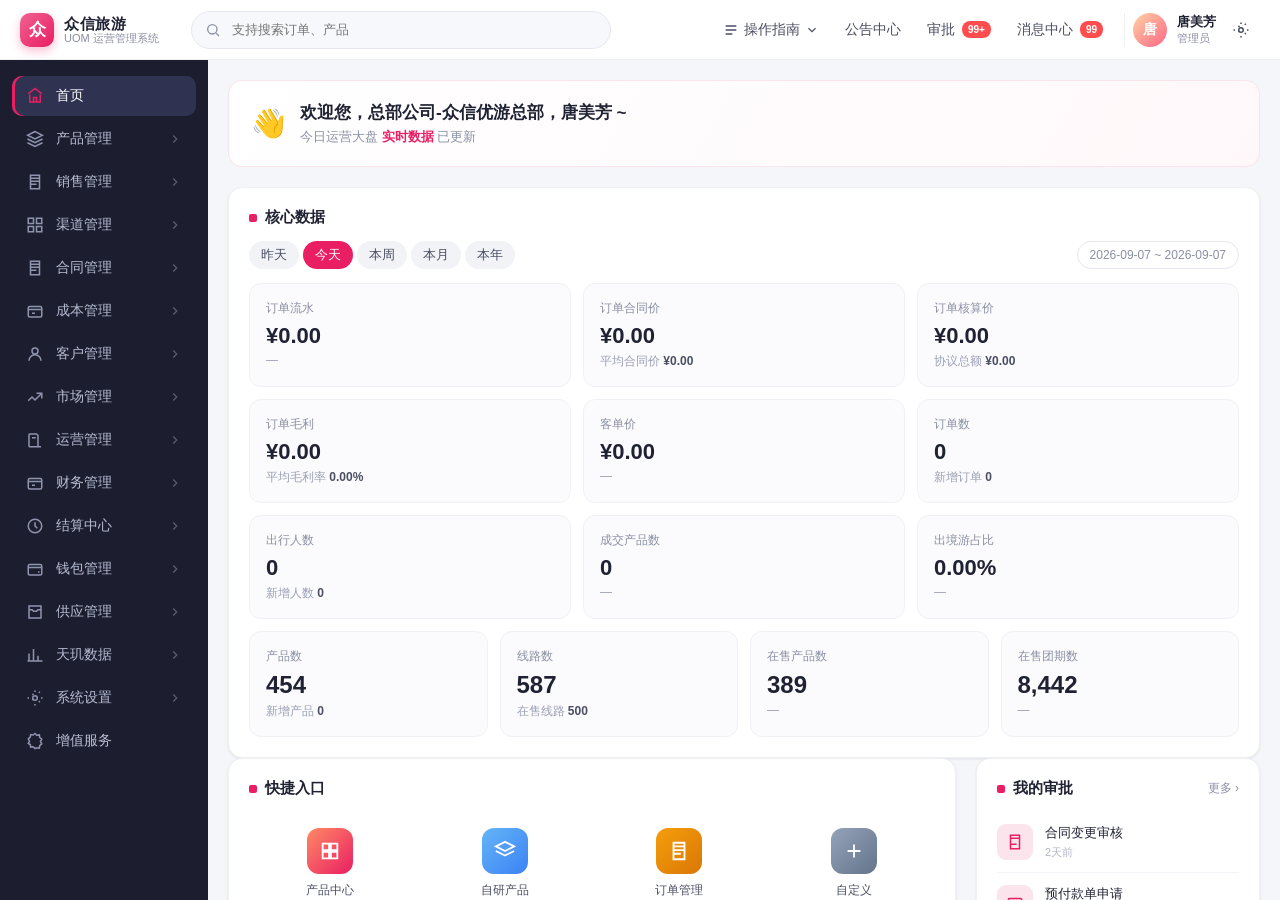
<file: uom-system.html>
<!DOCTYPE html>
<html lang="zh-CN">
<head>
<meta charset="UTF-8" />
<meta name="viewport" content="width=device-width, initial-scale=1.0" />
<title>UOM 运营管理系统 · 众信旅游</title>
<style>
  :root {
    --brand: #E91E63;
    --brand-dark: #C2185B;
    --brand-soft: #FCE4EC;
    --brand-light: #FFF5F7;
    --ink: #1f2233;
    --ink-2: #4a4e63;
    --muted: #8a8fa3;
    --line: #eef0f4;
    --bg: #f5f6fa;
    --sidebar: #1c1e30;
    --sidebar-hover: #2a2d45;
    --sidebar-active: #2f3351;
    --green: #16a34a;
    --orange: #f59e0b;
    --red: #ff4d4f;
    --shadow-sm: 0 1px 3px rgba(25,28,50,.06), 0 1px 2px rgba(25,28,50,.04);
    --shadow-md: 0 8px 24px rgba(25,28,50,.09);
    --shadow-lg: 0 20px 50px rgba(25,28,50,.18);
  }
  * { box-sizing: border-box; margin: 0; padding: 0; }
  html, body { height: 100%; }
  body {
    font-family: -apple-system, BlinkMacSystemFont, "PingFang SC", "Microsoft YaHei", "Helvetica Neue", sans-serif;
    color: var(--ink);
    background: var(--bg);
    font-size: 14px;
    -webkit-font-smoothing: antialiased;
    overflow: hidden;
  }
  a { color: inherit; text-decoration: none; }
  button { font-family: inherit; cursor: pointer; border: none; background: none; }

  .app { height: 100vh; display: flex; flex-direction: column; }
  .header {
    height: 60px; flex: 0 0 60px;
    display: flex; align-items: center;
    background: #fff;
    border-bottom: 1px solid var(--line);
    padding: 0 20px;
    position: relative; z-index: 50;
  }
  .logo { display: flex; align-items: center; gap: 10px; margin-right: 32px; }
  .logo-mark {
    width: 34px; height: 34px; border-radius: 10px;
    background: linear-gradient(135deg, #F06292, var(--brand));
    color: #fff; font-weight: 700; font-size: 17px;
    display: flex; align-items: center; justify-content: center;
    box-shadow: 0 4px 10px rgba(233,30,99,.28);
  }
  .logo-text { line-height: 1.15; }
  .logo-text b { font-size: 15px; letter-spacing: .5px; }
  .logo-text span { display: block; font-size: 11px; color: var(--muted); }
  .search { flex: 1; max-width: 420px; position: relative; display: flex; align-items: center; }
  .search svg { position: absolute; left: 14px; color: var(--muted); }
  .search input {
    width: 100%; height: 38px; border-radius: 20px; border: 1px solid #e6e8ef;
    background: #f7f8fb; padding: 0 42px 0 40px; font-size: 13px; outline: none; transition: .2s;
  }
  .search input:focus { border-color: var(--brand); background: #fff; }
  .header-right { margin-left: auto; display: flex; align-items: center; gap: 4px; }
  .hd-link {
    display: flex; align-items: center; gap: 5px;
    padding: 8px 11px; border-radius: 8px; color: var(--ink-2);
    font-size: 14px; position: relative; transition: .15s;
  }
  .hd-link:hover { color: var(--brand); background: var(--brand-light); }
  .hd-link .caret { transition: .2s; }
  .hd-link.open .caret { transform: rotate(180deg); }
  .mdot { position: absolute; top: 5px; right: 5px; width: 7px; height: 7px; border-radius: 50%; background: #ff3b5c; }
  .hd-link .new-badge {
    margin-left: 2px; font-size: 10px; color: #fff; background: var(--red);
    padding: 1px 6px; border-radius: 8px; font-weight: 700; line-height: 1.5;
  }
  .user { display: flex; align-items: center; gap: 10px; padding-left: 8px; margin-left: 6px; border-left: 1px solid var(--line); }
  .set-btn { width: 38px; height: 38px; border-radius: 9px; display: inline-flex; align-items: center; justify-content: center; color: var(--ink-2); margin-left: 2px; }
  .set-btn:hover { background: #f1f2f6; }
  .avatar {
    width: 34px; height: 34px; border-radius: 50%;
    background: linear-gradient(135deg, #FFD3A5, #FD6585);
    color: #fff; font-weight: 600; font-size: 14px;
    display: flex; align-items: center; justify-content: center;
  }
  .user-name { font-size: 13px; font-weight: 600; }
  .user-role { font-size: 11px; color: var(--muted); }

  .dropdown { position: relative; }
  .dropdown-panel {
    position: absolute; top: calc(100% + 8px); right: 0;
    min-width: 210px; background: #fff; border-radius: 12px;
    box-shadow: var(--shadow-lg); border: 1px solid var(--line);
    padding: 6px; z-index: 200; opacity: 0; visibility: hidden;
    transform: translateY(-6px); transition: .18s;
  }
  .dropdown.open .dropdown-panel { opacity: 1; visibility: visible; transform: translateY(0); }
  .dd-item {
    display: flex; align-items: center; gap: 10px;
    padding: 10px 12px; border-radius: 8px; color: var(--ink-2);
    font-size: 14px; transition: .12s; width: 100%; text-align: left;
  }
  .dd-item svg { color: var(--muted); flex: 0 0 auto; }
  .dd-item:hover { background: var(--brand-light); color: var(--brand); }
  .dd-item:hover svg { color: var(--brand); }
  .dd-divider { height: 1px; background: var(--line); margin: 6px 4px; }
  .dd-heading { font-size: 11px; color: var(--muted); padding: 6px 12px 4px; letter-spacing: .5px; }
  .dd-item .new-tag {
    margin-left: auto; font-size: 10px; color: var(--brand);
    background: var(--brand-soft); padding: 2px 6px; border-radius: 4px; font-weight: 600;
  }

  .body { flex: 1; display: flex; min-height: 0; }
  .sidebar { width: 208px; flex: 0 0 208px; background: var(--sidebar); padding: 16px 12px; overflow-y: auto; }
  .side-item {
    display: flex; align-items: center; gap: 12px;
    padding: 11px 14px; border-radius: 10px; color: #b7bcd2;
    font-size: 14px; margin-bottom: 3px; transition: .14s; width: 100%; text-align: left;
    position: relative;
  }
  .side-item svg { color: #8f94ad; flex: 0 0 auto; }
  .side-item:hover { background: var(--sidebar-hover); color: #fff; }
  .side-item:hover svg { color: #dfe2f0; }
  .side-item.active { background: var(--sidebar-active); color: #fff; font-weight: 500; box-shadow: inset 3px 0 0 var(--brand); }
  .side-item.active svg { color: var(--brand); }
  .side-item .arrow { margin-left: auto; opacity: .55; transition: .2s; }
  .side-item.expanded .arrow { transform: rotate(90deg); }
  .side-item.expanded { background: var(--sidebar-active); color: #fff; }
  .side-flyout {
    position: fixed; z-index: 1200; min-width: 380px;
    background: #26282e; border: 1px solid #35383f; border-radius: 12px;
    box-shadow: 0 14px 40px rgba(0,0,0,.4); padding: 14px 16px 18px;
    opacity: 0; visibility: hidden; transform: translateX(-8px); transition: .16s ease;
    pointer-events: none;
  }
  .side-flyout.show { opacity: 1; visibility: visible; transform: none; pointer-events: auto; }
  .fly-seg-title {
    display: flex; align-items: center; gap: 8px; color: #fff;
    font-size: 13px; font-weight: 600; margin: 4px 0 10px;
  }
  .fly-seg-title .fly-bar { width: 3px; height: 14px; border-radius: 2px; background: var(--brand); }
  .fly-grid { display: grid; grid-template-columns: repeat(3, 1fr); gap: 6px; margin-bottom: 14px; }
  .fly-item {
    padding: 9px 6px; border-radius: 7px; color: #d4d7df; font-size: 13px;
    text-align: center; white-space: nowrap; transition: .12s;
  }
  .fly-item:hover { background: var(--brand); color: #fff; }
  .fly-item:hover svg { color: #fff; }

  .content { flex: 1; overflow-y: auto; padding: 20px; min-width: 0; }
  #embedFrame { width: 100%; height: calc(100vh - 100px); border: 0; border-radius: 10px; background: #fff; display: none; box-shadow: var(--shadow-sm); }
  #dashHome { min-width: 0; }
  .grid { display: grid; grid-template-columns: minmax(0, 1fr) 284px; gap: 20px; align-items: start; }
  .main-col { display: flex; flex-direction: column; gap: 20px; }
  .card { background: #fff; border-radius: 14px; box-shadow: var(--shadow-sm); border: 1px solid #f0f1f5; }
  .card-pad { padding: 20px; }

  .hero {
    background: linear-gradient(120deg, #fff, #fff8fa);
    border: 1px solid #fbe3ec;
    padding: 20px 22px; border-radius: 14px;
    display: flex; align-items: center; gap: 14px; margin-bottom: 20px;
  }
  .hero-emoji { font-size: 28px; }
  .hero b { font-size: 17px; }
  .hero .sub { color: var(--muted); font-size: 13px; margin-top: 4px; }
  .hero .sub em { color: var(--brand); font-style: normal; font-weight: 600; }

  .section-title { font-size: 15px; font-weight: 600; margin-bottom: 14px; display: flex; align-items: center; gap: 8px; }
  .section-title .dot { width: 8px; height: 8px; border-radius: 2px; background: var(--brand); display: inline-block; }

  /* 核心数据 */
  .core-row { display: grid; grid-template-columns: repeat(3, 1fr); gap: 12px; }
  .core-cell { padding: 16px; border-radius: 12px; border: 1px solid #f0f1f5; background: #fbfbfd; }
  .core-cell .k { font-size: 12px; color: var(--muted); }
  .core-cell .v { font-size: 22px; font-weight: 700; margin-top: 6px; }
  .core-cell .s { font-size: 12px; color: #9aa0b5; margin-top: 4px; }
  .core-cell .s b { color: var(--ink-2); font-weight: 600; }
  .core-stats { display: grid; grid-template-columns: repeat(4, 1fr); gap: 12px; margin-top: 12px; }
  .core-stat { padding: 16px; border-radius: 12px; border: 1px solid #f0f1f5; background: #fbfbfd; }
  .core-stat .k { font-size: 12px; color: var(--muted); }
  .core-stat .v { font-size: 24px; font-weight: 700; margin-top: 6px; color: var(--ink); }
  .core-stat .s { font-size: 12px; color: #9aa0b5; margin-top: 4px; }

  .daterange { display: flex; align-items: center; gap: 4px; margin-bottom: 14px; }
  .daterange .chips { display: flex; gap: 4px; margin-right: auto; }
  .chip { padding: 5px 12px; border-radius: 14px; font-size: 13px; color: var(--ink-2); background: #f2f3f7; transition: .14s; }
  .chip:hover { background: #e8eaf1; }
  .chip.active { background: var(--brand); color: #fff; }
  .daterange .range { font-size: 12px; color: var(--muted); border: 1px solid #e6e8ef; padding: 6px 12px; border-radius: 14px; background: #fff; }

  /* 快捷入口 */
  .quick-row { display: grid; grid-template-columns: repeat(4, 1fr); gap: 12px; }
  .quick-cell { display: flex; flex-direction: column; align-items: center; gap: 8px; padding: 16px 6px; border-radius: 12px; cursor: pointer; transition: .15s; }
  .quick-cell:hover { background: #f7f8fb; }
  .quick-ico { width: 46px; height: 46px; border-radius: 12px; display: flex; align-items: center; justify-content: center; color: #fff; }
  .quick-cell span { font-size: 12px; color: var(--ink-2); }

  /* 消息通知 */
  .noti-item { display: flex; gap: 12px; padding: 12px 0; border-bottom: 1px solid #f4f5f8; align-items: flex-start; }
  .noti-item:last-child { border-bottom: none; }
  .noti-ico { width: 34px; height: 34px; border-radius: 9px; flex: 0 0 auto; display: flex; align-items: center; justify-content: center; }
  .noti-text { flex: 1; min-width: 0; }
  .noti-text p { font-size: 13px; line-height: 1.45; }
  .noti-time { font-size: 11px; color: #b2b6c6; margin-top: 3px; }

  /* 右侧栏 */
  .right-col { display: flex; flex-direction: column; gap: 20px; }
  .approve-item { display: flex; gap: 12px; padding: 12px 0; border-bottom: 1px solid #f4f5f8; align-items: flex-start; }
  .approve-item:last-child { border-bottom: none; }
  .approve-ico { width: 36px; height: 36px; border-radius: 9px; flex: 0 0 auto; display: flex; align-items: center; justify-content: center; background: var(--brand-soft); color: var(--brand); }
  .approve-main { flex: 1; min-width: 0; }
  .approve-main p { font-size: 13px; line-height: 1.4; }
  .approve-main .t { font-size: 11px; color: #b2b6c6; margin-top: 3px; }

  .anno-item { display: flex; gap: 10px; padding: 11px 0; border-bottom: 1px solid #f4f5f8; align-items: flex-start; }
  .anno-item:last-child { border-bottom: none; }
  .anno-tag { flex: 0 0 auto; font-size: 10px; color: #fff; padding: 2px 7px; border-radius: 4px; font-weight: 600; margin-top: 2px; }
  .anno-tag.urgent { background: var(--red); }
  .anno-tag.important { background: #faad14; }
  .anno-item p { font-size: 13px; line-height: 1.4; }
  .anno-item .t { font-size: 11px; color: #b2b6c6; margin-top: 2px; }

  ::-webkit-scrollbar { width: 8px; height: 8px; }
  ::-webkit-scrollbar-thumb { background: #d5d8e2; border-radius: 4px; }
  ::-webkit-scrollbar-thumb:hover { background: #c2c6d4; }
</style>
</head>
<body>
<div class="app">
  <header class="header">
    <div class="logo">
      <div class="logo-mark">众</div>
      <div class="logo-text">
        <b>众信旅游</b>
        <span>UOM 运营管理系统</span>
      </div>
    </div>

    <div class="search">
      <svg width="16" height="16" viewBox="0 0 24 24" fill="none" stroke="currentColor" stroke-width="2"><circle cx="11" cy="11" r="7"/><path d="m21 21-4.3-4.3"/></svg>
      <input type="text" placeholder="支持搜索订单、产品" />
    </div>

    <div class="header-right">
      <div class="dropdown" id="guideDropdown">
        <a class="hd-link" id="guideBtn" href="#">
          <svg width="16" height="16" viewBox="0 0 24 24" fill="none" stroke="currentColor" stroke-width="2"><path d="M4 6h16M4 12h16M4 18h10"/></svg>
          操作指南
          <svg class="caret" width="14" height="14" viewBox="0 0 24 24" fill="none" stroke="currentColor" stroke-width="2"><path d="m6 9 6 6 6-6"/></svg>
        </a>
        <div class="dropdown-panel">
          <div class="dd-item">
            <svg width="16" height="16" viewBox="0 0 24 24" fill="none" stroke="currentColor" stroke-width="2"><circle cx="12" cy="12" r="9"/><path d="M9.5 8.5v7l6-3.5z"/></svg>
            操作视频
          </div>
          <div class="dd-item">
            <svg width="16" height="16" viewBox="0 0 24 24" fill="none" stroke="currentColor" stroke-width="2"><path d="M4 4h16v16H4z"/><path d="M4 9h16"/><path d="M9 9v11"/></svg>
            操作手册
          </div>
          <div class="dd-divider"></div>
          <div class="dd-heading">集团制度</div>
          <button class="dd-item" id="openDocsBtn">
            <svg width="16" height="16" viewBox="0 0 24 24" fill="none" stroke="currentColor" stroke-width="2"><path d="M3 8a2 2 0 0 1 2-2h4l2 2h8a2 2 0 0 1 2 2v8a2 2 0 0 1-2 2H5a2 2 0 0 1-2-2z"/></svg>
            标准文件
            <span class="new-tag">NEW</span>
          </button>
        </div>
      </div>

      <a class="hd-link" href="#">公告中心</a>
      <a class="hd-link" href="#">审批<span class="new-badge">99+</span></a>
      <a class="hd-link" href="#">消息中心<span class="new-badge">99</span></a>

      <div class="user">
        <div class="avatar">唐</div>
        <div>
          <div class="user-name">唐美芳</div>
          <div class="user-role">管理员</div>
        </div>
      </div>
      <button class="set-btn" aria-label="系统设置">
        <svg width="18" height="18" viewBox="0 0 24 24" fill="none" stroke="currentColor" stroke-width="2"><circle cx="12" cy="12" r="3"/><path d="M12 2v2m0 16v2M2 12h2m16 0h2m-4.9-6.9 1.4-1.4m-9.9 11 1.4-1.4m0-5.4-1.4-1.4m9.9 11-1.4-1.4"/></svg>
      </button>
    </div>
  </header>

  <div class="body">
    <aside class="sidebar">
      <button class="side-item active" data-action="home">
        <svg width="18" height="18" viewBox="0 0 24 24" fill="none" stroke="currentColor" stroke-width="2"><path d="m3 9 9-7 9 7"/><path d="M5 10v10h14V10"/><path d="M10 20v-6h4v6"/></svg>
        首页
      </button>
      <div class="side-group" id="group-prod">
      <button class="side-item expandable" id="prodItem">
        <svg width="18" height="18" viewBox="0 0 24 24" fill="none" stroke="currentColor" stroke-width="2"><path d="M12 2 2 7l10 5 10-5-10-5z"/><path d="M2 12l10 5 10-5"/><path d="M2 17l10 5 10-5"/></svg>
        产品管理
        <svg class="arrow" width="14" height="14" viewBox="0 0 24 24" fill="none" stroke="currentColor" stroke-width="2"><path d="m9 6 6 6-6 6"/></svg>
      </button>
      <div class="side-flyout" id="flyout-prod">
        <div class="fly-seg-title"><span class="fly-bar"></span>外采旅游产品</div>
        <div class="fly-grid">
          <a class="fly-item" href="#">产品中心</a>
          <a class="fly-item" href="#" data-url="./index.html#/admin/product/list?embed=1">产品管理</a>
          <a class="fly-item" href="#">产品运营</a>
        </div>
        <div class="fly-seg-title"><span class="fly-bar"></span>自研旅游产品</div>
        <div class="fly-grid">
          <a class="fly-item" href="#">自研产品</a>
          <a class="fly-item" href="#">众信制造团控</a>
          <a class="fly-item" href="#">自研团控</a>
        </div>
        <div class="fly-seg-title"><span class="fly-bar"></span>保险产品</div>
        <div class="fly-grid">
          <a class="fly-item" href="#">保险公司管理</a>
          <a class="fly-item" href="#">保险产品管理</a>
        </div>
        <div class="fly-seg-title"><span class="fly-bar"></span>酒店产品</div>
        <div class="fly-grid">
          <a class="fly-item" href="#">酒店基础管理</a>
          <a class="fly-item" href="#">酒店信息管理</a>
          <a class="fly-item" href="#">供应商酒店管理</a>
        </div>
      </div>
    </div>
      <button class="side-item">
        <svg width="18" height="18" viewBox="0 0 24 24" fill="none" stroke="currentColor" stroke-width="2"><path d="M6 3h12v18H6z"/><path d="M6 7h12M6 11h12M6 15h8"/></svg>
        销售管理
        <svg class="arrow" width="14" height="14" viewBox="0 0 24 24" fill="none" stroke="currentColor" stroke-width="2"><path d="m9 6 6 6-6 6"/></svg>
      </button>
      <button class="side-item">
        <svg width="18" height="18" viewBox="0 0 24 24" fill="none" stroke="currentColor" stroke-width="2"><rect x="3" y="3" width="7" height="7"/><rect x="14" y="3" width="7" height="7"/><rect x="3" y="14" width="7" height="7"/><rect x="14" y="14" width="7" height="7"/></svg>
        渠道管理
        <svg class="arrow" width="14" height="14" viewBox="0 0 24 24" fill="none" stroke="currentColor" stroke-width="2"><path d="m9 6 6 6-6 6"/></svg>
      </button>
      <button class="side-item">
        <svg width="18" height="18" viewBox="0 0 24 24" fill="none" stroke="currentColor" stroke-width="2"><path d="M6 3h12v18H6z"/><path d="M6 7h12M6 11h12M6 15h8"/></svg>
        合同管理
        <svg class="arrow" width="14" height="14" viewBox="0 0 24 24" fill="none" stroke="currentColor" stroke-width="2"><path d="m9 6 6 6-6 6"/></svg>
      </button>
      <button class="side-item">
        <svg width="18" height="18" viewBox="0 0 24 24" fill="none" stroke="currentColor" stroke-width="2"><rect x="3" y="6" width="18" height="14" rx="2"/><path d="M3 10h18"/><path d="M8 15h4"/></svg>
        成本管理
        <svg class="arrow" width="14" height="14" viewBox="0 0 24 24" fill="none" stroke="currentColor" stroke-width="2"><path d="m9 6 6 6-6 6"/></svg>
      </button>
      <button class="side-item">
        <svg width="18" height="18" viewBox="0 0 24 24" fill="none" stroke="currentColor" stroke-width="2"><circle cx="12" cy="8" r="4"/><path d="M4 21a8 8 0 0 1 16 0"/></svg>
        客户管理
        <svg class="arrow" width="14" height="14" viewBox="0 0 24 24" fill="none" stroke="currentColor" stroke-width="2"><path d="m9 6 6 6-6 6"/></svg>
      </button>
      <button class="side-item">
        <svg width="18" height="18" viewBox="0 0 24 24" fill="none" stroke="currentColor" stroke-width="2"><path d="M3 17l5-5 4 4 8-8"/><path d="M14 7h7v7"/></svg>
        市场管理
        <svg class="arrow" width="14" height="14" viewBox="0 0 24 24" fill="none" stroke="currentColor" stroke-width="2"><path d="m9 6 6 6-6 6"/></svg>
      </button>
      <div class="side-group" id="group-ops">
      <button class="side-item expandable" id="opsItem">
        <svg width="18" height="18" viewBox="0 0 24 24" fill="none" stroke="currentColor" stroke-width="2"><path d="M4 21V5a1 1 0 0 1 1-1h9l2 2v15"/><path d="M4 21h16M8 9h5"/></svg>
        运营管理
        <svg class="arrow" width="14" height="14" viewBox="0 0 24 24" fill="none" stroke="currentColor" stroke-width="2"><path d="m9 6 6 6-6 6"/></svg>
      </button>
      <div class="side-flyout" id="flyout-ops">
        <div class="fly-seg-title"><span class="fly-bar"></span>平台运营</div>
        <div class="fly-grid">
          <a class="fly-item" href="#" data-url="./index.html#/admin?embed=1">C端首页配置</a>
          <a class="fly-item" href="#" data-url="./index.html#/admin/news?embed=1">众信动态配置</a>
          <a class="fly-item" href="group-document-center.html?sys=uom" target="_blank">标准文件</a>
        </div>
        <div class="fly-seg-title"><span class="fly-bar"></span>营销活动</div>
        <div class="fly-grid">
          <a class="fly-item" href="#" data-url="./index.html#/admin/topic-activity?embed=1">C端专题活动</a>
        </div>
      </div>
    </div>
      <button class="side-item">
        <svg width="18" height="18" viewBox="0 0 24 24" fill="none" stroke="currentColor" stroke-width="2"><rect x="3" y="6" width="18" height="14" rx="2"/><path d="M3 10h18"/><path d="M8 15h4"/></svg>
        财务管理
        <svg class="arrow" width="14" height="14" viewBox="0 0 24 24" fill="none" stroke="currentColor" stroke-width="2"><path d="m9 6 6 6-6 6"/></svg>
      </button>
      <button class="side-item">
        <svg width="18" height="18" viewBox="0 0 24 24" fill="none" stroke="currentColor" stroke-width="2"><circle cx="12" cy="12" r="9"/><path d="M12 7v5l3 3"/></svg>
        结算中心
        <svg class="arrow" width="14" height="14" viewBox="0 0 24 24" fill="none" stroke="currentColor" stroke-width="2"><path d="m9 6 6 6-6 6"/></svg>
      </button>
      <button class="side-item">
        <svg width="18" height="18" viewBox="0 0 24 24" fill="none" stroke="currentColor" stroke-width="2"><rect x="3" y="6" width="18" height="14" rx="2"/><path d="M3 10h18"/><path d="M16 16h2"/></svg>
        钱包管理
        <svg class="arrow" width="14" height="14" viewBox="0 0 24 24" fill="none" stroke="currentColor" stroke-width="2"><path d="m9 6 6 6-6 6"/></svg>
      </button>
      <button class="side-item">
        <svg width="18" height="18" viewBox="0 0 24 24" fill="none" stroke="currentColor" stroke-width="2"><path d="M4 4h16v16H4z"/><path d="M4 9h4l2 2h4l2-2h4"/></svg>
        供应管理
        <svg class="arrow" width="14" height="14" viewBox="0 0 24 24" fill="none" stroke="currentColor" stroke-width="2"><path d="m9 6 6 6-6 6"/></svg>
      </button>
      <button class="side-item">
        <svg width="18" height="18" viewBox="0 0 24 24" fill="none" stroke="currentColor" stroke-width="2"><path d="M4 20V10M10 20V4M16 20v-7M22 20H2"/></svg>
        天玑数据
        <svg class="arrow" width="14" height="14" viewBox="0 0 24 24" fill="none" stroke="currentColor" stroke-width="2"><path d="m9 6 6 6-6 6"/></svg>
      </button>
      <button class="side-item">
        <svg width="18" height="18" viewBox="0 0 24 24" fill="none" stroke="currentColor" stroke-width="2"><circle cx="12" cy="12" r="3"/><path d="M12 2v2m0 16v2M2 12h2m16 0h2m-4.9-6.9 1.4-1.4m-9.9 11 1.4-1.4m0-5.4-1.4-1.4m9.9 11-1.4-1.4"/></svg>
        系统设置
        <svg class="arrow" width="14" height="14" viewBox="0 0 24 24" fill="none" stroke="currentColor" stroke-width="2"><path d="m9 6 6 6-6 6"/></svg>
      </button>
      <button class="side-item">
        <svg width="18" height="18" viewBox="0 0 24 24" fill="none" stroke="currentColor" stroke-width="2"><path d="M12 2l2.4 2.4 3.4-.5.5 3.4L21 9.7l-1.7 3 1.7 3-2.7 2.4-.5 3.4-3.4-.5L12 22l-2.4-2.4-3.4.5-.5-3.4L3 15.3l1.7-3L3 9.3l2.7-2.4.5-3.4 3.4.5z"/></svg>
        增值服务
      </button>
    </aside>

    <main class="content">
      <iframe id="embedFrame" src="about:blank" title="功能页面"></iframe>
      <div id="dashHome">
      <div class="hero">
        <div class="hero-emoji">👋</div>
        <div>
          <b>欢迎您，总部公司-众信优游总部，唐美芳 ~</b>
          <div class="sub">今日运营大盘 <em>实时数据</em> 已更新</div>
        </div>
      </div>

      <!-- 核心数据 -->
      <div class="card card-pad">
        <div class="section-title"><span class="dot"></span>核心数据</div>
        <div class="daterange">
          <div class="chips">
            <button class="chip">昨天</button>
            <button class="chip active">今天</button>
            <button class="chip">本周</button>
            <button class="chip">本月</button>
            <button class="chip">本年</button>
          </div>
          <div class="range">2026-09-07 ~ 2026-09-07</div>
        </div>
        <div class="core-row">
          <div class="core-cell"><div class="k">订单流水</div><div class="v">¥0.00</div><div class="s">—</div></div>
          <div class="core-cell"><div class="k">订单合同价</div><div class="v">¥0.00</div><div class="s">平均合同价 <b>¥0.00</b></div></div>
          <div class="core-cell"><div class="k">订单核算价</div><div class="v">¥0.00</div><div class="s">协议总额 <b>¥0.00</b></div></div>
          <div class="core-cell"><div class="k">订单毛利</div><div class="v">¥0.00</div><div class="s">平均毛利率 <b>0.00%</b></div></div>
          <div class="core-cell"><div class="k">客单价</div><div class="v">¥0.00</div><div class="s">—</div></div>
          <div class="core-cell"><div class="k">订单数</div><div class="v">0</div><div class="s">新增订单 <b>0</b></div></div>
          <div class="core-cell"><div class="k">出行人数</div><div class="v">0</div><div class="s">新增人数 <b>0</b></div></div>
          <div class="core-cell"><div class="k">成交产品数</div><div class="v">0</div><div class="s">—</div></div>
          <div class="core-cell"><div class="k">出境游占比</div><div class="v">0.00%</div><div class="s">—</div></div>
        </div>
        <div class="core-stats">
          <div class="core-stat"><div class="k">产品数</div><div class="v">454</div><div class="s">新增产品 <b style="color:var(--ink-2)">0</b></div></div>
          <div class="core-stat"><div class="k">线路数</div><div class="v">587</div><div class="s">在售线路 <b style="color:var(--ink-2)">500</b></div></div>
          <div class="core-stat"><div class="k">在售产品数</div><div class="v">389</div><div class="s">—</div></div>
          <div class="core-stat"><div class="k">在售团期数</div><div class="v">8,442</div><div class="s">—</div></div>
        </div>
      </div>

      <div class="grid">
        <div class="main-col">
          <!-- 快捷入口 -->
          <div class="card card-pad">
            <div class="section-title"><span class="dot"></span>快捷入口</div>
            <div class="quick-row">
              <div class="quick-cell"><div class="quick-ico" style="background:linear-gradient(135deg,#ff8a65,#e91e63)"><svg width="22" height="22" viewBox="0 0 24 24" fill="none" stroke="#fff" stroke-width="2"><path d="M4 4h7v7H4z"/><path d="M13 4h7v7h-7z"/><path d="M4 13h7v7H4z"/><path d="M13 13h7v7h-7z"/></svg></div><span>产品中心</span></div>
              <div class="quick-cell"><div class="quick-ico" style="background:linear-gradient(135deg,#64b5f6,#3b82f6)"><svg width="22" height="22" viewBox="0 0 24 24" fill="none" stroke="#fff" stroke-width="2"><path d="M12 2 2 7l10 5 10-5-10-5z"/><path d="M2 12l10 5 10-5"/></svg></div><span>自研产品</span></div>
              <div class="quick-cell"><div class="quick-ico" style="background:linear-gradient(135deg,#f59e0b,#d97706)"><svg width="22" height="22" viewBox="0 0 24 24" fill="none" stroke="#fff" stroke-width="2"><path d="M6 3h12v18H6z"/><path d="M6 7h12M6 11h12M6 15h8"/></svg></div><span>订单管理</span></div>
              <div class="quick-cell"><div class="quick-ico" style="background:linear-gradient(135deg,#94a3b8,#64748b)"><svg width="22" height="22" viewBox="0 0 24 24" fill="none" stroke="#fff" stroke-width="2"><path d="M12 5v14M5 12h14"/></svg></div><span>自定义</span></div>
            </div>
          </div>

          <!-- 消息通知 -->
          <div class="card card-pad">
            <div class="section-title"><span class="dot"></span>消息通知</div>
            <div class="noti-item">
              <div class="noti-ico" style="background:#fef4e6;color:#f59e0b"><svg width="17" height="17" viewBox="0 0 24 24" fill="none" stroke="currentColor" stroke-width="2"><path d="M12 9v4m0 4h.01"/><path d="M10.3 3.9 2.7 17a2 2 0 0 0 1.7 3h15.2a2 2 0 0 0 1.7-3L13.7 3.9a2 2 0 0 0-3.4 0z"/></svg></div>
              <div class="noti-text"><p><b>圈子账号未绑定</b>：门店账号【北京朝阳门店】已连续 90 天无订单，请及时跟进。</p><div class="noti-time">2026-07-09</div></div>
            </div>
            <div class="noti-item">
              <div class="noti-ico" style="background:#fef4e6;color:#f59e0b"><svg width="17" height="17" viewBox="0 0 24 24" fill="none" stroke="currentColor" stroke-width="2"><path d="M12 9v4m0 4h.01"/><path d="M10.3 3.9 2.7 17a2 2 0 0 0 1.7 3h15.2a2 2 0 0 0 1.7-3L13.7 3.9a2 2 0 0 0-3.4 0z"/></svg></div>
              <div class="noti-text"><p><b>圈子账号未绑定</b>：门店账号【上海浦东门店】已连续 120 天无订单，请及时跟进。</p><div class="noti-time">2026-07-09</div></div>
            </div>
            <div class="noti-item">
              <div class="noti-ico" style="background:#fff0f1;color:#e91e63"><svg width="17" height="17" viewBox="0 0 24 24" fill="none" stroke="currentColor" stroke-width="2"><path d="M6 3h12v18H6z"/><path d="M6 7h12M6 11h12M6 15h8"/></svg></div>
              <div class="noti-text"><p>供应商 <b>「众信优品」</b> 提交了合同基础信息变更申请，待您审批。</p><div class="noti-time">2026-07-08</div></div>
            </div>
          </div>
        </div>

        <!-- 右侧栏 -->
        <div class="right-col">
          <div class="card card-pad">
            <div class="section-title"><span class="dot"></span>我的审批 <span style="margin-left:auto;font-size:12px;color:var(--muted);font-weight:400;cursor:pointer">更多 ›</span></div>
            <div class="approve-item">
              <div class="approve-ico"><svg width="18" height="18" viewBox="0 0 24 24" fill="none" stroke="currentColor" stroke-width="2"><path d="M6 3h12v18H6z"/><path d="M6 7h12"/><path d="M6 15h8"/></svg></div>
              <div class="approve-main"><p>合同变更审核</p><div class="t">2天前</div></div>
            </div>
            <div class="approve-item">
              <div class="approve-ico"><svg width="18" height="18" viewBox="0 0 24 24" fill="none" stroke="currentColor" stroke-width="2"><rect x="3" y="6" width="18" height="14" rx="2"/><path d="M3 10h18"/></svg></div>
              <div class="approve-main"><p>预付款单申请</p><div class="t">2天前</div></div>
            </div>
            <div class="approve-item">
              <div class="approve-ico"><svg width="18" height="18" viewBox="0 0 24 24" fill="none" stroke="currentColor" stroke-width="2"><path d="M12 2 2 7l10 5 10-5-10-5z"/></svg></div>
              <div class="approve-main"><p>单独修改供应商</p><div class="t">2026-08-27</div></div>
            </div>
            <div class="approve-item">
              <div class="approve-ico"><svg width="18" height="18" viewBox="0 0 24 24" fill="none" stroke="currentColor" stroke-width="2"><path d="M6 3h12v18H6z"/><path d="M6 7h12"/></svg></div>
              <div class="approve-main"><p>供应商合同基础信息变更申请</p><div class="t">2026-06-27</div></div>
            </div>
            <div class="approve-item">
              <div class="approve-ico"><svg width="18" height="18" viewBox="0 0 24 24" fill="none" stroke="currentColor" stroke-width="2"><rect x="3" y="6" width="18" height="14" rx="2"/><path d="M3 10h18"/></svg></div>
              <div class="approve-main"><p>钱包客户退款申请</p><div class="t">2026-06-21</div></div>
            </div>
          </div>

          <div class="card card-pad">
            <div class="section-title"><span class="dot"></span>系统公告 <span style="margin-left:auto;font-size:12px;color:var(--muted);font-weight:400;cursor:pointer">更多 ›</span></div>
            <div class="anno-item"><span class="anno-tag urgent">紧急</span><div><p>优游平台服务条款</p><div class="t">2026-08-19</div></div></div>
            <div class="anno-item"><span class="anno-tag important">重要</span><div><p>优游平台升级说明</p><div class="t">2026-03-28</div></div></div>
            <div class="anno-item"><span class="anno-tag important">重要</span><div><p>系统版本更新</p><div class="t">2026-01-03</div></div></div>
          </div>
        </div>
      </div>
      </div>
    </main>
  </div>
</div>

<script>
  const dropdown = document.getElementById("guideDropdown");
  const guideBtn = document.getElementById("guideBtn");
  guideBtn.addEventListener("click", (e) => { e.preventDefault(); dropdown.classList.toggle("open"); });
  document.addEventListener("click", (e) => {
    if (!dropdown.contains(e.target)) dropdown.classList.remove("open");
  });

  document.getElementById("openDocsBtn").addEventListener("click", () => {
    dropdown.classList.remove("open");
    window.open("group-document-center.html?sys=uom", "_blank", "noopener");
  });

  // 运营管理：悬浮弹出一级菜单
  const opsBtn = document.getElementById("opsItem");
  const flyOut = document.getElementById("flyout-ops");
  let flyHideTimer = null;
  function posFlyout() {
    const r = opsBtn.getBoundingClientRect();
    flyOut.style.left = (r.right + 8) + "px";
    flyOut.style.top = r.top < 8 ? 8 + "px" : r.top + "px";
  }
  function showFly() { clearTimeout(flyHideTimer); posFlyout(); flyOut.classList.add("show"); }
  function hideFly() { flyOut.classList.remove("show"); }
  function scheduleFlyHide() { clearTimeout(flyHideTimer); flyHideTimer = setTimeout(hideFly, 200); }
  opsBtn.addEventListener("mouseenter", showFly);
  opsBtn.addEventListener("mouseleave", scheduleFlyHide);
  flyOut.addEventListener("mouseenter", () => clearTimeout(flyHideTimer));
  flyOut.addEventListener("mouseleave", hideFly);

  // === 功能页 iframe 嵌入 + URL hash 路由同步 ===
  const embedFrame = document.getElementById("embedFrame");
  const dashHome = document.getElementById("dashHome");
  function routeOf(url) {
    const i = url.indexOf("#");
    return i >= 0 ? url.substring(i + 1) : "";
  }
  function findItemByRoute(route) {
    return [...document.querySelectorAll(".fly-item[data-url]")].find(a => a.getAttribute("data-url").includes("#" + route)) || null;
  }
  function loadEmbed(url) {
    if (!embedFrame) return;
    embedFrame.style.display = "block";
    dashHome.style.display = "none";
    embedFrame.src = url;
    document.querySelectorAll(".side-item").forEach(b => b.classList.remove("active"));
    // 把子页面路由同步到地址栏 hash，实现刷新/后退可恢复
    const route = routeOf(url);
    if (("" + location.hash).replace(/^#/, "") !== route) location.hash = route;
  }
  function showHome() {
    if (!embedFrame) return;
    embedFrame.style.display = "none";
    embedFrame.src = "about:blank";
    dashHome.style.display = "";
    document.querySelectorAll(".side-item").forEach(b => b.classList.remove("active"));
    const home = document.querySelector('.side-item[data-action="home"]');
    if (home) home.classList.add("active");
    // 回到首页时清空地址栏 hash
    if (location.hash) history.replaceState(null, "", location.pathname + location.search);
  }
  // 点击带 data-url 的 fly-item → 在 iframe 加载，地址栏同步
  document.addEventListener("click", (e) => {
    const t = e.target.closest(".fly-item[data-url]");
    if (t) { e.preventDefault(); loadEmbed(t.getAttribute("data-url")); return; }
    const home = e.target.closest('[data-action="home"]');
    if (home) { showHome(); }
  });
  // 支持浏览器前进/后退 / 手动改地址栏
  window.addEventListener("hashchange", () => {
    const route = (location.hash || "").replace(/^#/, "");
    if (!route) { showHome(); return; }
    const el = findItemByRoute(route);
    if (el) loadEmbed(el.getAttribute("data-url"));
  });
  // 刷新后根据当前 hash 恢复对应子页面
  (function restore() {
    const route = (location.hash || "").replace(/^#/, "");
    if (route) {
      const el = findItemByRoute(route);
      if (el) loadEmbed(el.getAttribute("data-url"));
    }
  })();

  // 产品管理：悬浮弹出二级菜单（与运营管理同款交互）
  const prodBtn = document.getElementById("prodItem");
  const prodFly = document.getElementById("flyout-prod");
  let prodHideTimer = null;
  function posFlyoutProd() {
    const r = prodBtn.getBoundingClientRect();
    prodFly.style.left = (r.right + 8) + "px";
    prodFly.style.top = r.top < 8 ? 8 + "px" : r.top + "px";
  }
  function showProdFly() { clearTimeout(prodHideTimer); posFlyoutProd(); prodFly.classList.add("show"); prodBtn.classList.add("expanded"); }
  function hideProdFly() { prodFly.classList.remove("show"); prodBtn.classList.remove("expanded"); }
  function scheduleProdHide() { clearTimeout(prodHideTimer); prodHideTimer = setTimeout(hideProdFly, 200); }
  prodBtn.addEventListener("mouseenter", showProdFly);
  prodBtn.addEventListener("mouseleave", scheduleProdHide);
  prodFly.addEventListener("mouseenter", () => clearTimeout(prodHideTimer));
  prodFly.addEventListener("mouseleave", hideProdFly);
</script>
</body>
</html>
</file>
